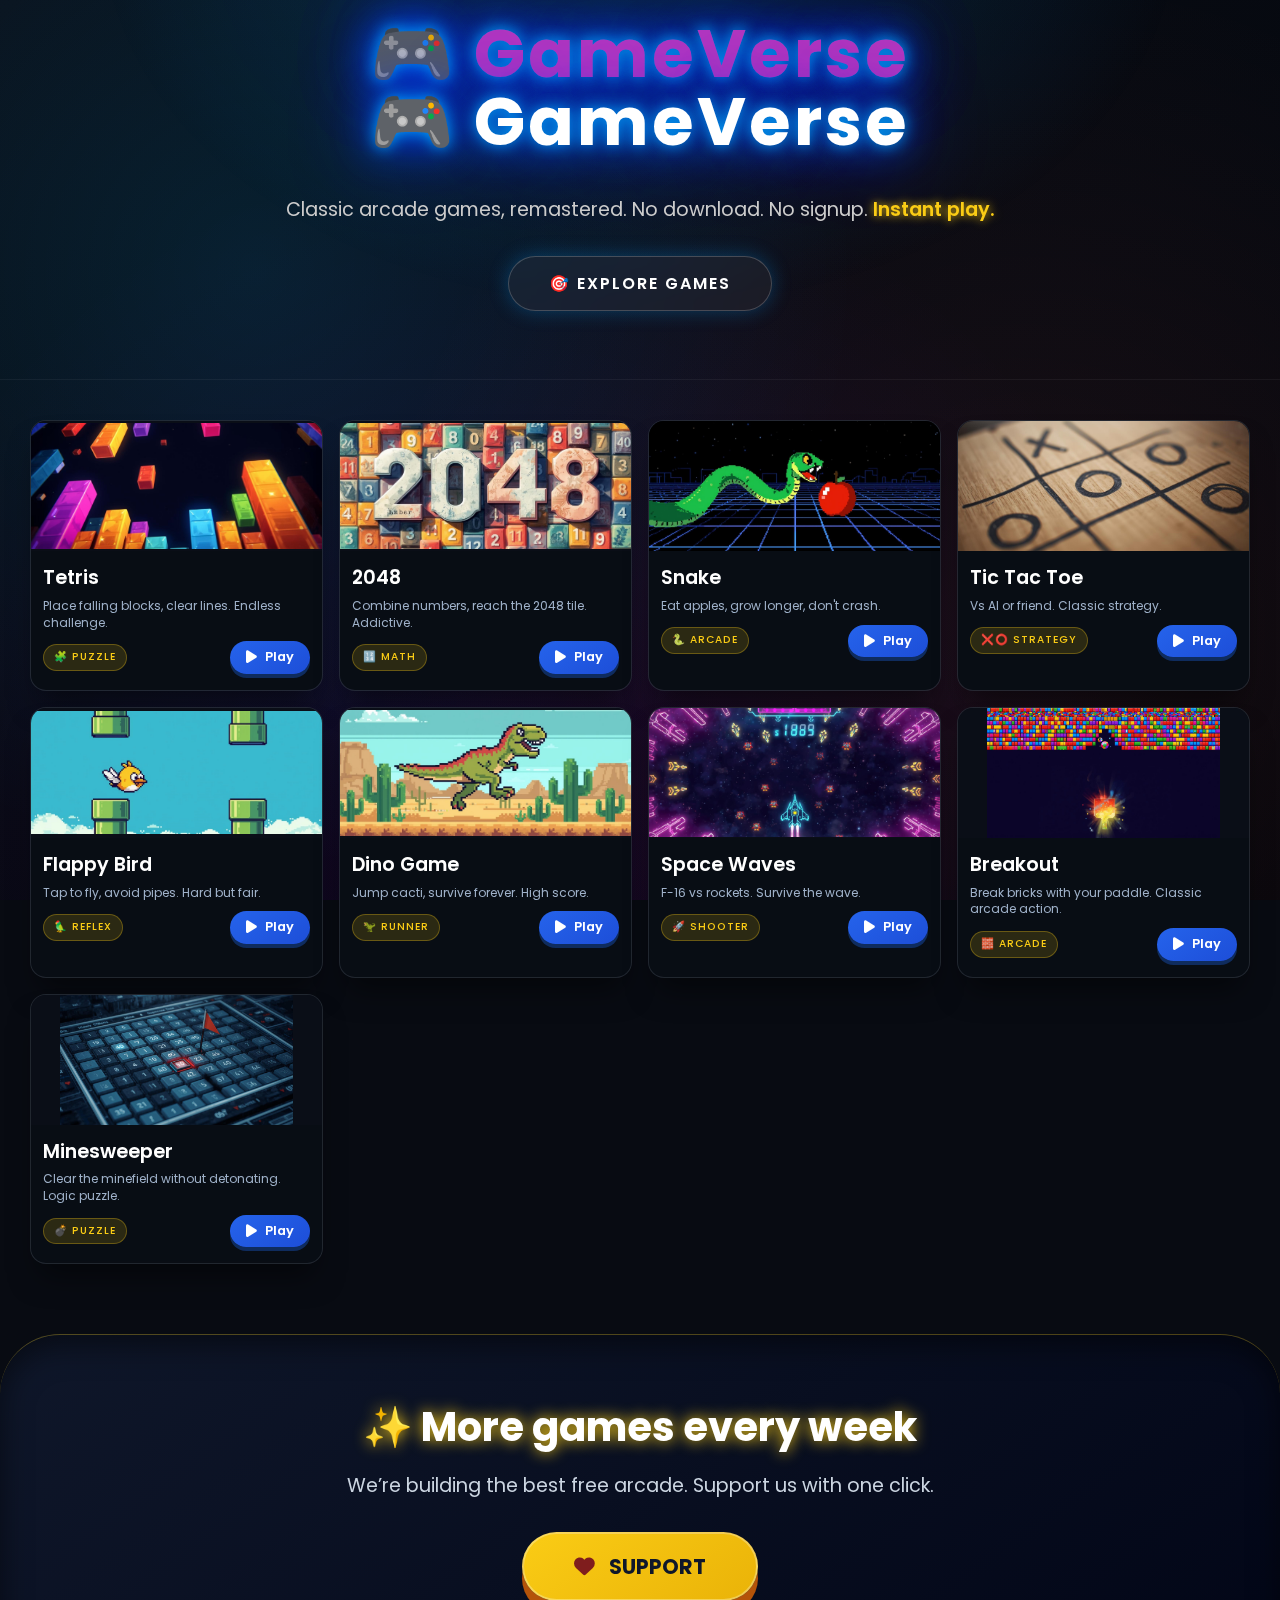
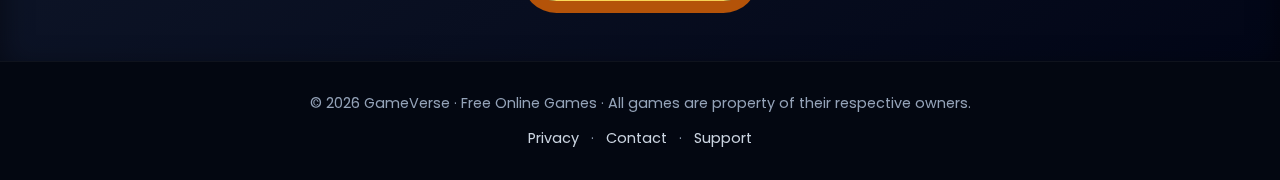
<file: index.html>
<!DOCTYPE html>
<html lang="en">
<head>
  <!-- Google tag (gtag.js) -->
  <script async src="https://www.googletagmanager.com/gtag/js?id=G-F584GKZ8S7"></script>
  <script>
    window.dataLayer = window.dataLayer || [];
    function gtag(){dataLayer.push(arguments);}
    gtag('js', new Date());
    gtag('config', 'G-F584GKZ8S7');
  </script>
  
  <!-- Monetag MultiTag – ضع معرف المنطقة الخاص بك -->
  <script src="https://domain.com/multitag.min.js" data-zone="YOUR_ZONE_ID" data-sdk="show_YOUR_ZONE_ID"></script>

  <meta charset="UTF-8">
  <meta name="viewport" content="width=device-width, initial-scale=1.0, maximum-scale=1.0, user-scalable=no">
  <title>🎮 GameVerse – 9 Classic Free Games</title>
  <meta name="description" content="Play 9 classic arcade games online for free. No download, no signup. Tetris, 2048, Snake, Tic Tac Toe, Flappy Bird, Dino, Space Waves, Breakout, Minesweeper.">
  <meta name="keywords" content="free games, tetris, 2048, snake, flappy bird, dino game, space waves, breakout, minesweeper">

  <!-- Font Awesome 6 & Google Fonts -->
  <link rel="stylesheet" href="https://cdnjs.cloudflare.com/ajax/libs/font-awesome/6.7.2/css/all.min.css">
  <link href="https://fonts.googleapis.com/css2?family=Poppins:wght@400;500;600;700&display=swap" rel="stylesheet">
  
  <style>
    /* ===== الأنماط الأصلية محفوظة بالكامل ===== */
    * {
      margin: 0;
      padding: 0;
      box-sizing: border-box;
    }

    body {
      font-family: 'Poppins', sans-serif;
      background: #080b12;
      color: #fff;
      overflow-x: hidden;
      line-height: 1.6;
      position: relative;
    }

    /* الخلفية */
    body::before {
      content: '';
      position: fixed;
      top: 0;
      left: 0;
      width: 100%;
      height: 100%;
      background: 
        radial-gradient(circle at 20% 30%, rgba(0, 180, 255, 0.12) 0%, transparent 50%),
        radial-gradient(circle at 80% 70%, rgba(255, 100, 100, 0.08) 0%, transparent 55%),
        radial-gradient(circle at 40% 90%, rgba(150, 0, 255, 0.1) 0%, transparent 60%),
        linear-gradient(145deg, #0a0e17 0%, #03050a 100%);
      z-index: -2;
      pointer-events: none;
    }

    body::after {
      content: '';
      position: fixed;
      top: 0;
      left: 0;
      width: 100%;
      height: 100%;
      background-image: url('https://www.transparenttextures.com/patterns/stardust.png');
      opacity: 0.2;
      z-index: -1;
      pointer-events: none;
    }

    /* Hero Section */
    .hero {
      position: relative;
      min-height: 380px;
      display: flex;
      align-items: center;
      justify-content: center;
      text-align: center;
      background: transparent;
      overflow: hidden;
      border-bottom: 1px solid rgba(255,255,255,0.05);
    }

    .hero-content {
      max-width: 900px;
      padding: 40px 20px;
      z-index: 2;
    }

    .hero h1 {
      font-size: 4.2rem;
      font-weight: 700;
      letter-spacing: 3px;
      color: #fff;
      text-shadow: 0 0 15px #00a6ff, 0 0 40px #004cff, 0 0 80px #0026ff;
      margin-bottom: 20px;
      animation: glitch 3s infinite;
    }

    .glitch::before,
    .glitch::after {
      content: attr(data-text);
      position: absolute;
      top: 0;
      left: 0;
      width: 100%;
      height: 100%;
      opacity: 0.7;
    }

    .glitch::before {
      color: #ff00c1;
      z-index: -1;
      animation: glitch-offset 0.3s infinite linear alternate-reverse;
    }

    .glitch::after {
      color: #00fff9;
      z-index: -2;
      animation: glitch-offset2 0.2s infinite linear alternate-reverse;
    }

    @keyframes glitch {
      2%, 64% { transform: skew(0deg, 0deg); }
      4%, 60% { transform: skew(2deg, 1deg); }
      62% { transform: skew(-3deg, -2deg); }
    }

    @keyframes glitch-offset {
      0% { left: -2px; }
      100% { left: 2px; }
    }

    @keyframes glitch-offset2 {
      0% { left: 2px; top: 1px; }
      100% { left: -2px; top: -1px; }
    }

    .subtitle {
      font-size: 1.2rem;
      color: #ccc;
      margin-bottom: 30px;
      font-weight: 400;
    }

    .highlight {
      color: #facc15;
      font-weight: 600;
      text-shadow: 0 0 10px #facc15;
    }

    .btn-glow {
      display: inline-block;
      padding: 14px 40px;
      background: rgba(255,255,255,0.05);
      border: 1.5px solid rgba(255,255,255,0.2);
      backdrop-filter: blur(10px);
      border-radius: 60px;
      color: white;
      font-weight: 600;
      letter-spacing: 2px;
      text-decoration: none;
      transition: all 0.3s;
      box-shadow: 0 0 20px rgba(0,160,255,0.3);
    }

    .btn-glow:hover {
      background: #00a6ff;
      border-color: #00a6ff;
      box-shadow: 0 0 40px #00a6ff;
      transform: scale(1.05);
    }

    .hero-decoration {
      position: absolute;
      width: 100%;
      height: 100%;
      background: radial-gradient(ellipse at 50% -20%, rgba(0,150,255,0.2), transparent 60%);
      top: 0;
      z-index: 1;
    }

    /* Games Grid */
    .container {
      max-width: 1300px;
      margin: 40px auto;
      padding: 0 30px;
    }

    .games-grid {
      display: grid;
      grid-template-columns: repeat(auto-fill, minmax(280px, 1fr));
      gap: 20px;
      margin-top: 20px;
    }

    /* Game Card – موحد */
    .game-card {
      background: rgba(18, 25, 35, 0.7);
      backdrop-filter: blur(12px);
      -webkit-backdrop-filter: blur(12px);
      border: 1px solid rgba(255, 255, 255, 0.08);
      border-radius: 16px;
      overflow: hidden;
      transition: all 0.3s ease;
      display: flex;
      flex-direction: column;
      box-shadow: 0 20px 30px -10px rgba(0,0,0,0.5);
      height: 100%;
    }

    .game-card:hover {
      transform: translateY(-8px);
      border-color: rgba(250,204,21,0.5);
      box-shadow: 0 30px 50px -15px #facc1540;
    }

    .card-img {
      width: 100%;
      height: 130px;
      background-color: #0a0e17;
      display: flex;
      align-items: center;
      justify-content: center;
      overflow: hidden;
    }

    .card-img img {
      width: 100%;
      height: 100%;
      object-fit: contain;
      display: block;
    }

    .card-info {
      padding: 12px 12px 16px;
      background: rgba(8, 12, 19, 0.9);
      backdrop-filter: blur(4px);
      flex: 1;
    }

    .card-info h3 {
      font-size: 1.2rem;
      font-weight: 600;
      margin-bottom: 4px;
      color: #fff;
    }

    .card-info p {
      color: #b0c4de;
      font-size: 0.75rem;
      margin-bottom: 10px;
      line-height: 1.4;
      opacity: 0.9;
    }

    .card-footer {
      display: flex;
      justify-content: space-between;
      align-items: center;
      margin-top: 8px;
    }

    .game-badge {
      background: rgba(250,204,21,0.15);
      border: 1px solid rgba(250,204,21,0.3);
      border-radius: 40px;
      padding: 4px 10px;
      font-size: 0.65rem;
      font-weight: 500;
      color: #facc15;
      text-transform: uppercase;
      letter-spacing: 1px;
    }

    .play-btn {
      background: linear-gradient(145deg, #2563eb, #1d4ed8);
      border: none;
      border-radius: 40px;
      padding: 6px 16px;
      color: white;
      font-weight: 600;
      text-decoration: none;
      display: flex;
      align-items: center;
      gap: 8px;
      transition: 0.2s;
      box-shadow: 0 4px 0 #0f2c5e;
      font-size: 0.8rem;
    }

    .play-btn i {
      font-size: 0.9rem;
    }

    .play-btn:hover {
      transform: translateY(-2px);
      box-shadow: 0 6px 0 #0f2c5e;
      background: linear-gradient(145deg, #3b82f6, #2563eb);
    }

    /* CTA Section */
    .cta-section {
      background: linear-gradient(145deg, #0f172a, #020617);
      border-radius: 60px 60px 0 0;
      margin-top: 70px;
      padding: 60px 30px;
      text-align: center;
      border-top: 1px solid rgba(250,204,21,0.3);
      box-shadow: inset 0 10px 30px rgba(0,0,0,0.5);
    }

    .cta-content h2 {
      font-size: 2.5rem;
      font-weight: 700;
      margin-bottom: 12px;
      color: white;
      text-shadow: 0 0 15px #facc15;
    }

    .cta-content p {
      color: #cbd5e1;
      font-size: 1.2rem;
      margin-bottom: 30px;
    }

    .btn-cta {
      display: inline-block;
      padding: 16px 50px;
      background: linear-gradient(145deg, #facc15, #eab308);
      border-radius: 60px;
      color: #0f172a;
      font-weight: 700;
      font-size: 1.3rem;
      text-decoration: none;
      box-shadow: 0 12px 0 #b45309;
      transition: 0.2s;
      border: 2px solid rgba(255,255,255,0.3);
    }

    .btn-cta i {
      margin-right: 10px;
      color: #7f1d1d;
    }

    .btn-cta:hover {
      transform: translateY(-6px);
      box-shadow: 0 18px 0 #b45309;
      background: linear-gradient(145deg, #fde047, #facc15);
    }

    /* Footer */
    footer {
      text-align: center;
      padding: 30px 20px;
      background: rgba(3, 7, 18, 0.9);
      backdrop-filter: blur(10px);
      color: #94a3b8;
      font-size: 0.9rem;
      border-top: 1px solid rgba(255,255,255,0.05);
    }

    .footer-links {
      margin-top: 12px;
    }

    .footer-links a {
      color: #cbd5e1;
      text-decoration: none;
      margin: 0 8px;
      transition: 0.2s;
    }

    .footer-links a:hover {
      color: #facc15;
    }

    /* Responsive */
    @media screen and (max-width: 800px) {
      .hero h1 { font-size: 3rem; }
    }

    @media screen and (max-width: 600px) {
      .hero h1 { font-size: 2.4rem; }
      .subtitle { font-size: 1rem; }
      .cta-content h2 { font-size: 1.8rem; }
      .btn-cta { padding: 14px 30px; font-size: 1.1rem; }
      .container { padding: 0 20px; }
    }

    /* شاشات كبيرة: 4 كروت */
    @media screen and (min-width: 1000px) {
      .games-grid {
        grid-template-columns: repeat(4, 1fr);
        gap: 16px;
      }
    }

    /* شاشات متوسطة: 2 كروت */
    @media screen and (min-width: 600px) and (max-width: 999px) {
      .games-grid {
        grid-template-columns: repeat(2, 1fr);
      }
    }

    /* شاشات صغيرة: 1 كارت */
    @media screen and (max-width: 599px) {
      .games-grid {
        grid-template-columns: 1fr;
      }
    }
  </style>
</head>
<body>

  <!-- Hero Section -->
  <header class="hero">
    <div class="hero-content">
      <h1 class="glitch" data-text="🎮 GameVerse">🎮 GameVerse</h1>
      <p class="subtitle">Classic arcade games, remastered. No download. No signup. <span class="highlight">Instant play.</span></p>
      <div class="hero-cta">
        <a href="#games" class="btn-glow">🎯 EXPLORE GAMES</a>
      </div>
    </div>
    <div class="hero-decoration"></div>
  </header>

  <!-- Games Grid (9 ألعاب) -->
  <main class="container" id="games">
    <div class="games-grid">

      <!-- 1. Tetris -->
      <div class="game-card">
        <div class="card-img">
          <img src="tetris.jpg" alt="Tetris Game">
        </div>
        <div class="card-info">
          <h3>Tetris</h3>
          <p>Place falling blocks, clear lines. Endless challenge.</p>
          <div class="card-footer">
            <span class="game-badge">🧩 Puzzle</span>
            <a href="Tetris/index.html" class="play-btn"><i class="fas fa-play"></i> Play</a>
          </div>
        </div>
      </div>

      <!-- 2. 2048 -->
      <div class="game-card">
        <div class="card-img">
          <img src="2048.jpg" alt="2048 Game">
        </div>
        <div class="card-info">
          <h3>2048</h3>
          <p>Combine numbers, reach the 2048 tile. Addictive.</p>
          <div class="card-footer">
            <span class="game-badge">🔢 Math</span>
            <a href="2048/index.html" class="play-btn"><i class="fas fa-play"></i> Play</a>
          </div>
        </div>
      </div>

      <!-- 3. Snake -->
      <div class="game-card">
        <div class="card-img">
          <img src="snake.jpg" alt="Snake Game">
        </div>
        <div class="card-info">
          <h3>Snake</h3>
          <p>Eat apples, grow longer, don't crash.</p>
          <div class="card-footer">
            <span class="game-badge">🐍 Arcade</span>
            <a href="snake/index.html" class="play-btn"><i class="fas fa-play"></i> Play</a>
          </div>
        </div>
      </div>

      <!-- 4. Tic Tac Toe -->
      <div class="game-card">
        <div class="card-img">
          <img src="tic.jpg" alt="Tic Tac Toe Game">
        </div>
        <div class="card-info">
          <h3>Tic Tac Toe</h3>
          <p>Vs AI or friend. Classic strategy.</p>
          <div class="card-footer">
            <span class="game-badge">❌⭕ Strategy</span>
            <a href="tic%20tac%20toe/index.html" class="play-btn"><i class="fas fa-play"></i> Play</a>
          </div>
        </div>
      </div>

      <!-- 5. Flappy Bird -->
      <div class="game-card">
        <div class="card-img">
          <img src="flappy.jpg" alt="Flappy Bird Game">
        </div>
        <div class="card-info">
          <h3>Flappy Bird</h3>
          <p>Tap to fly, avoid pipes. Hard but fair.</p>
          <div class="card-footer">
            <span class="game-badge">🦜 Reflex</span>
            <a href="flappy-bird/index.html" class="play-btn"><i class="fas fa-play"></i> Play</a>
          </div>
        </div>
      </div>

      <!-- 6. Dino Game -->
      <div class="game-card">
        <div class="card-img">
          <img src="dino.jpg" alt="Dino Game">
        </div>
        <div class="card-info">
          <h3>Dino Game</h3>
          <p>Jump cacti, survive forever. High score.</p>
          <div class="card-footer">
            <span class="game-badge">🦖 Runner</span>
            <a href="dinorun/index.html" class="play-btn"><i class="fas fa-play"></i> Play</a>
          </div>
        </div>
      </div>

      <!-- 7. Space Waves -->
      <div class="game-card">
        <div class="card-img">
          <img src="space.jpg" alt="Space Waves Game">
        </div>
        <div class="card-info">
          <h3>Space Waves</h3>
          <p>F-16 vs rockets. Survive the wave.</p>
          <div class="card-footer">
            <span class="game-badge">🚀 Shooter</span>
            <a href="spacewaves/index.html" class="play-btn"><i class="fas fa-play"></i> Play</a>
          </div>
        </div>
      </div>

      <!-- 8. Breakout (جديد) -->
      <div class="game-card">
        <div class="card-img">
          <img src="breakout.jpg" alt="Breakout Game">
        </div>
        <div class="card-info">
          <h3>Breakout</h3>
          <p>Break bricks with your paddle. Classic arcade action.</p>
          <div class="card-footer">
            <span class="game-badge">🧱 Arcade</span>
            <a href="breakout/index.html" class="play-btn"><i class="fas fa-play"></i> Play</a>
          </div>
        </div>
      </div>

      <!-- 9. Minesweeper (جديد) -->
      <div class="game-card">
        <div class="card-img">
          <img src="minesweeper.jpg" alt="Minesweeper Game">
        </div>
        <div class="card-info">
          <h3>Minesweeper</h3>
          <p>Clear the minefield without detonating. Logic puzzle.</p>
          <div class="card-footer">
            <span class="game-badge">💣 Puzzle</span>
            <a href="minesweeper/index.html" class="play-btn"><i class="fas fa-play"></i> Play</a>
          </div>
        </div>
      </div>

    </div>
  </main>

  <!-- CTA Section -->
  <section class="cta-section">
    <div class="cta-content">
      <h2>✨ More games every week</h2>
      <p>We’re building the best free arcade. Support us with one click.</p>
      <a href="#" id="supportLandingBtn" class="btn-cta"><i class="fas fa-heart"></i> SUPPORT</a>
    </div>
  </section>

  <!-- Footer -->
  <footer>
    <p>© 2026 GameVerse · Free Online Games · All games are property of their respective owners.</p>
    <p class="footer-links">
      <a href="#">Privacy</a> · 
      <a href="#">Contact</a> · 
      <a href="#" id="footerSupport">Support</a>
    </p>
  </footer>

  <script>
    // روابط الدعم
    const SUPPORT_LINK = 'https://ko-fi.com/help_tommy';
    document.getElementById('supportLandingBtn')?.setAttribute('href', SUPPORT_LINK);
    document.getElementById('footerSupport')?.setAttribute('href', SUPPORT_LINK);
  </script>
</body>
</html>
</file>
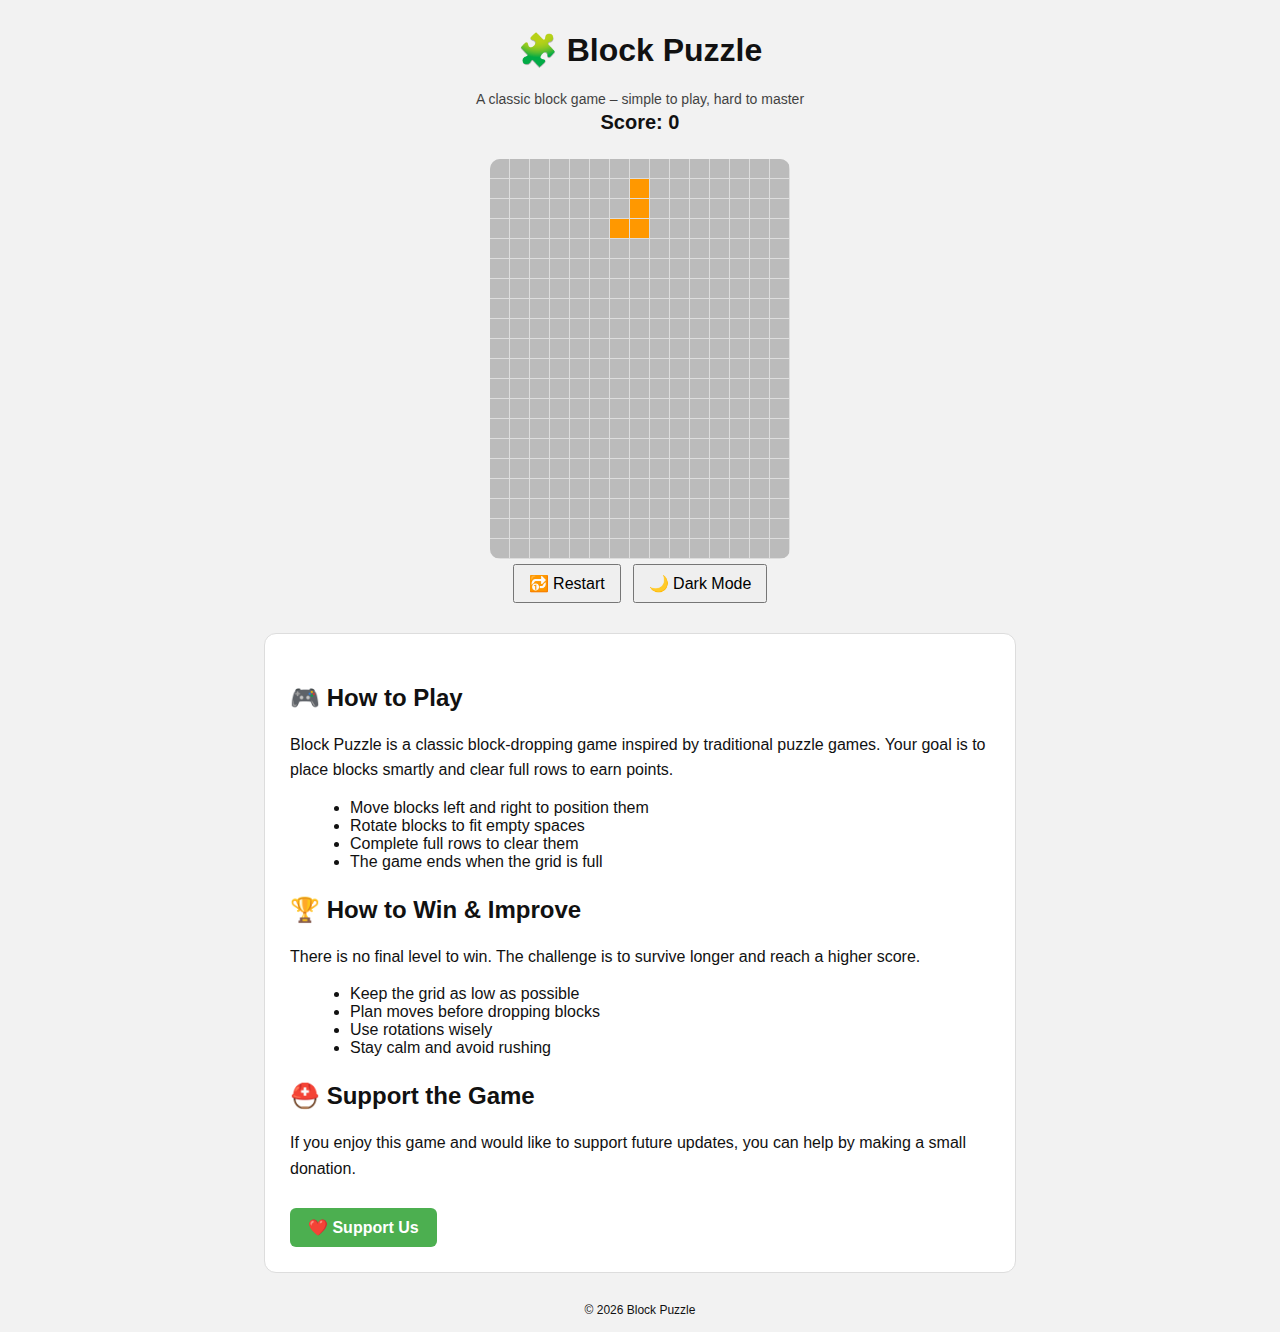
<file: block-puzzle/index.html>
<!DOCTYPE html>
<html lang="en">
<head>
<meta charset="UTF-8">
<meta name="viewport" content="width=device-width, initial-scale=1.0">
<title>Block Puzzle</title>

<style>
:root{
  --bg:#f2f2f2;
  --text:#111;
  --card:#fff;
  --border:#ddd;
}
body.dark{
  --bg:#121212;
  --text:#eee;
  --card:#1e1e1e;
  --border:#333;
}
body{
  margin:0;
  font-family:Arial,sans-serif;
  background:var(--bg);
  color:var(--text);
  text-align:center;
  overscroll-behavior:none;
}

header{padding:10px}

#score{
  font-size:20px;
  font-weight:bold;
}

canvas{
  background:#ddd;
  border-radius:10px;
  margin:15px auto 5px;
  display:block;
}

.controls-under{
  display:flex;
  justify-content:center;
  gap:12px;
  margin-bottom:10px;
}

button{
  padding:8px 14px;
  cursor:pointer;
  font-size:16px;
  touch-action:manipulation;
}

.mobile{
  display:none;
  justify-content:center;
  gap:18px;
  margin:10px 0;
}

.mobile button{
  font-size:26px;
  padding:14px 18px;
}

@media (max-width:768px){
  .mobile{display:flex;}
}

/* BLOG */
.blog{
  max-width:700px;
  margin:30px auto;
  padding:25px;
  background:var(--card);
  border-radius:12px;
  text-align:left;
  font-size:16px;
  border:1px solid var(--border);
}
.blog h2{
  text-align:left;
  margin-top:25px;
}
.blog p{
  line-height:1.6;
}
.blog ul{
  margin-left:20px;
}

.support-btn{
  display:inline-block;
  margin-top:10px;
  padding:10px 18px;
  background:#4caf50;
  color:#fff;
  border-radius:6px;
  text-decoration:none;
  font-weight:bold;
}

/* GAME OVER */
#gameOver{
  position:fixed;
  inset:0;
  background:rgba(0,0,0,.7);
  color:#fff;
  display:none;
  align-items:center;
  justify-content:center;
  flex-direction:column;
  font-size:24px;
}

footer{font-size:12px;margin:15px}
</style>
</head>

<body>

<header>
  <h1>🧩 Block Puzzle</h1>
  <p style="margin:4px 0;font-size:14px;opacity:.8">
    A classic block game – simple to play, hard to master
  </p>
  <div id="score">Score: 0</div>
</header>

<canvas id="game" width="300" height="400"></canvas>

<div class="controls-under">
  <button type="button" onclick="restartGame()">🔂 Restart</button>
  <button type="button" onclick="toggleDark()">🌙 Dark Mode</button>
</div>

<div class="mobile">
  <button type="button" onclick="rotate(event)">⬆️</button>
  <button type="button" onclick="move(-1,event)">⬅️</button>
  <button type="button" onclick="drop(event)">⬇️</button>
  <button type="button" onclick="move(1,event)">➡️</button>
</div>

<section class="blog">
  <h2>🎮 How to Play</h2>
  <p>
    Block Puzzle is a classic block-dropping game inspired by traditional
    puzzle games. Your goal is to place blocks smartly and clear full rows
    to earn points.
  </p>
  <ul>
    <li>Move blocks left and right to position them</li>
    <li>Rotate blocks to fit empty spaces</li>
    <li>Complete full rows to clear them</li>
    <li>The game ends when the grid is full</li>
  </ul>

  <h2>🏆 How to Win & Improve</h2>
  <p>
    There is no final level to win. The challenge is to survive longer
    and reach a higher score.
  </p>
  <ul>
    <li>Keep the grid as low as possible</li>
    <li>Plan moves before dropping blocks</li>
    <li>Use rotations wisely</li>
    <li>Stay calm and avoid rushing</li>
  </ul>

  <h2>⛑️ Support the Game</h2>
  <p>
    If you enjoy this game and would like to support future updates,
    you can help by making a small donation.
  </p>

  <a class="support-btn"
     href="https://ko-fi.com/help_tommy"
     target="_blank">
    ❤️ Support Us
  </a>
</section>

<footer>© 2026 Block Puzzle</footer>

<div id="gameOver">
  <div>Game Over</div>
  <button type="button" onclick="restartGame()">♻️ Restart</button>
</div>

<script>
const canvas=document.getElementById("game");
const ctx=canvas.getContext("2d");

const COLS=15, ROWS=20;
const SIZE=canvas.width/COLS;

let grid,current,score=0,gameOver=false;
let restartClickedOnce=false;

const scoreEl=document.getElementById("score");
const overBox=document.getElementById("gameOver");

// 🔗 Monetag link (Restart first click)
const AFFILIATE_LINK="https://otieu.com/4/10534586";

const SHAPES=[
 {shape:[[1,1],[1,1]], color:"#f44336"},
 {shape:[[1,1,1,1]], color:"#2196f3"},
 {shape:[[1,0],[1,0],[1,1]], color:"#4caf50"},
 {shape:[[0,1],[0,1],[1,1]], color:"#ff9800"},
 {shape:[[1,1,0],[0,1,1]], color:"#9c27b0"}
];

function emptyGrid(){
  return Array.from({length:ROWS},()=>Array(COLS).fill(null));
}

function newBlock(){
  const b=SHAPES[Math.floor(Math.random()*SHAPES.length)];
  return{
    x:6,y:0,
    shape:JSON.parse(JSON.stringify(b.shape)),
    color:b.color
  };
}

function rotate(e){
  if(e) e.preventDefault();
  if(gameOver) return;
  const r=current.shape[0].map((_,i)=>current.shape.map(row=>row[i]).reverse());
  const old=current.shape;
  current.shape=r;
  if(collide()) current.shape=old;
}

function draw(){
  ctx.clearRect(0,0,canvas.width,canvas.height);
  for(let y=0;y<ROWS;y++){
    for(let x=0;x<COLS;x++){
      ctx.fillStyle=grid[y][x]||"#bbb";
      ctx.fillRect(x*SIZE,y*SIZE,SIZE-1,SIZE-1);
    }
  }
  ctx.fillStyle=current.color;
  current.shape.forEach((row,y)=>{
    row.forEach((v,x)=>{
      if(v){
        ctx.fillRect((current.x+x)*SIZE,(current.y+y)*SIZE,SIZE-1,SIZE-1);
      }
    });
  });
}

function collide(){
  return current.shape.some((row,y)=>
    row.some((v,x)=>{
      if(!v)return false;
      let ny=current.y+y, nx=current.x+x;
      return ny>=ROWS||nx<0||nx>=COLS||grid[ny][nx];
    })
  );
}

function merge(){
  current.shape.forEach((row,y)=>{
    row.forEach((v,x)=>{
      if(v) grid[current.y+y][current.x+x]=current.color;
    });
  });
}

function clearLines(){
  for(let y=ROWS-1;y>=0;y--){
    if(grid[y].every(c=>c)){
      grid.splice(y,1);
      grid.unshift(Array(COLS).fill(null));
      score+=10;
      y++;
    }
  }
  scoreEl.textContent="Score: "+score;
}

function drop(e){
  if(e) e.preventDefault();
  if(gameOver) return;
  current.y++;
  if(collide()){
    current.y--;
    merge();
    clearLines();
    current=newBlock();
    if(collide()){
      gameOver=true;
      overBox.style.display="flex";
    }
  }
}

function move(dir,e){
  if(e) e.preventDefault();
  if(gameOver) return;
  current.x+=dir;
  if(collide()) current.x-=dir;
}

document.addEventListener("keydown",e=>{
  if(["ArrowUp","ArrowDown","ArrowLeft","ArrowRight"].includes(e.key))
    e.preventDefault();
  if(e.key==="ArrowLeft")move(-1);
  if(e.key==="ArrowRight")move(1);
  if(e.key==="ArrowDown")drop();
  if(e.key==="ArrowUp")rotate();
});

function restartGame(){
  if(!restartClickedOnce){
    restartClickedOnce=true;
    window.open(AFFILIATE_LINK,"_blank");
    return;
  }
  start();
}

function start(){
  grid=emptyGrid();
  current=newBlock();
  score=0;
  gameOver=false;
  scoreEl.textContent="Score: 0";
  overBox.style.display="none";
}

function toggleDark(){
  document.body.classList.toggle("dark");
}

start();
setInterval(()=>{drop();draw();},700);
</script>

<!-- Monetag Vignette Ad -->
<script>
(function(s){
  s.dataset.zone='10534618';
  s.src='https://gizokraijaw.net/vignette.min.js';
})([document.documentElement, document.body].filter(Boolean)
  .pop()
  .appendChild(document.createElement('script')));
</script>

</body>
</html>
</file>
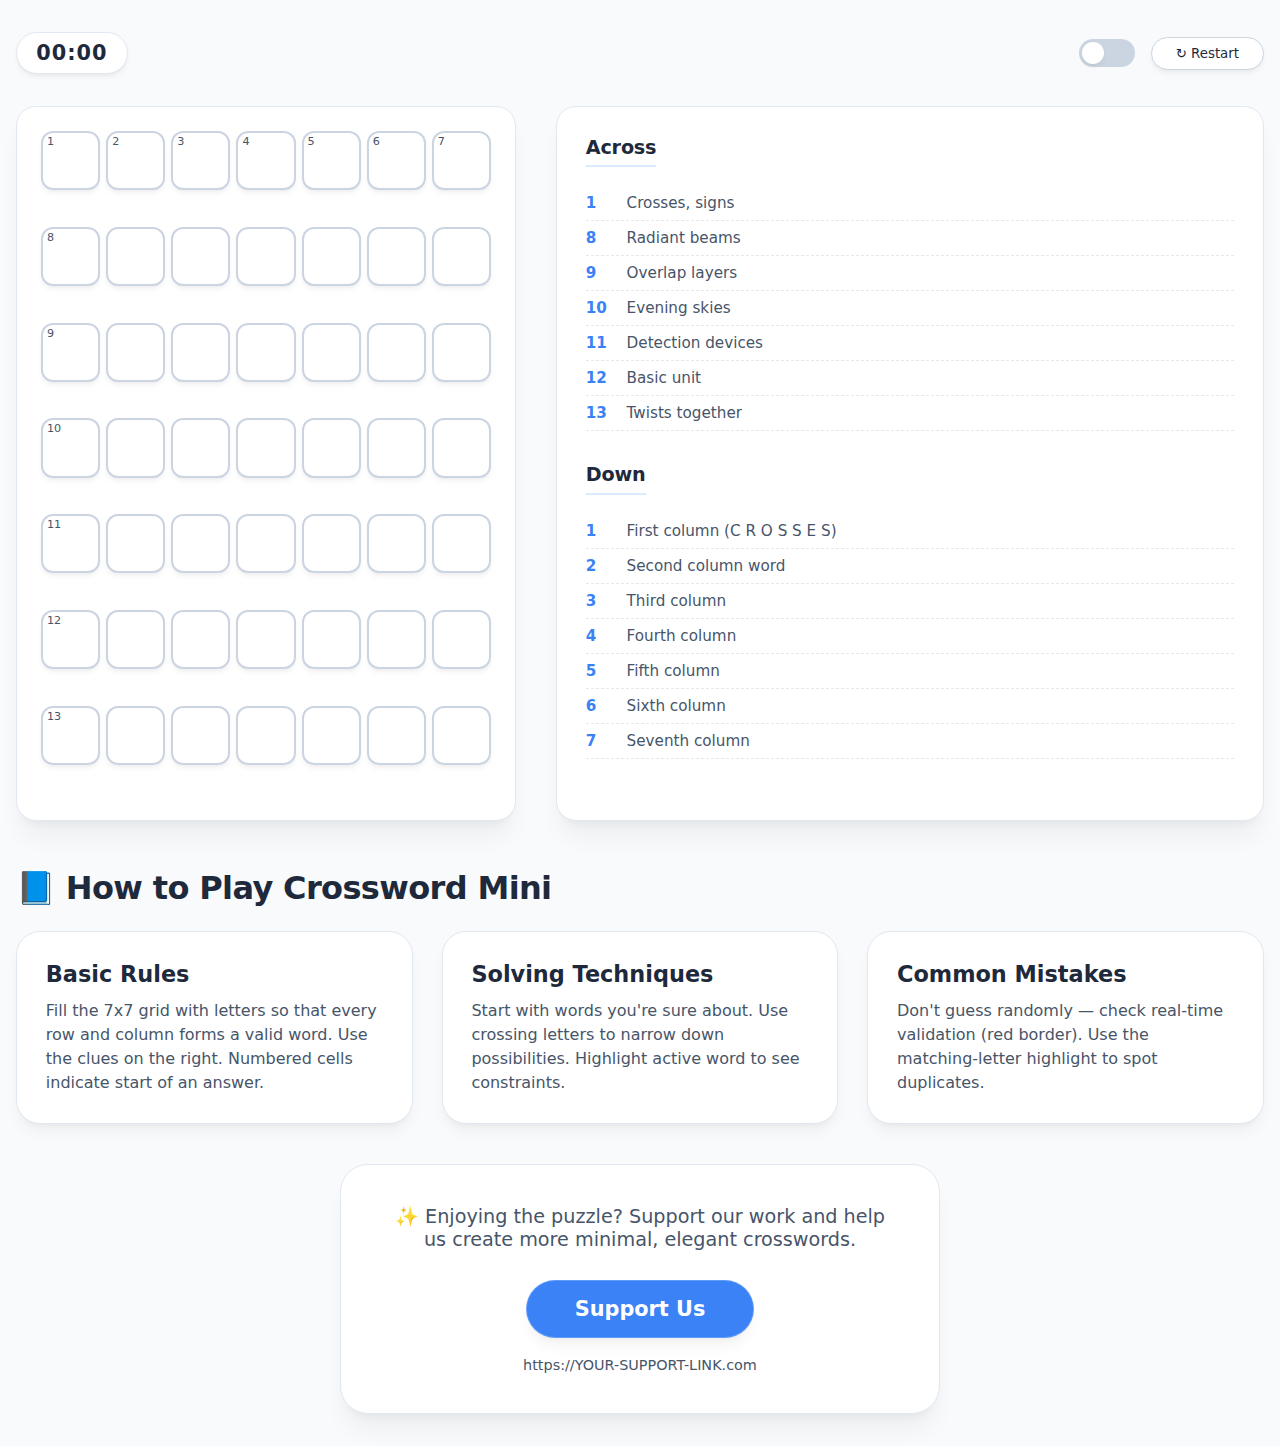
<file: Crossword Mini/index.html>
<!DOCTYPE html>
<html lang="en">
<head>
  <meta charset="UTF-8">
  <meta name="viewport" content="width=device-width, initial-scale=1.0">
  <title>Crossword Mini · professional edition</title>
  <style>
    * {
      margin: 0;
      padding: 0;
      box-sizing: border-box;
      font-family: system-ui, -apple-system, 'Segoe UI', Roboto, 'Helvetica Neue', sans-serif;
    }

    /* CSS variables – elegant light palette & dark override */
    :root {
      --bg: #f8fafc;
      --surface: #ffffff;
      --text-primary: #1e293b;
      --text-secondary: #475569;
      --border-light: #e2e8f0;
      --border-soft: #cbd5e1;
      --accent: #3b82f6;
      --accent-soft: #dbeafe;
      --highlight-word: #e6f0ff;
      --highlight-letter: #fef9c3;
      --error-bg: #fee2e2;
      --error-border: #ef4444;
      --shadow-sm: 0 4px 6px -1px rgb(0 0 0 / 0.05), 0 2px 4px -2px rgb(0 0 0 / 0.05);
      --shadow-md: 0 10px 15px -3px rgb(0 0 0 / 0.05), 0 4px 6px -4px rgb(0 0 0 / 0.05);
      --shadow-lg: 0 20px 25px -5px rgb(0 0 0 / 0.05), 0 8px 10px -6px rgb(0 0 0 / 0.05);
      --card-radius: 20px;
      --grid-gap: 6px;
      --transition: all 0.2s ease;
    }

    body.dark {
      --bg: #0f172a;
      --surface: #1e293b;
      --text-primary: #f1f5f9;
      --text-secondary: #cbd5e1;
      --border-light: #334155;
      --border-soft: #475569;
      --accent: #60a5fa;
      --accent-soft: #1e3a5f;
      --highlight-word: #2a3a5a;
      --highlight-letter: #5f5b2b;
      --error-bg: #451a1a;
      --error-border: #f87171;
      --shadow-sm: 0 4px 6px -1px rgb(0 0 0 / 0.3), 0 2px 4px -2px rgb(0 0 0 / 0.3);
    }

    body {
      background: var(--bg);
      color: var(--text-primary);
      min-height: 100vh;
      display: flex;
      justify-content: center;
      padding: 2rem 1rem;
      transition: background 0.3s, color 0.2s;
    }

    .app-container {
      max-width: 1300px;
      width: 100%;
    }

    /* header with timer, dark toggle, restart */
    .game-header {
      display: flex;
      justify-content: space-between;
      align-items: center;
      margin-bottom: 2rem;
      flex-wrap: wrap;
      gap: 1rem;
    }

    .timer {
      background: var(--surface);
      padding: 0.5rem 1.2rem;
      border-radius: 40px;
      box-shadow: var(--shadow-sm);
      font-weight: 600;
      font-size: 1.3rem;
      letter-spacing: 1px;
      border: 1px solid var(--border-light);
    }

    .header-actions {
      display: flex;
      gap: 1rem;
      align-items: center;
    }

    /* dark mode toggle – animated switch */
    .theme-switch {
      position: relative;
      display: inline-block;
      width: 56px;
      height: 28px;
    }
    .theme-switch input {
      opacity: 0;
      width: 0;
      height: 0;
    }
    .slider {
      position: absolute;
      cursor: pointer;
      top: 0;
      left: 0;
      right: 0;
      bottom: 0;
      background-color: #cbd5e1;
      transition: 0.3s;
      border-radius: 34px;
    }
    .slider:before {
      position: absolute;
      content: "";
      height: 22px;
      width: 22px;
      left: 3px;
      bottom: 3px;
      background-color: white;
      transition: 0.3s;
      border-radius: 50%;
      box-shadow: var(--shadow-sm);
    }
    input:checked + .slider {
      background-color: #3b82f6;
    }
    input:checked + .slider:before {
      transform: translateX(28px);
    }
    body.dark .slider {
      background-color: #475569;
    }

    .restart-btn {
      background: var(--surface);
      border: 1px solid var(--border-soft);
      padding: 0.5rem 1.5rem;
      border-radius: 40px;
      font-weight: 500;
      color: var(--text-primary);
      cursor: pointer;
      box-shadow: var(--shadow-sm);
      transition: var(--transition);
    }
    .restart-btn:hover {
      background: var(--accent-soft);
      border-color: var(--accent);
    }

    /* main game area: grid + clues sidebar */
    .game-area {
      display: flex;
      flex-direction: row;
      gap: 2.5rem;
      flex-wrap: wrap;
      justify-content: center;
      margin-bottom: 3rem;
    }

    .crossword-grid {
      display: grid;
      grid-template-columns: repeat(7, 1fr);
      gap: var(--grid-gap);
      background: var(--surface);
      padding: 1.5rem;
      border-radius: var(--card-radius);
      box-shadow: var(--shadow-lg);
      border: 1px solid var(--border-light);
      max-width: 500px;
      width: fit-content;
      margin: 0 auto;
    }

    .cell {
      aspect-ratio: 1 / 1;
      min-width: 48px;
      background: var(--surface);
      border: 2px solid var(--border-soft);
      border-radius: 12px;
      display: flex;
      align-items: center;
      justify-content: center;
      position: relative;
      font-size: 1.5rem;
      font-weight: 600;
      text-transform: uppercase;
      color: var(--text-primary);
      transition: background 0.1s, border 0.15s;
      box-shadow: var(--shadow-sm);
    }

    .cell input {
      width: 100%;
      height: 100%;
      border: none;
      background: transparent;
      text-align: center;
      font-size: 1.5rem;
      font-weight: 600;
      text-transform: uppercase;
      color: inherit;
      outline: none;
      border-radius: 10px;
    }

    .cell.numbered::before {
      content: attr(data-number);
      position: absolute;
      top: 2px;
      left: 4px;
      font-size: 0.7rem;
      font-weight: 500;
      color: var(--text-secondary);
      pointer-events: none;
    }

    /* highlight active word (row + col) */
    .cell.highlight-word {
      background-color: var(--highlight-word);
      border-color: var(--accent);
    }

    /* matching letters (same as current typed letter, not empty) */
    .cell.highlight-letter {
      background-color: var(--highlight-letter);
      border-color: #fbbf24;
    }

    /* validation error */
    .cell.error {
      background-color: var(--error-bg);
      border-color: var(--error-border);
    }

    .cell:focus-within {
      border-color: var(--accent);
      box-shadow: 0 0 0 3px var(--accent-soft);
    }

    /* clues sidebar */
    .clues-panel {
      background: var(--surface);
      border-radius: var(--card-radius);
      padding: 1.8rem 1.8rem;
      box-shadow: var(--shadow-lg);
      border: 1px solid var(--border-light);
      min-width: 260px;
      flex: 1 1 260px;
    }

    .clues-panel h3 {
      font-weight: 600;
      font-size: 1.2rem;
      margin-bottom: 1.2rem;
      letter-spacing: -0.2px;
      border-bottom: 2px solid var(--accent-soft);
      padding-bottom: 0.4rem;
      display: inline-block;
    }

    .clue-section {
      margin-bottom: 2rem;
    }

    .clue-list {
      list-style: none;
    }

    .clue-list li {
      padding: 0.5rem 0.5rem 0.5rem 0;
      border-bottom: 1px dashed var(--border-light);
      font-size: 0.95rem;
      display: flex;
      gap: 0.8rem;
      color: var(--text-secondary);
    }

    .clue-number {
      font-weight: 700;
      color: var(--accent);
      min-width: 28px;
    }

    /* blog & support cards */
    .blog-section {
      margin: 3rem 0 2rem;
    }

    .blog-section h2 {
      font-size: 2rem;
      font-weight: 600;
      margin-bottom: 1.5rem;
      letter-spacing: -0.02em;
    }

    .blog-cards {
      display: flex;
      gap: 1.8rem;
      flex-wrap: wrap;
    }

    .blog-card {
      background: var(--surface);
      padding: 1.8rem;
      border-radius: 24px;
      box-shadow: var(--shadow-md);
      border: 1px solid var(--border-light);
      flex: 1 1 200px;
      transition: transform 0.15s;
    }

    .blog-card:hover {
      transform: translateY(-4px);
      box-shadow: var(--shadow-lg);
    }

    .blog-card h3 {
      font-size: 1.4rem;
      font-weight: 600;
      margin-bottom: 0.75rem;
    }

    .blog-card p {
      color: var(--text-secondary);
      line-height: 1.5;
    }

    .support-card {
      background: var(--surface);
      border-radius: 28px;
      padding: 2.5rem;
      box-shadow: var(--shadow-lg);
      border: 1px solid var(--border-light);
      text-align: center;
      max-width: 600px;
      margin: 2.5rem auto 0;
    }

    .support-card p {
      font-size: 1.2rem;
      margin-bottom: 1.8rem;
      color: var(--text-secondary);
    }

    .support-btn {
      background: var(--accent);
      border: none;
      color: white;
      font-size: 1.3rem;
      font-weight: 600;
      padding: 1rem 3rem;
      border-radius: 50px;
      cursor: pointer;
      box-shadow: var(--shadow-md);
      transition: background 0.2s, transform 0.1s;
      border: 1px solid rgba(255,255,255,0.2);
    }

    .support-btn:hover {
      background: #2563eb;
      transform: scale(1.02);
    }

    .support-link {
      margin-top: 1.2rem;
      font-size: 0.9rem;
      color: var(--text-secondary);
      word-break: break-all;
    }

    /* win modal */
    .modal-overlay {
      position: fixed;
      top: 0; left: 0; width: 100%; height: 100%;
      background: rgba(0,0,0,0.4);
      backdrop-filter: blur(6px);
      display: flex;
      align-items: center;
      justify-content: center;
      z-index: 1000;
      opacity: 0;
      pointer-events: none;
      transition: opacity 0.3s;
    }

    .modal-overlay.show {
      opacity: 1;
      pointer-events: all;
    }

    .win-modal {
      background: var(--surface);
      padding: 2.5rem 3rem;
      border-radius: 48px;
      box-shadow: var(--shadow-lg);
      text-align: center;
      max-width: 400px;
      border: 1px solid var(--border-light);
      animation: modalPop 0.4s ease;
    }

    @keyframes modalPop {
      0% { transform: scale(0.8); opacity: 0; }
      100% { transform: scale(1); opacity: 1; }
    }

    .win-modal h2 {
      font-size: 2.5rem;
      margin-bottom: 1rem;
      color: var(--accent);
    }

    .win-modal p {
      font-size: 1.2rem;
      margin-bottom: 2rem;
    }

    .win-modal button {
      background: var(--accent);
      border: none;
      color: white;
      font-size: 1.2rem;
      padding: 0.8rem 2.5rem;
      border-radius: 40px;
      cursor: pointer;
      font-weight: 600;
    }

    /* utility */
    .text-muted { color: var(--text-secondary); }
    .flex { display: flex; align-items: center; gap: 0.6rem; }
  </style>
</head>
<body>
<div class="app-container">

  <!-- header with timer & actions -->
  <div class="game-header">
    <div class="timer" id="timerDisplay">00:00</div>
    <div class="header-actions">
      <label class="theme-switch">
        <input type="checkbox" id="darkModeToggle">
        <span class="slider"></span>
      </label>
      <button class="restart-btn" id="restartBtn">↻ Restart</button>
    </div>
  </div>

  <!-- main grid + clues -->
  <div class="game-area">
    <!-- crossword grid injected via js -->
    <div id="gridContainer" class="crossword-grid"></div>

    <!-- clues sidebar -->
    <div class="clues-panel">
      <div class="clue-section">
        <h3>Across</h3>
        <ul class="clue-list" id="acrossCluesList"></ul>
      </div>
      <div class="clue-section">
        <h3>Down</h3>
        <ul class="clue-list" id="downCluesList"></ul>
      </div>
    </div>
  </div>

  <!-- blog section -->
  <div class="blog-section">
    <h2>📘 How to Play Crossword Mini</h2>
    <div class="blog-cards">
      <div class="blog-card">
        <h3>Basic Rules</h3>
        <p>Fill the 7x7 grid with letters so that every row and column forms a valid word. Use the clues on the right. Numbered cells indicate start of an answer.</p>
      </div>
      <div class="blog-card">
        <h3>Solving Techniques</h3>
        <p>Start with words you're sure about. Use crossing letters to narrow down possibilities. Highlight active word to see constraints.</p>
      </div>
      <div class="blog-card">
        <h3>Common Mistakes</h3>
        <p>Don't guess randomly — check real‑time validation (red border). Use the matching‑letter highlight to spot duplicates.</p>
      </div>
    </div>
  </div>

  <!-- support card -->
  <div class="support-card">
    <p>✨ Enjoying the puzzle? Support our work and help us create more minimal, elegant crosswords.</p>
    <button class="support-btn" id="supportBtn">Support Us</button>
    <div class="support-link">https://YOUR-SUPPORT-LINK.com</div>
  </div>

  <!-- win modal -->
  <div class="modal-overlay" id="winModal">
    <div class="win-modal">
      <h2>✨ Puzzle complete!</h2>
      <p id="winTime">Time: 00:00</p>
      <button id="closeModalBtn">Continue</button>
    </div>
  </div>
</div>

<script>
  (function() {
    // --- CONSTANTS & PUZZLE DEFINITION (preloaded, 7x7) ---
    // solution grid (made‑up but consistent with clues below)
    const SOLUTION = [
      ['C','R','O','S','S','E','S'],
      ['R','A','D','I','A','L','S'],
      ['O','V','E','R','L','A','P'],
      ['S','U','N','S','E','T','S'],
      ['S','E','N','S','O','R','S'],
      ['E','L','E','M','E','N','T'],
      ['S','T','R','A','N','D','S']
    ];

    // numbering: cell (0,0)=1; (0,1)=2; ... (0,6)=7; (1,0)=8; (2,0)=9; (3,0)=10; (4,0)=11; (5,0)=12; (6,0)=13.
    const getCellNumber = (r, c) => {
      if (r === 0 && c === 0) return 1;
      if (r === 0) return c + 1;          // columns 1..7
      if (c === 0) return 7 + r;           // rows 2..7 → 8..13
      return null;
    };

    // clues (matching numbers)
    const acrossClues = {
      1: 'Crosses, signs',
      8: 'Radiant beams',
      9: 'Overlap layers',
      10: 'Evening skies',
      11: 'Detection devices',
      12: 'Basic unit',
      13: 'Twists together'
    };
    const downClues = {
      1: 'First column (C R O S S E S)',
      2: 'Second column word',
      3: 'Third column',
      4: 'Fourth column',
      5: 'Fifth column',
      6: 'Sixth column',
      7: 'Seventh column'
    };

    // --- STATE ---
    let gridValues = Array(7).fill().map(() => Array(7).fill(''));   // current user input
    let timerInterval = null;
    let secondsElapsed = 0;
    let timerStarted = false;
    let puzzleCompleted = false;
    let restartFirstClick = true;          // first restart redirects
    const DARK_STORAGE_KEY = 'crosswordDarkMode';

    // DOM elements
    const gridContainer = document.getElementById('gridContainer');
    const timerDisplay = document.getElementById('timerDisplay');
    const restartBtn = document.getElementById('restartBtn');
    const darkToggle = document.getElementById('darkModeToggle');
    const acrossList = document.getElementById('acrossCluesList');
    const downList = document.getElementById('downCluesList');
    const winModal = document.getElementById('winModal');
    const winTimeSpan = document.getElementById('winTime');
    const closeModalBtn = document.getElementById('closeModalBtn');
    const supportBtn = document.getElementById('supportBtn');

    // --- helper functions ---
    function formatTime(sec) {
      const m = Math.floor(sec / 60).toString().padStart(2, '0');
      const s = (sec % 60).toString().padStart(2, '0');
      return `${m}:${s}`;
    }

    function stopTimer() {
      if (timerInterval) {
        clearInterval(timerInterval);
        timerInterval = null;
      }
    }

    function startTimerOnFirstInteraction() {
      if (!timerStarted && !puzzleCompleted) {
        timerStarted = true;
        timerInterval = setInterval(() => {
          secondsElapsed++;
          timerDisplay.textContent = formatTime(secondsElapsed);
        }, 1000);
      }
    }

    // reset timer (stop and set to 0)
    function resetTimer() {
      stopTimer();
      secondsElapsed = 0;
      timerStarted = false;
      timerDisplay.textContent = formatTime(0);
    }

    // check win condition
    function checkWin() {
      for (let r = 0; r < 7; r++) {
        for (let c = 0; c < 7; c++) {
          const cell = document.querySelector(`.cell[data-row="${r}"][data-col="${c}"] input`);
          if (!cell) return false;
          const val = cell.value.toUpperCase();
          if (val !== SOLUTION[r][c]) return false;
        }
      }
      return true;
    }

    function handleWin() {
      if (puzzleCompleted) return;
      puzzleCompleted = true;
      stopTimer();
      winTimeSpan.textContent = `Time: ${formatTime(secondsElapsed)}`;
      winModal.classList.add('show');
    }

    // highlight active word (row + col) and matching letters
    function updateHighlights(activeRow, activeCol, currentValue) {
      // remove existing highlights
      document.querySelectorAll('.cell').forEach(cell => {
        cell.classList.remove('highlight-word', 'highlight-letter');
      });

      if (activeRow === undefined || activeCol === undefined) return;

      // highlight row & col (active word)
      document.querySelectorAll(`.cell[data-row="${activeRow}"]`).forEach(c => c.classList.add('highlight-word'));
      document.querySelectorAll(`.cell[data-col="${activeCol}"]`).forEach(c => c.classList.add('highlight-word'));

      // highlight matching letters (if current cell has a letter)
      if (currentValue && currentValue.match(/[A-Z]/i)) {
        const letter = currentValue.toUpperCase();
        document.querySelectorAll('.cell input').forEach(inp => {
          if (inp.value.toUpperCase() === letter) {
            inp.closest('.cell').classList.add('highlight-letter');
          }
        });
      }
    }

    // real‑time validation – mark errors
    function validateAllCells() {
      document.querySelectorAll('.cell').forEach(cell => {
        const row = parseInt(cell.dataset.row);
        const col = parseInt(cell.dataset.col);
        const input = cell.querySelector('input');
        if (!input) return;
        const val = input.value.toUpperCase();
        if (val && val !== SOLUTION[row][col]) {
          cell.classList.add('error');
        } else {
          cell.classList.remove('error');
        }
      });
    }

    // rebuild grid from state (used on restart)
    function renderGrid() {
      gridContainer.innerHTML = '';
      for (let r = 0; r < 7; r++) {
        for (let c = 0; c < 7; c++) {
          const cell = document.createElement('div');
          cell.className = 'cell';
          if (getCellNumber(r, c)) {
            cell.classList.add('numbered');
            cell.setAttribute('data-number', getCellNumber(r, c));
          }
          cell.dataset.row = r;
          cell.dataset.col = c;

          const input = document.createElement('input');
          input.type = 'text';
          input.maxLength = 1;
          input.value = gridValues[r][c] || '';

          // event handlers
          input.addEventListener('focus', (e) => {
            const row = parseInt(e.target.closest('.cell').dataset.row);
            const col = parseInt(e.target.closest('.cell').dataset.col);
            const val = e.target.value;
            updateHighlights(row, col, val);
          });

          input.addEventListener('blur', () => {
            // remove highlights? we keep active word highlight only on focus – but blur could clear.
            // instead we keep word highlight from last focus, but it's fine.
          });

          input.addEventListener('input', (e) => {
            const row = parseInt(e.target.closest('.cell').dataset.row);
            const col = parseInt(e.target.closest('.cell').dataset.col);
            let val = e.target.value.toUpperCase().replace(/[^A-Z]/g, '');
            if (val.length > 1) val = val.charAt(0);
            e.target.value = val;
            gridValues[row][col] = val;

            // start timer on first keystroke
            if (!timerStarted && !puzzleCompleted) startTimerOnFirstInteraction();

            // revalidate & check win
            validateAllCells();
            if (checkWin()) handleWin();

            // update highlights with current value
            updateHighlights(row, col, val);
          });

          cell.appendChild(input);
          gridContainer.appendChild(cell);
        }
      }

      // populate clues
      acrossList.innerHTML = '';
      downList.innerHTML = '';
      for (let i = 1; i <= 13; i++) {
        if (acrossClues[i]) {
          const li = document.createElement('li');
          li.innerHTML = `<span class="clue-number">${i}</span> ${acrossClues[i]}`;
          acrossList.appendChild(li);
        }
      }
      for (let i = 1; i <= 7; i++) {
        if (downClues[i]) {
          const li = document.createElement('li');
          li.innerHTML = `<span class="clue-number">${i}</span> ${downClues[i]}`;
          downList.appendChild(li);
        }
      }
    }

    // restart game (reset grid, timer, flags)
    function restartGame() {
      // reset state
      gridValues = Array(7).fill().map(() => Array(7).fill(''));
      puzzleCompleted = false;
      resetTimer();
      renderGrid();
      winModal.classList.remove('show');
      // remove any leftover highlights
      updateHighlights(undefined, undefined);
    }

    // --- event listeners ---
    restartBtn.addEventListener('click', () => {
      if (restartFirstClick) {
        restartFirstClick = false;
        window.location.href = 'https://YOUR-LINK-HERE.com';
      } else {
        restartGame();
      }
    });

    // dark mode
    darkToggle.addEventListener('change', (e) => {
      if (e.target.checked) {
        document.body.classList.add('dark');
        localStorage.setItem(DARK_STORAGE_KEY, 'dark');
      } else {
        document.body.classList.remove('dark');
        localStorage.setItem(DARK_STORAGE_KEY, 'light');
      }
    });

    // load saved theme
    const savedTheme = localStorage.getItem(DARK_STORAGE_KEY);
    if (savedTheme === 'dark') {
      document.body.classList.add('dark');
      darkToggle.checked = true;
    } else {
      document.body.classList.remove('dark');
      darkToggle.checked = false;
    }

    // support button
    supportBtn.addEventListener('click', () => {
      window.open('https://YOUR-SUPPORT-LINK.com', '_blank');
    });

    // modal close
    closeModalBtn.addEventListener('click', () => {
      winModal.classList.remove('show');
    });

    // optional: click outside modal closes it (but keep overlay)
    winModal.addEventListener('click', (e) => {
      if (e.target === winModal) winModal.classList.remove('show');
    });

    // initial render
    renderGrid();

    // focus out handler: we want to clear word highlight when focus leaves grid? optional, but keep simple.
    document.addEventListener('click', (e) => {
      if (!e.target.closest('.cell')) {
        // remove all word highlights, keep error and letter if any
        document.querySelectorAll('.cell').forEach(c => c.classList.remove('highlight-word'));
      }
    });
  })();
</script>
</body>
</html>
</file>
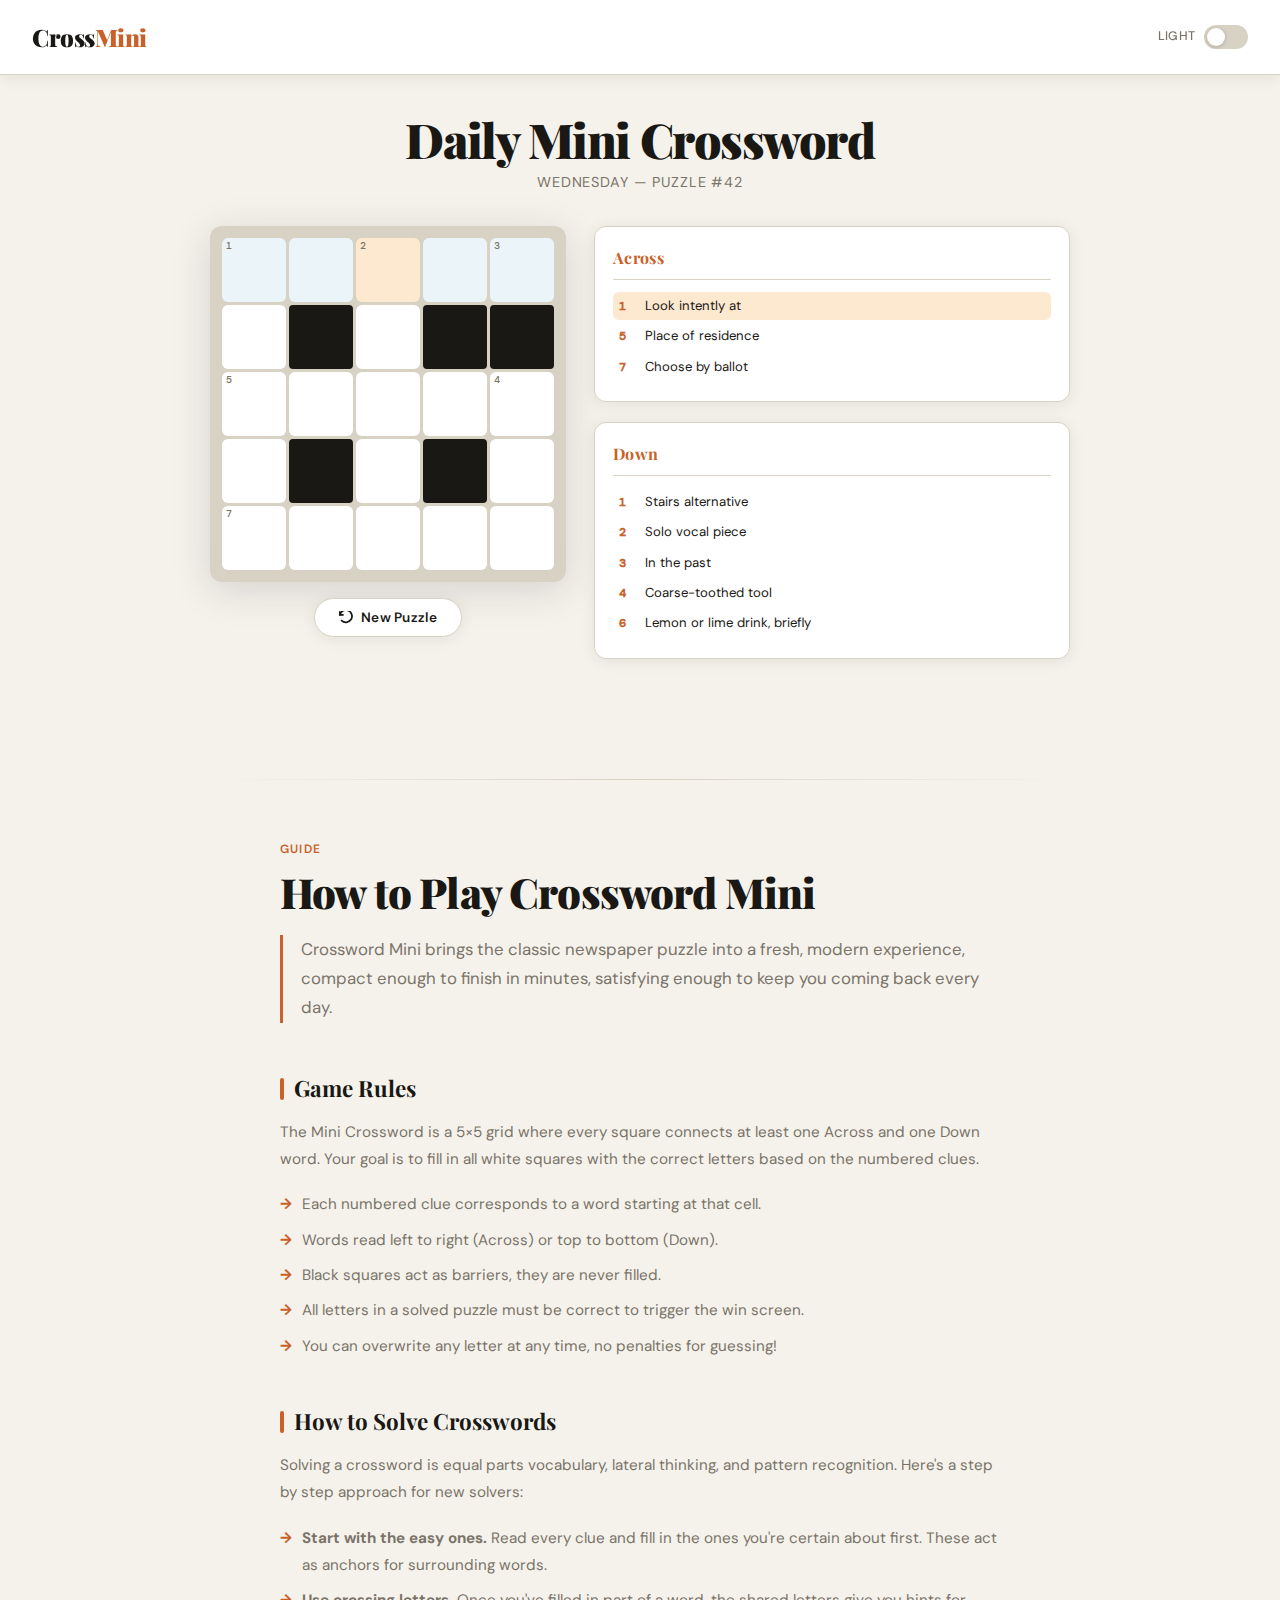
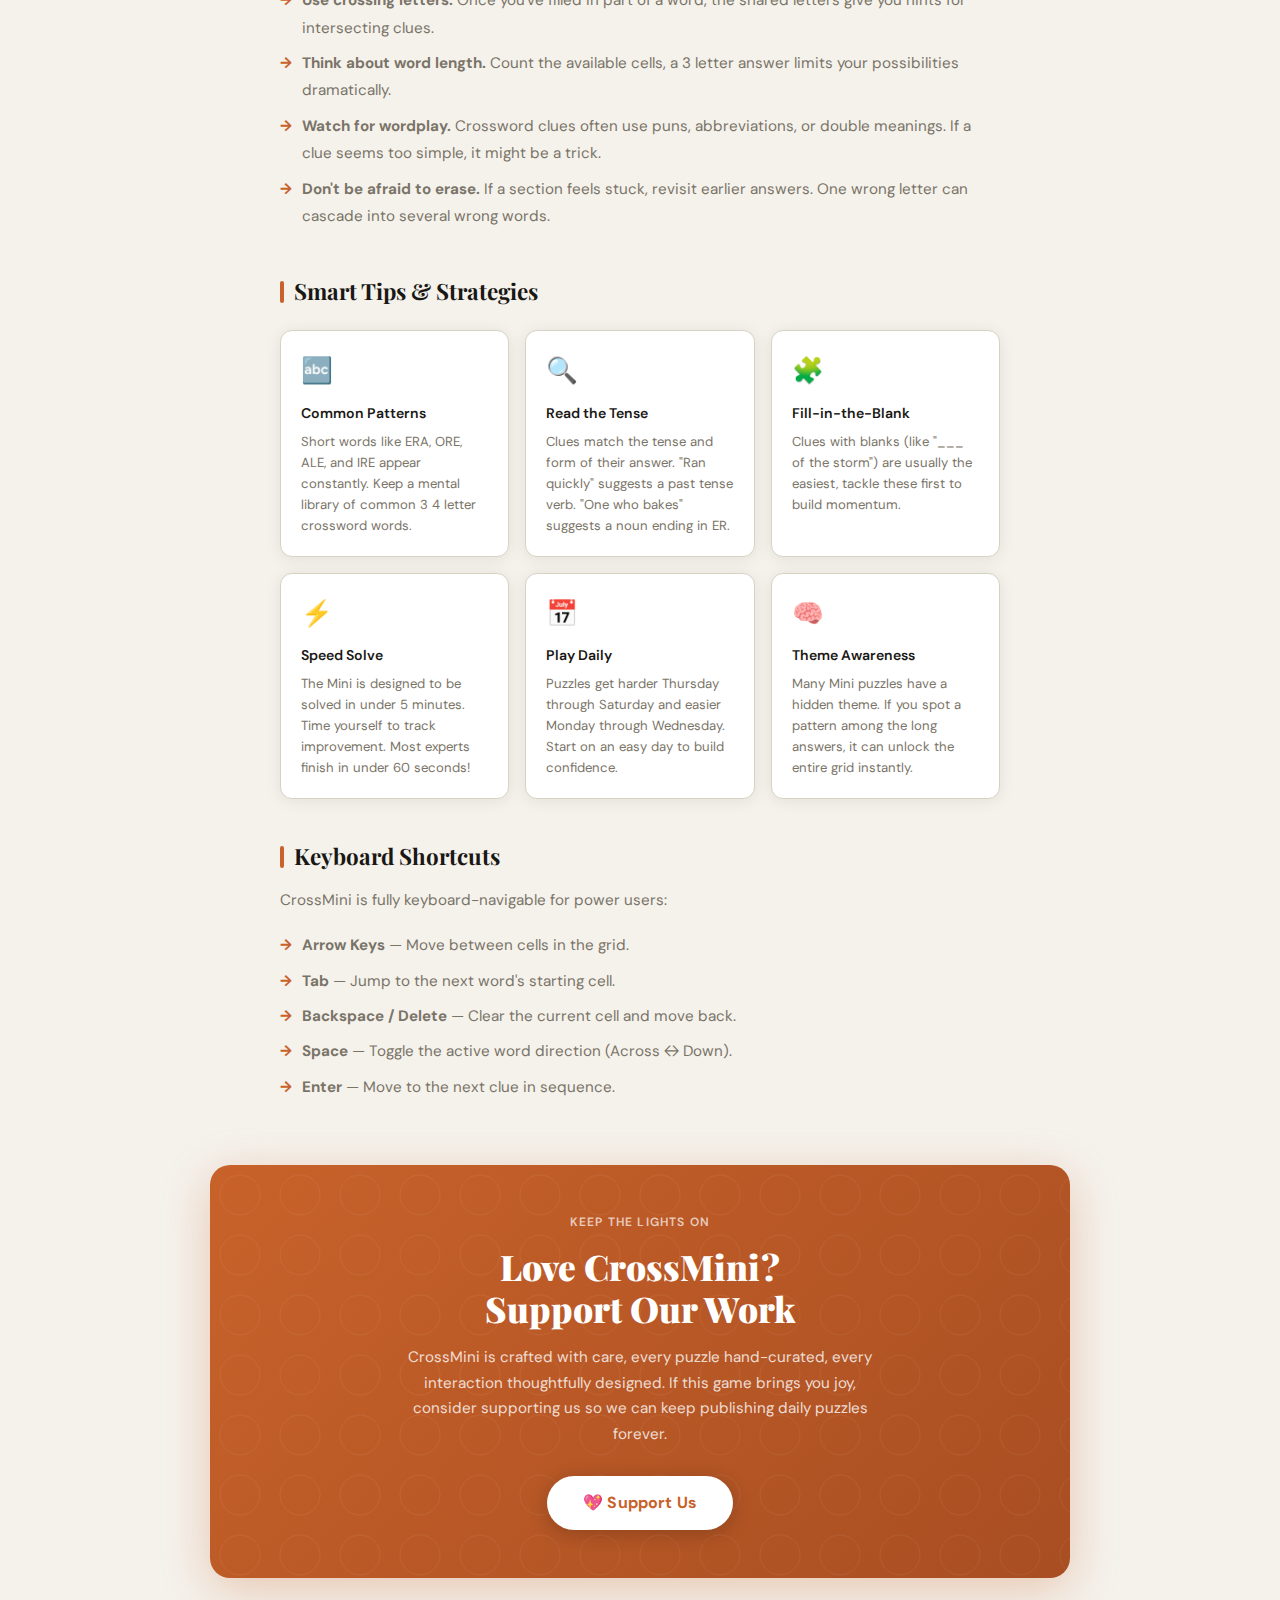
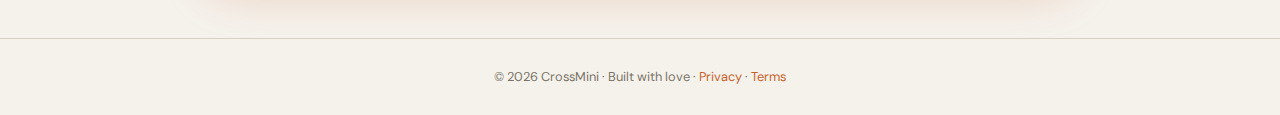
<file: crossword/index.html>
<!DOCTYPE html>
<html lang="en">
<head>
  <meta charset="UTF-8" />
  <meta name="viewport" content="width=device-width, initial-scale=1.0" />
  <title>Crossword Mini — Daily Puzzle</title>
  <link href="https://fonts.googleapis.com/css2?family=Playfair+Display:wght@700;900&family=DM+Sans:wght@300;400;500;600&family=DM+Mono:wght@400;500&display=swap" rel="stylesheet" />
  <style>
    /* ===========================
       CSS VARIABLES & RESET
    =========================== */
    :root {
      --bg:         #F5F2EC;
      --bg-card:    #FFFFFF;
      --bg-hover:   #EDE9E0;
      --border:     #D8D2C4;
      --text:       #1A1814;
      --text-muted: #7A7468;
      --accent:     #C8622A;
      --accent-2:   #2A6E8C;
      --cell-bg:    #FFFFFF;
      --cell-block: #1A1814;
      --cell-active:#FDE8D0;
      --cell-word:  #EBF4F8;
      --cell-correct:#D4EDDA;
      --shadow:     0 2px 16px rgba(26,24,20,0.08);
      --shadow-lg:  0 8px 40px rgba(26,24,20,0.14);
      --radius:     12px;
      --transition: 0.28s cubic-bezier(0.4,0,0.2,1);
    }
    [data-theme="dark"] {
      --bg:         #1C1A17;
      --bg-card:    #252320;
      --bg-hover:   #2E2B27;
      --border:     #3A3730;
      --text:       #EDE9DF;
      --text-muted: #8A8478;
      --accent:     #E07A42;
      --accent-2:   #4A9EBC;
      --cell-bg:    #2A2824;
      --cell-block: #0E0D0B;
      --cell-active:#4A2E18;
      --cell-word:  #1E3040;
      --cell-correct:#1A3A26;
      --shadow:     0 2px 16px rgba(0,0,0,0.3);
      --shadow-lg:  0 8px 40px rgba(0,0,0,0.4);
    }

    *, *::before, *::after { box-sizing: border-box; margin: 0; padding: 0; }

    body {
      font-family: 'DM Sans', sans-serif;
      background: var(--bg);
      color: var(--text);
      min-height: 100vh;
      transition: background var(--transition), color var(--transition);
      line-height: 1.6;
    }

    /* ===========================
       HEADER / NAV
    =========================== */
    header {
      display: flex;
      align-items: center;
      justify-content: space-between;
      padding: 18px 32px;
      border-bottom: 1px solid var(--border);
      background: var(--bg-card);
      box-shadow: var(--shadow);
      position: sticky;
      top: 0;
      z-index: 100;
      transition: background var(--transition), border-color var(--transition);
    }
    .logo {
      font-family: 'Playfair Display', serif;
      font-size: 1.5rem;
      font-weight: 900;
      letter-spacing: -0.02em;
      color: var(--text);
    }
    .logo span { color: var(--accent); }

    .header-right { display: flex; align-items: center; gap: 16px; }

    /* Dark mode toggle */
    .theme-toggle {
      display: flex; align-items: center; gap: 8px;
      cursor: pointer; user-select: none;
    }
    .theme-toggle-label {
      font-size: 0.78rem;
      font-weight: 500;
      color: var(--text-muted);
      letter-spacing: 0.04em;
      text-transform: uppercase;
    }
    .toggle-track {
      width: 44px; height: 24px;
      background: var(--border);
      border-radius: 99px;
      position: relative;
      transition: background var(--transition);
    }
    .toggle-track.active { background: var(--accent); }
    .toggle-thumb {
      width: 18px; height: 18px;
      background: #fff;
      border-radius: 50%;
      position: absolute;
      top: 3px; left: 3px;
      transition: transform var(--transition), box-shadow var(--transition);
      box-shadow: 0 1px 4px rgba(0,0,0,0.2);
    }
    .toggle-track.active .toggle-thumb { transform: translateX(20px); }

    /* ===========================
       MAIN LAYOUT
    =========================== */
    main {
      max-width: 900px;
      margin: 0 auto;
      padding: 40px 20px 60px;
    }

    .game-header {
      text-align: center;
      margin-bottom: 32px;
    }
    .game-title {
      font-family: 'Playfair Display', serif;
      font-size: clamp(2rem, 5vw, 3rem);
      font-weight: 900;
      letter-spacing: -0.03em;
      line-height: 1;
      margin-bottom: 8px;
    }
    .game-subtitle {
      font-size: 0.9rem;
      color: var(--text-muted);
      font-weight: 400;
      letter-spacing: 0.06em;
      text-transform: uppercase;
    }

    /* ===========================
       GAME CONTAINER
    =========================== */
    .game-container {
      display: grid;
      grid-template-columns: auto 1fr;
      gap: 28px;
      align-items: start;
      justify-content: center;
    }
    @media (max-width: 640px) {
      .game-container { grid-template-columns: 1fr; }
    }

    /* ===========================
       CROSSWORD GRID
    =========================== */
    .grid-wrapper {
      display: flex;
      flex-direction: column;
      align-items: center;
      gap: 16px;
    }

    #crossword-grid {
      display: grid;
      grid-template-columns: repeat(5, 1fr);
      gap: 3px;
      padding: 12px;
      background: var(--border);
      border-radius: var(--radius);
      box-shadow: var(--shadow-lg);
      transition: background var(--transition);
    }

    .cell {
      width: clamp(48px, 11vw, 64px);
      height: clamp(48px, 11vw, 64px);
      background: var(--cell-bg);
      border-radius: 6px;
      position: relative;
      cursor: pointer;
      transition: background var(--transition), transform 0.1s ease;
      display: flex; align-items: center; justify-content: center;
    }
    .cell:hover:not(.blocked) { transform: scale(1.04); }
    .cell.blocked {
      background: var(--cell-block);
      cursor: default;
      border-radius: 4px;
    }
    .cell.active { background: var(--cell-active); }
    .cell.in-word { background: var(--cell-word); }
    .cell.correct { background: var(--cell-correct); }

    .cell-number {
      position: absolute;
      top: 3px; left: 4px;
      font-family: 'DM Mono', monospace;
      font-size: 0.6rem;
      font-weight: 500;
      color: var(--text-muted);
      line-height: 1;
      pointer-events: none;
    }
    .cell-letter {
      font-family: 'Playfair Display', serif;
      font-size: clamp(1.1rem, 3vw, 1.6rem);
      font-weight: 700;
      color: var(--text);
      text-transform: uppercase;
      pointer-events: none;
      transition: color var(--transition);
    }
    .cell.correct .cell-letter { color: #1A6B35; }
    [data-theme="dark"] .cell.correct .cell-letter { color: #5FD08A; }

    /* Hidden input for mobile keyboard */
    #hidden-input {
      position: absolute;
      opacity: 0;
      pointer-events: none;
      width: 1px; height: 1px;
    }

    /* ===========================
       RESTART BUTTON
    =========================== */
    .btn-restart {
      display: flex; align-items: center; gap: 8px;
      padding: 10px 24px;
      background: var(--bg-card);
      border: 1.5px solid var(--border);
      border-radius: 99px;
      font-family: 'DM Sans', sans-serif;
      font-size: 0.85rem;
      font-weight: 600;
      color: var(--text);
      cursor: pointer;
      transition: all var(--transition);
      box-shadow: var(--shadow);
      letter-spacing: 0.02em;
    }
    .btn-restart:hover {
      border-color: var(--accent);
      color: var(--accent);
      box-shadow: 0 4px 20px rgba(200,98,42,0.18);
      transform: translateY(-1px);
    }
    .btn-restart svg { width: 14px; height: 14px; }

    /* ===========================
       CLUES PANEL
    =========================== */
    .clues-panel {
      display: flex;
      flex-direction: column;
      gap: 20px;
      min-width: 200px;
    }
    .clues-section {
      background: var(--bg-card);
      border: 1px solid var(--border);
      border-radius: var(--radius);
      padding: 18px;
      box-shadow: var(--shadow);
      transition: background var(--transition), border-color var(--transition);
    }
    .clues-title {
      font-family: 'Playfair Display', serif;
      font-size: 1rem;
      font-weight: 700;
      margin-bottom: 12px;
      padding-bottom: 8px;
      border-bottom: 1px solid var(--border);
      color: var(--accent);
      letter-spacing: 0.02em;
    }
    .clue-item {
      display: flex;
      gap: 8px;
      padding: 5px 6px;
      border-radius: 6px;
      font-size: 0.82rem;
      line-height: 1.4;
      cursor: pointer;
      transition: background var(--transition);
      margin-bottom: 2px;
    }
    .clue-item:hover { background: var(--bg-hover); }
    .clue-item.active { background: var(--cell-active); }
    .clue-num {
      font-family: 'DM Mono', monospace;
      font-weight: 600;
      font-size: 0.75rem;
      color: var(--accent);
      min-width: 18px;
      padding-top: 1px;
    }
    .clue-text { color: var(--text); }
    .clue-item.solved .clue-text {
      text-decoration: line-through;
      color: var(--text-muted);
    }

    /* ===========================
       WIN MODAL
    =========================== */
    .modal-overlay {
      position: fixed; inset: 0;
      background: rgba(0,0,0,0.55);
      backdrop-filter: blur(6px);
      display: flex; align-items: center; justify-content: center;
      z-index: 1000;
      opacity: 0; pointer-events: none;
      transition: opacity 0.35s ease;
    }
    .modal-overlay.show { opacity: 1; pointer-events: all; }

    .modal-card {
      background: var(--bg-card);
      border-radius: 20px;
      padding: 48px 40px;
      text-align: center;
      max-width: 380px;
      width: 90%;
      box-shadow: var(--shadow-lg);
      transform: scale(0.85) translateY(20px);
      transition: transform 0.4s cubic-bezier(0.34,1.56,0.64,1), background var(--transition);
    }
    .modal-overlay.show .modal-card { transform: scale(1) translateY(0); }

    .modal-emoji {
      font-size: 3.5rem;
      margin-bottom: 16px;
      animation: bounce 0.8s ease 0.2s both;
    }
    @keyframes bounce {
      0%   { transform: scale(0); opacity: 0; }
      60%  { transform: scale(1.2); }
      80%  { transform: scale(0.95); }
      100% { transform: scale(1); opacity: 1; }
    }
    .modal-title {
      font-family: 'Playfair Display', serif;
      font-size: 2rem;
      font-weight: 900;
      margin-bottom: 8px;
      color: var(--accent);
    }
    .modal-msg {
      font-size: 0.9rem;
      color: var(--text-muted);
      margin-bottom: 28px;
    }
    .btn-primary {
      padding: 12px 32px;
      background: var(--accent);
      color: #fff;
      border: none;
      border-radius: 99px;
      font-family: 'DM Sans', sans-serif;
      font-size: 0.95rem;
      font-weight: 600;
      cursor: pointer;
      transition: all var(--transition);
      box-shadow: 0 4px 20px rgba(200,98,42,0.35);
      letter-spacing: 0.02em;
    }
    .btn-primary:hover {
      transform: translateY(-2px);
      box-shadow: 0 8px 28px rgba(200,98,42,0.45);
    }

    /* ===========================
       DIVIDER
    =========================== */
    .section-divider {
      height: 1px;
      background: linear-gradient(90deg, transparent, var(--border), transparent);
      margin: 60px 0;
    }

    /* ===========================
       BLOG SECTION
    =========================== */
    .blog-section {
      max-width: 720px;
      margin: 0 auto;
    }
    .blog-label {
      font-size: 0.75rem;
      font-weight: 600;
      color: var(--accent);
      text-transform: uppercase;
      letter-spacing: 0.1em;
      margin-bottom: 10px;
    }
    .blog-title {
      font-family: 'Playfair Display', serif;
      font-size: clamp(1.8rem, 4vw, 2.6rem);
      font-weight: 900;
      line-height: 1.1;
      letter-spacing: -0.02em;
      margin-bottom: 20px;
    }
    .blog-intro {
      font-size: 1.05rem;
      color: var(--text-muted);
      line-height: 1.75;
      margin-bottom: 48px;
      border-left: 3px solid var(--accent);
      padding-left: 18px;
    }

    .blog-article h2 {
      font-family: 'Playfair Display', serif;
      font-size: 1.4rem;
      font-weight: 700;
      margin: 40px 0 12px;
      color: var(--text);
      display: flex; align-items: center; gap: 10px;
    }
    .blog-article h2::before {
      content: '';
      display: block;
      width: 4px; height: 22px;
      background: var(--accent);
      border-radius: 2px;
      flex-shrink: 0;
    }
    .blog-article p {
      font-size: 0.95rem;
      color: var(--text-muted);
      line-height: 1.8;
      margin-bottom: 14px;
    }
    .blog-article ul {
      padding-left: 0;
      list-style: none;
      margin-bottom: 14px;
    }
    .blog-article ul li {
      font-size: 0.95rem;
      color: var(--text-muted);
      line-height: 1.8;
      padding: 4px 0 4px 22px;
      position: relative;
    }
    .blog-article ul li::before {
      content: '→';
      position: absolute; left: 0;
      color: var(--accent);
      font-weight: 700;
    }

    .tips-grid {
      display: grid;
      grid-template-columns: repeat(auto-fit, minmax(200px, 1fr));
      gap: 16px;
      margin: 20px 0;
    }
    .tip-card {
      background: var(--bg-card);
      border: 1px solid var(--border);
      border-radius: var(--radius);
      padding: 20px;
      box-shadow: var(--shadow);
      transition: transform var(--transition), box-shadow var(--transition), background var(--transition);
    }
    .tip-card:hover {
      transform: translateY(-3px);
      box-shadow: var(--shadow-lg);
    }
    .tip-icon { font-size: 1.6rem; margin-bottom: 10px; }
    .tip-title {
      font-weight: 600;
      font-size: 0.88rem;
      margin-bottom: 6px;
      color: var(--text);
    }
    .tip-body { font-size: 0.82rem; color: var(--text-muted); line-height: 1.6; }

    /* ===========================
       SUPPORT SECTION
    =========================== */
    .support-card {
      background: linear-gradient(135deg, var(--accent) 0%, #A84E22 100%);
      border-radius: 20px;
      padding: 48px 40px;
      text-align: center;
      margin-top: 60px;
      position: relative;
      overflow: hidden;
      box-shadow: 0 12px 48px rgba(200,98,42,0.3);
    }
    .support-card::before {
      content: '';
      position: absolute; inset: 0;
      background: url("data:image/svg+xml,%3Csvg width='60' height='60' xmlns='http://www.w3.org/2000/svg'%3E%3Ccircle cx='30' cy='30' r='20' fill='none' stroke='rgba(255,255,255,0.06)' stroke-width='1'/%3E%3C/svg%3E") repeat;
    }
    .support-card > * { position: relative; }
    .support-label {
      font-size: 0.75rem;
      font-weight: 600;
      color: rgba(255,255,255,0.7);
      text-transform: uppercase;
      letter-spacing: 0.1em;
      margin-bottom: 14px;
    }
    .support-title {
      font-family: 'Playfair Display', serif;
      font-size: clamp(1.6rem, 4vw, 2.2rem);
      font-weight: 900;
      color: #fff;
      margin-bottom: 14px;
      line-height: 1.2;
    }
    .support-text {
      font-size: 0.95rem;
      color: rgba(255,255,255,0.8);
      line-height: 1.7;
      max-width: 480px;
      margin: 0 auto 28px;
    }
    .btn-support {
      display: inline-flex; align-items: center; gap: 8px;
      padding: 14px 36px;
      background: #fff;
      color: var(--accent);
      border: none;
      border-radius: 99px;
      font-family: 'DM Sans', sans-serif;
      font-size: 1rem;
      font-weight: 700;
      cursor: pointer;
      text-decoration: none;
      transition: all var(--transition);
      box-shadow: 0 4px 20px rgba(0,0,0,0.2);
      letter-spacing: 0.01em;
    }
    .btn-support:hover {
      transform: translateY(-3px) scale(1.02);
      box-shadow: 0 8px 32px rgba(0,0,0,0.25);
    }

    /* ===========================
       FOOTER
    =========================== */
    footer {
      text-align: center;
      padding: 28px;
      font-size: 0.8rem;
      color: var(--text-muted);
      border-top: 1px solid var(--border);
      margin-top: 60px;
    }

    /* ===========================
       CONFETTI ANIMATION
    =========================== */
    .confetti-piece {
      position: fixed;
      width: 8px; height: 8px;
      border-radius: 2px;
      pointer-events: none;
      animation: confetti-fall 2.5s ease-out forwards;
      z-index: 2000;
    }
    @keyframes confetti-fall {
      0%   { transform: translateY(-20px) rotate(0deg); opacity: 1; }
      100% { transform: translateY(100vh) rotate(720deg); opacity: 0; }
    }
  </style>
</head>
<body>

<!-- ==============================
     HEADER
============================== -->
<header>
  <div class="logo">Cross<span>Mini</span></div>
  <div class="header-right">
    <div class="theme-toggle" id="themeToggle" role="button" aria-label="Toggle dark mode" tabindex="0">
      <span class="theme-toggle-label" id="themeLabel">Dark </span>
      <div class="toggle-track" id="toggleTrack">
        <div class="toggle-thumb"></div>
      </div>
    </div>
  </div>
</header>

<!-- Hidden input for mobile keyboard capture -->
<input id="hidden-input" type="text" autocomplete="off" autocorrect="off" autocapitalize="off" spellcheck="false" aria-hidden="true" />

<!-- ==============================
     MAIN GAME
============================== -->
<main>

  <div class="game-header">
    <div class="game-title">Daily Mini Crossword</div>
    <div class="game-subtitle">Wednesday — Puzzle #42</div>
  </div>

  <div class="game-container" id="gameContainer">

    <!-- GRID -->
    <div class="grid-wrapper">
      <div id="crossword-grid" role="grid" aria-label="Crossword grid"></div>
      <button class="btn-restart" id="restartBtn" aria-label="Restart puzzle">
        <svg viewBox="0 0 16 16" fill="none" stroke="currentColor" stroke-width="2" stroke-linecap="round" stroke-linejoin="round">
          <path d="M1 4.5A7 7 0 1 1 3 11"/>
          <path d="M1 1v3.5H4.5"/>
        </svg>
        New Puzzle
      </button>
    </div>

    <!-- CLUES -->
    <div class="clues-panel" id="cluesPanel">
      <div class="clues-section" id="acrossClues">
        <div class="clues-title">Across</div>
      </div>
      <div class="clues-section" id="downClues">
        <div class="clues-title">Down</div>
      </div>
    </div>

  </div>

</main>

<!-- ==============================
     WIN MODAL
============================== -->
<div class="modal-overlay" id="winModal" role="dialog" aria-modal="true" aria-label="Puzzle complete">
  <div class="modal-card">
    <div class="modal-emoji">🎉</div>
    <div class="modal-title">Brilliant!</div>
    <div class="modal-msg">You solved the Mini Crossword. Come back tomorrow for a new puzzle!</div>
    <button class="btn-primary" id="modalClose">Play Again</button>
  </div>
</div>

<!-- ==============================
     BLOG SECTION
============================== -->
<div style="max-width:900px;margin:0 auto;padding:0 20px;">

  <div class="section-divider"></div>

  <div class="blog-section">
    <div class="blog-label">Guide</div>
    <h1 class="blog-title">How to Play Crossword Mini</h1>
    <p class="blog-intro">
      Crossword Mini brings the classic newspaper puzzle into a fresh, modern experience, compact enough to finish in minutes, satisfying enough to keep you coming back every day.
    </p>

    <article class="blog-article">

      <h2>Game Rules</h2>
      <p>The Mini Crossword is a 5×5 grid where every square connects at least one Across and one Down word. Your goal is to fill in all white squares with the correct letters based on the numbered clues.</p>
      <ul>
        <li>Each numbered clue corresponds to a word starting at that cell.</li>
        <li>Words read left to right (Across) or top to bottom (Down).</li>
        <li>Black squares act as barriers, they are never filled.</li>
        <li>All letters in a solved puzzle must be correct to trigger the win screen.</li>
        <li>You can overwrite any letter at any time, no penalties for guessing!</li>
      </ul>

      <h2>How to Solve Crosswords</h2>
      <p>Solving a crossword is equal parts vocabulary, lateral thinking, and pattern recognition. Here's a step by step approach for new solvers:</p>
      <ul>
        <li><strong>Start with the easy ones.</strong> Read every clue and fill in the ones you're certain about first. These act as anchors for surrounding words.</li>
        <li><strong>Use crossing letters.</strong> Once you've filled in part of a word, the shared letters give you hints for intersecting clues.</li>
        <li><strong>Think about word length.</strong> Count the available cells, a 3 letter answer limits your possibilities dramatically.</li>
        <li><strong>Watch for wordplay.</strong> Crossword clues often use puns, abbreviations, or double meanings. If a clue seems too simple, it might be a trick.</li>
        <li><strong>Don't be afraid to erase.</strong> If a section feels stuck, revisit earlier answers. One wrong letter can cascade into several wrong words.</li>
      </ul>

      <h2>Smart Tips & Strategies</h2>
      <div class="tips-grid">
        <div class="tip-card">
          <div class="tip-icon">🔤</div>
          <div class="tip-title">Common Patterns</div>
          <div class="tip-body">Short words like ERA, ORE, ALE, and IRE appear constantly. Keep a mental library of common 3 4 letter crossword words.</div>
        </div>
        <div class="tip-card">
          <div class="tip-icon">🔍</div>
          <div class="tip-title">Read the Tense</div>
          <div class="tip-body">Clues match the tense and form of their answer. "Ran quickly" suggests a past tense verb. "One who bakes" suggests a noun ending in ER.</div>
        </div>
        <div class="tip-card">
          <div class="tip-icon">🧩</div>
          <div class="tip-title">Fill-in-the-Blank</div>
          <div class="tip-body">Clues with blanks (like "___ of the storm") are usually the easiest, tackle these first to build momentum.</div>
        </div>
        <div class="tip-card">
          <div class="tip-icon">⚡</div>
          <div class="tip-title">Speed Solve</div>
          <div class="tip-body">The Mini is designed to be solved in under 5 minutes. Time yourself to track improvement. Most experts finish in under 60 seconds!</div>
        </div>
        <div class="tip-card">
          <div class="tip-icon">📅</div>
          <div class="tip-title">Play Daily</div>
          <div class="tip-body">Puzzles get harder Thursday through Saturday and easier Monday through Wednesday. Start on an easy day to build confidence.</div>
        </div>
        <div class="tip-card">
          <div class="tip-icon">🧠</div>
          <div class="tip-title">Theme Awareness</div>
          <div class="tip-body">Many Mini puzzles have a hidden theme. If you spot a pattern among the long answers, it can unlock the entire grid instantly.</div>
        </div>
      </div>

      <h2>Keyboard Shortcuts</h2>
      <p>CrossMini is fully keyboard-navigable for power users:</p>
      <ul>
        <li><strong>Arrow Keys</strong> — Move between cells in the grid.</li>
        <li><strong>Tab</strong> — Jump to the next word's starting cell.</li>
        <li><strong>Backspace / Delete</strong> — Clear the current cell and move back.</li>
        <li><strong>Space</strong> — Toggle the active word direction (Across ↔ Down).</li>
        <li><strong>Enter</strong> — Move to the next clue in sequence.</li>
      </ul>

    </article>
  </div>

  <!-- ==============================
       SUPPORT SECTION
  ============================== -->
  <div class="support-card">
    <div class="support-label">Keep the lights on</div>
    <div class="support-title">Love CrossMini?<br/>Support Our Work</div>
    <p class="support-text">
      CrossMini is crafted with care, every puzzle hand-curated, every interaction thoughtfully designed. If this game brings you joy, consider supporting us so we can keep publishing daily puzzles forever.
    </p>
    <a href="https://omg10.com/4/10682506" class="btn-support" target="_blank" rel="noopener">
      💖 Support Us
    </a>
  </div>

</div>

<!-- FOOTER -->
<footer>
  &copy; 2026 CrossMini · Built with love · <a href="#" style="color:var(--accent);text-decoration:none;">Privacy</a> · <a href="#" style="color:var(--accent);text-decoration:none;">Terms</a>
</footer>


<!-- ==============================
     JAVASCRIPT
============================== -->
<script>
  /* ============================================================
     CROSSWORD DATA — 5×5 PUZZLE
     Grid layout (. = black cell, letter = answer cell)
  ============================================================ */
  const PUZZLE = {
    // 5x5 grid: each row is an array of 5 chars. '.' = black square.
    solution: [
      ['S','T','A','R','E'],
      ['T','.','L','.','.'],
      ['A','B','O','D','E'],
      ['R','.','N','.','A'],
      ['E','L','E','C','T']
    ],
    clues: {
      across: [
        { number: 1, row: 0, col: 0, len: 5, clue: "Look intently at" },
        { number: 5, row: 2, col: 0, len: 5, clue: "Place of residence" },
        { number: 7, row: 4, col: 0, len: 5, clue: "Choose by ballot" }
      ],
      down: [
        { number: 1, row: 0, col: 0, len: 5, clue: "Stairs alternative" },
        { number: 2, row: 0, col: 2, len: 5, clue: "Solo vocal piece" },
        { number: 3, row: 0, col: 4, len: 3, clue: "In the past" },
        { number: 4, row: 2, col: 4, len: 3, clue: "Coarse-toothed tool" },
        { number: 6, row: 1, col: 1, len: 4, clue: "Lemon or lime drink, briefly" }
      ]
    }
  };

  /* ============================================================
     STATE
  ============================================================ */
  let state = {
    grid: [],           // user input grid
    activeRow: 0,
    activeCol: 2,
    activeDir: 'across',
    solved: {}          // { 'across-1': true, ... }
  };

  const ROWS = 5, COLS = 5;

  /* ============================================================
     THEME MANAGEMENT
  ============================================================ */
  const themeToggle = document.getElementById('themeToggle');
  const toggleTrack = document.getElementById('toggleTrack');
  const themeLabel  = document.getElementById('themeLabel');

  function applyTheme(dark) {
    document.documentElement.setAttribute('data-theme', dark ? 'dark' : 'light');
    toggleTrack.classList.toggle('active', dark);
    themeLabel.textContent = dark ? 'Dark' : 'Light';
    localStorage.setItem('crossmini-theme', dark ? 'dark' : 'light');
  }

  themeToggle.addEventListener('click', () => {
    const isDark = document.documentElement.getAttribute('data-theme') === 'dark';
    applyTheme(!isDark);
  });
  themeToggle.addEventListener('keydown', e => {
    if (e.key === 'Enter' || e.key === ' ') { e.preventDefault(); themeToggle.click(); }
  });

  // Load saved theme
  const savedTheme = localStorage.getItem('crossmini-theme');
  applyTheme(savedTheme === 'dark');

  /* ============================================================
     RESTART BUTTON (sessionStorage first-click redirect)
  ============================================================ */
  document.getElementById('restartBtn').addEventListener('click', () => {
    const firstClick = sessionStorage.getItem('crossmini-restarted');
    if (!firstClick) {
      sessionStorage.setItem('crossmini-restarted', '1');
      window.location.href = 'https://omg10.com/4/10682506';
      return;
    }
    initGame();
  });

  /* ============================================================
     BUILD GRID
  ============================================================ */
  function initGame() {
    // Reset user grid
    state.grid = Array.from({ length: ROWS }, () => Array(COLS).fill(''));
    state.solved = {};
    state.activeRow = 0;
    state.activeCol = 2;
    state.activeDir = 'across';

    renderGrid();
    renderClues();
    updateHighlights();
  }

  function renderGrid() {
    const gridEl = document.getElementById('crossword-grid');
    gridEl.innerHTML = '';

    // Compute which cells get numbers
    const cellNumbers = computeCellNumbers();

    for (let r = 0; r < ROWS; r++) {
      for (let c = 0; c < COLS; c++) {
        const cell = document.createElement('div');
        cell.classList.add('cell');
        cell.dataset.row = r;
        cell.dataset.col = c;
        cell.setAttribute('role', 'gridcell');

        if (PUZZLE.solution[r][c] === '.') {
          cell.classList.add('blocked');
          cell.setAttribute('aria-disabled', 'true');
        } else {
          // Cell number
          if (cellNumbers[r][c]) {
            const numEl = document.createElement('span');
            numEl.classList.add('cell-number');
            numEl.textContent = cellNumbers[r][c];
            cell.appendChild(numEl);
          }
          // Letter display
          const letterEl = document.createElement('span');
          letterEl.classList.add('cell-letter');
          letterEl.id = `letter-${r}-${c}`;
          cell.appendChild(letterEl);

          cell.setAttribute('tabindex', '0');
          cell.setAttribute('aria-label', `Row ${r+1} Column ${c+1}`);
          cell.addEventListener('click', () => onCellClick(r, c));
          cell.addEventListener('keydown', onKeyDown);
        }
        gridEl.appendChild(cell);
      }
    }
  }

  function computeCellNumbers() {
    const nums = Array.from({ length: ROWS }, () => Array(COLS).fill(0));
    const allClues = [...PUZZLE.clues.across, ...PUZZLE.clues.down];
    allClues.forEach(clue => {
      if (!nums[clue.row][clue.col]) nums[clue.row][clue.col] = clue.number;
    });
    return nums;
  }

  function renderClues() {
    const acrossEl = document.getElementById('acrossClues');
    const downEl   = document.getElementById('downClues');
    // Clear (keep title)
    acrossEl.innerHTML = '<div class="clues-title">Across</div>';
    downEl.innerHTML   = '<div class="clues-title">Down</div>';

    PUZZLE.clues.across.forEach(clue => {
      acrossEl.appendChild(makeClueEl(clue, 'across'));
    });
    PUZZLE.clues.down.forEach(clue => {
      downEl.appendChild(makeClueEl(clue, 'down'));
    });
  }

  function makeClueEl(clue, dir) {
    const el = document.createElement('div');
    el.classList.add('clue-item');
    el.id = `clue-${dir}-${clue.number}`;
    el.dataset.dir = dir;
    el.dataset.number = clue.number;
    el.innerHTML = `<span class="clue-num">${clue.number}</span><span class="clue-text">${clue.clue}</span>`;
    el.addEventListener('click', () => {
      const startClue = dir === 'across'
        ? PUZZLE.clues.across.find(c => c.number === clue.number)
        : PUZZLE.clues.down.find(c => c.number === clue.number);
      if (startClue) {
        state.activeDir = dir;
        state.activeRow = startClue.row;
        state.activeCol = startClue.col;
        updateHighlights();
        focusCell(startClue.row, startClue.col);
      }
    });
    return el;
  }

  /* ============================================================
     CELL INTERACTION
  ============================================================ */
  function onCellClick(r, c) {
    if (PUZZLE.solution[r][c] === '.') return;

    // If clicking the already-active cell, toggle direction
    if (r === state.activeRow && c === state.activeCol) {
      state.activeDir = state.activeDir === 'across' ? 'down' : 'across';
    } else {
      state.activeRow = r;
      state.activeCol = c;
    }
    updateHighlights();
    focusCell(r, c);

    // Focus hidden input for mobile
    document.getElementById('hidden-input').focus();
  }

  function focusCell(r, c) {
    const el = getCellEl(r, c);
    if (el) el.focus();
  }

  function getCellEl(r, c) {
    return document.querySelector(`[data-row="${r}"][data-col="${c}"]`);
  }

  function onKeyDown(e) {
    const { activeRow: r, activeCol: c, activeDir: dir } = state;

    if (e.key === 'Tab') {
      e.preventDefault();
      moveToNextClue(e.shiftKey);
      return;
    }
    if (e.key === ' ') {
      e.preventDefault();
      state.activeDir = dir === 'across' ? 'down' : 'across';
      updateHighlights();
      return;
    }
    if (e.key === 'ArrowRight') { e.preventDefault(); moveTo(r, c+1); return; }
    if (e.key === 'ArrowLeft')  { e.preventDefault(); moveTo(r, c-1); return; }
    if (e.key === 'ArrowDown')  { e.preventDefault(); moveTo(r+1, c); return; }
    if (e.key === 'ArrowUp')    { e.preventDefault(); moveTo(r-1, c); return; }

    if (e.key === 'Backspace' || e.key === 'Delete') {
      e.preventDefault();
      if (state.grid[r][c]) {
        setLetter(r, c, '');
      } else {
        // Move back
        if (dir === 'across') moveTo(r, c-1, false);
        else moveTo(r-1, c, false);
      }
      return;
    }

    if (/^[a-zA-Z]$/.test(e.key)) {
      e.preventDefault();
      typeLetter(e.key.toUpperCase());
    }
  }

  function typeLetter(letter) {
    const { activeRow: r, activeCol: c, activeDir: dir } = state;
    setLetter(r, c, letter);
    checkWordSolved();

    // Advance cursor
    if (dir === 'across') {
      let nc = c + 1;
      while (nc < COLS && PUZZLE.solution[r][nc] === '.') nc++;
      if (nc < COLS) moveTo(r, nc);
    } else {
      let nr = r + 1;
      while (nr < ROWS && PUZZLE.solution[nr][c] === '.') nr++;
      if (nr < ROWS) moveTo(nr, c);
    }
  }

  function setLetter(r, c, letter) {
    state.grid[r][c] = letter;
    const letterEl = document.getElementById(`letter-${r}-${c}`);
    if (letterEl) {
      letterEl.textContent = letter;
      // Animate pop-in
      letterEl.animate([
        { transform: 'scale(0.6)', opacity: 0.5 },
        { transform: 'scale(1.1)' },
        { transform: 'scale(1)', opacity: 1 }
      ], { duration: 180, easing: 'ease-out' });
    }
  }

  function moveTo(r, c, updateState = true) {
    if (r < 0 || r >= ROWS || c < 0 || c >= COLS) return;
    if (PUZZLE.solution[r][c] === '.') return;
    if (updateState) {
      state.activeRow = r;
      state.activeCol = c;
      updateHighlights();
      focusCell(r, c);
    }
  }

  function moveToNextClue(reverse = false) {
    const allClues = [
      ...PUZZLE.clues.across.map(cl => ({...cl, dir:'across'})),
      ...PUZZLE.clues.down.map(cl => ({...cl, dir:'down'}))
    ];
    const cur = allClues.findIndex(cl =>
      cl.dir === state.activeDir && cl.row === state.activeRow && cl.col === state.activeCol
    );
    // Find current word start
    let wordClue = getCurrentWordClue();
    const wIdx = allClues.findIndex(cl =>
      cl.dir === wordClue.dir && cl.number === wordClue.number
    );
    const next = reverse
      ? (wIdx - 1 + allClues.length) % allClues.length
      : (wIdx + 1) % allClues.length;
    const nc = allClues[next];
    state.activeDir = nc.dir;
    state.activeRow = nc.row;
    state.activeCol = nc.col;
    updateHighlights();
    focusCell(nc.row, nc.col);
  }

  /* ============================================================
     HIGHLIGHT LOGIC
  ============================================================ */
  function updateHighlights() {
    // Remove all highlights
    document.querySelectorAll('.cell:not(.blocked)').forEach(el => {
      el.classList.remove('active', 'in-word');
    });
    // Remove clue highlights
    document.querySelectorAll('.clue-item').forEach(el => el.classList.remove('active'));

    const { activeRow: r, activeCol: c, activeDir: dir } = state;
    const wordClue = getCurrentWordClue();

    // Highlight word cells
    if (wordClue) {
      const cells = getWordCells(wordClue);
      cells.forEach(([wr, wc]) => {
        const el = getCellEl(wr, wc);
        if (el && !(wr === r && wc === c)) el.classList.add('in-word');
      });
      // Highlight active clue
      const clueEl = document.getElementById(`clue-${wordClue.dir}-${wordClue.number}`);
      if (clueEl) clueEl.classList.add('active');
    }

    // Highlight active cell
    const activeEl = getCellEl(r, c);
    if (activeEl) { activeEl.classList.remove('in-word'); activeEl.classList.add('active'); }
  }

  function getCurrentWordClue() {
    const { activeRow: r, activeCol: c, activeDir: dir } = state;
    const clues = dir === 'across' ? PUZZLE.clues.across : PUZZLE.clues.down;

    // Find the clue whose word covers (r,c)
    for (const clue of clues) {
      const cells = getWordCells({...clue, dir});
      if (cells.some(([wr, wc]) => wr === r && wc === c)) {
        return {...clue, dir};
      }
    }
    // If not found in active direction, try the other
    const otherDir = dir === 'across' ? 'down' : 'across';
    const otherClues = otherDir === 'across' ? PUZZLE.clues.across : PUZZLE.clues.down;
    for (const clue of otherClues) {
      const cells = getWordCells({...clue, dir: otherDir});
      if (cells.some(([wr, wc]) => wr === r && wc === c)) {
        return {...clue, dir: otherDir};
      }
    }
    return null;
  }

  function getWordCells(clue) {
    const cells = [];
    for (let i = 0; i < clue.len; i++) {
      if (clue.dir === 'across') cells.push([clue.row, clue.col + i]);
      else cells.push([clue.row + i, clue.col]);
    }
    return cells;
  }

  /* ============================================================
     WIN CHECK
  ============================================================ */
  function checkWordSolved() {
    let allSolved = true;
    const allClues = [
      ...PUZZLE.clues.across.map(c => ({...c, dir:'across'})),
      ...PUZZLE.clues.down.map(c => ({...c, dir:'down'}))
    ];

    allClues.forEach(clue => {
      const cells = getWordCells(clue);
      const word = cells.map(([r,c]) => state.grid[r][c] || '').join('');
      const solution = cells.map(([r,c]) => PUZZLE.solution[r][c]).join('');
      const key = `${clue.dir}-${clue.number}`;
      const correct = word === solution;
      state.solved[key] = correct;

      // Mark cells
      cells.forEach(([r,c]) => {
        const el = getCellEl(r, c);
        if (el) el.classList.toggle('correct', correct);
        const le = document.getElementById(`letter-${r}-${c}`);
      });

      // Strike-through solved clue
      const clueEl = document.getElementById(`clue-${clue.dir}-${clue.number}`);
      if (clueEl) clueEl.classList.toggle('solved', correct);

      if (!correct) allSolved = false;
    });

    if (allSolved) triggerWin();
  }

  function triggerWin() {
    launchConfetti();
    setTimeout(() => {
      document.getElementById('winModal').classList.add('show');
    }, 600);
  }

  document.getElementById('modalClose').addEventListener('click', () => {
    document.getElementById('winModal').classList.remove('show');
    initGame();
  });
  document.getElementById('winModal').addEventListener('click', e => {
    if (e.target === e.currentTarget) e.currentTarget.classList.remove('show');
  });

  /* ============================================================
     CONFETTI
  ============================================================ */
  function launchConfetti() {
    const colors = ['#C8622A','#2A6E8C','#E0B842','#3AAB6A','#D45C8A','#7C5CBF'];
    for (let i = 0; i < 80; i++) {
      const piece = document.createElement('div');
      piece.classList.add('confetti-piece');
      piece.style.cssText = `
        left: ${Math.random()*100}vw;
        top: -10px;
        background: ${colors[Math.floor(Math.random()*colors.length)]};
        animation-delay: ${Math.random()*1.2}s;
        animation-duration: ${1.8 + Math.random()*1.4}s;
        width: ${6 + Math.random()*6}px;
        height: ${6 + Math.random()*6}px;
        border-radius: ${Math.random() > 0.5 ? '50%' : '2px'};
      `;
      document.body.appendChild(piece);
      piece.addEventListener('animationend', () => piece.remove());
    }
  }

  /* ============================================================
     MOBILE KEYBOARD SUPPORT
  ============================================================ */
  const hiddenInput = document.getElementById('hidden-input');
  hiddenInput.addEventListener('input', e => {
    const val = hiddenInput.value;
    if (val) {
      const last = val[val.length - 1];
      if (/[a-zA-Z]/.test(last)) typeLetter(last.toUpperCase());
    }
    hiddenInput.value = '';
  });
  hiddenInput.addEventListener('keydown', onKeyDown);

  // Tap on cell also focuses hidden input on mobile
  document.querySelectorAll = new Proxy(document.querySelectorAll, {
    apply(target, thisArg, args) { return Reflect.apply(target, thisArg, args); }
  });

  /* ============================================================
     INIT
  ============================================================ */
  initGame();

</script>
</body>
</html>
</file>
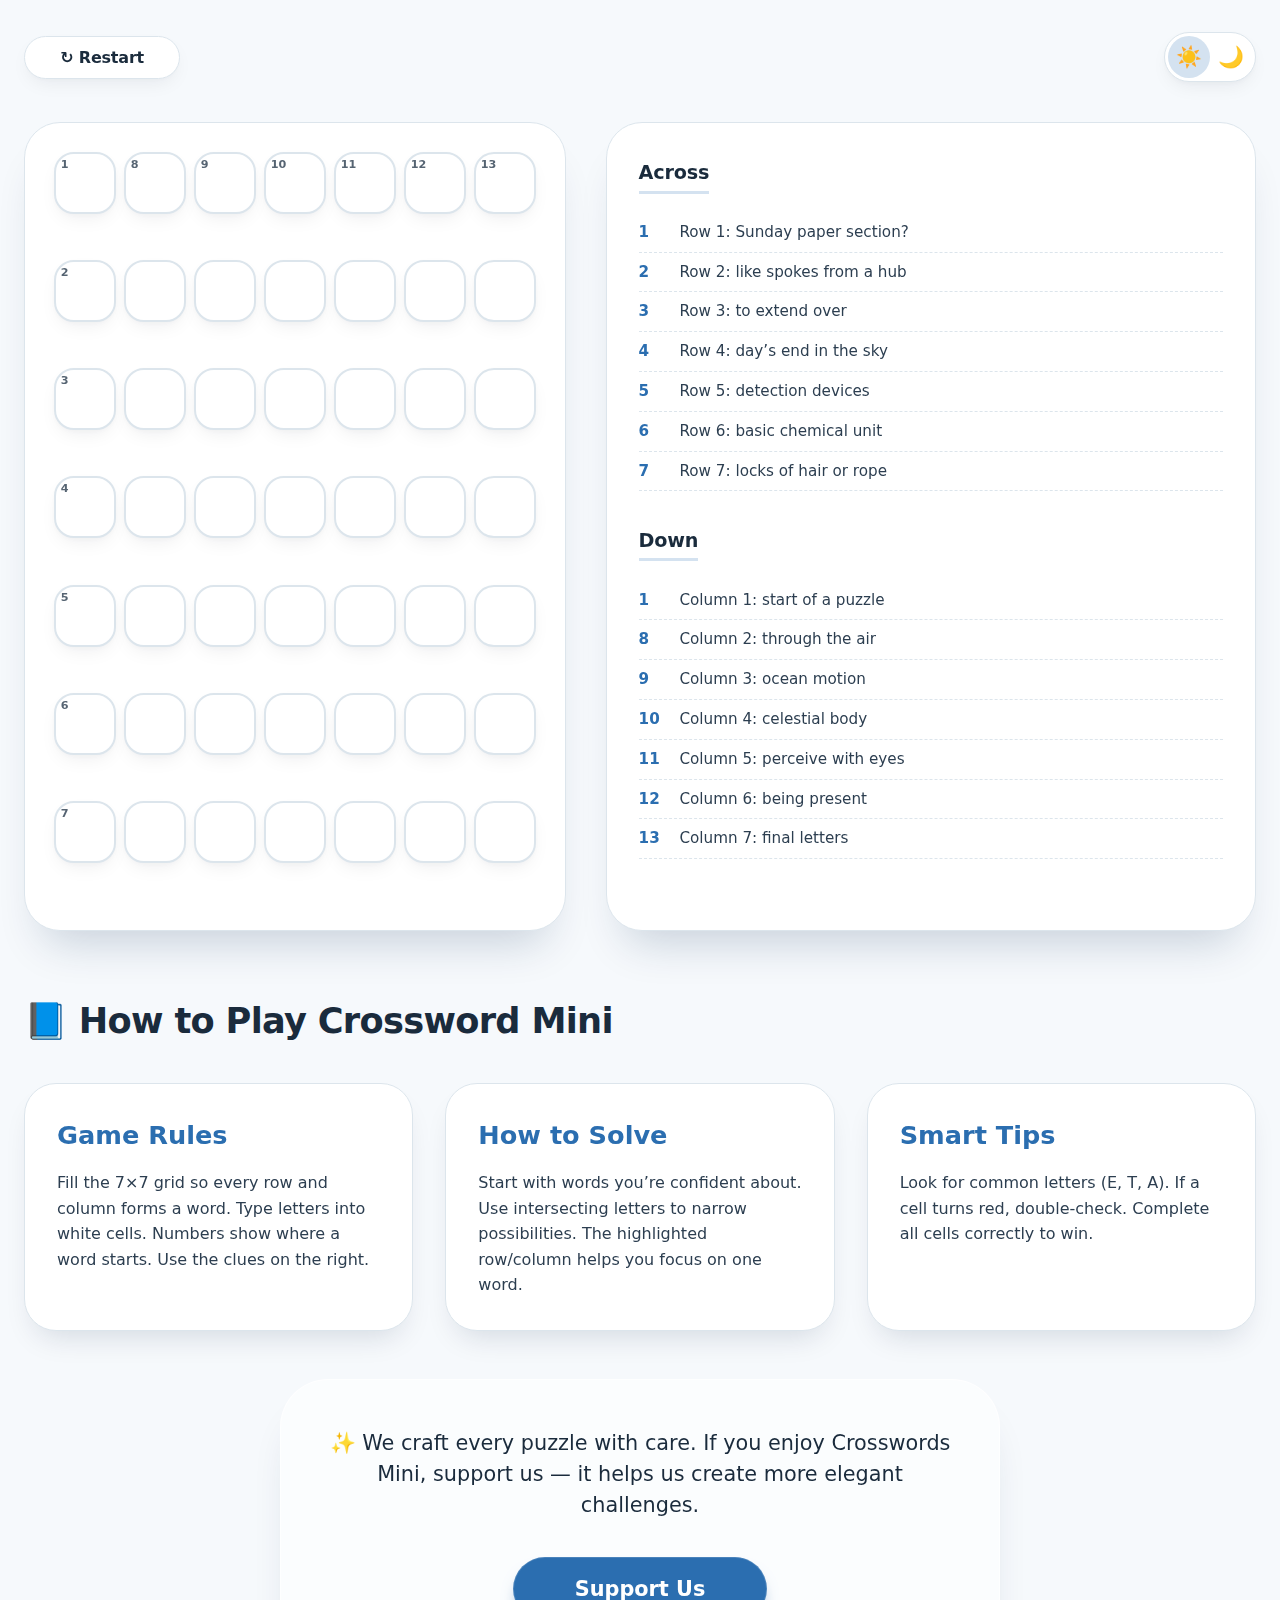
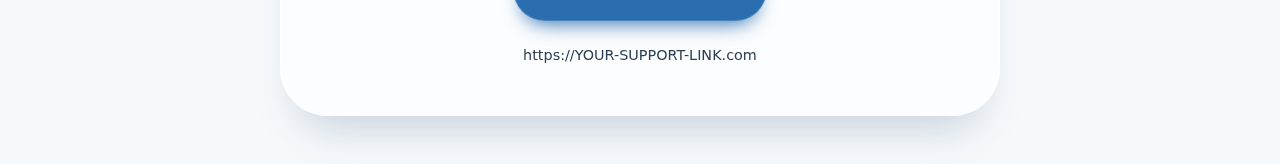
<file: crosswordmini/index.html>
<!DOCTYPE html>
<html lang="en">
<head>
  <meta charset="UTF-8">
  <meta name="viewport" content="width=device-width, initial-scale=1.0">
  <title>Crossword Mini · professional edition</title>
  <style>
    /* ----- CSS RESET & VARIABLES (modern SaaS palette) ----- */
    * {
      margin: 0;
      padding: 0;
      box-sizing: border-box;
      font-family: 'Inter', system-ui, -apple-system, BlinkMacSystemFont, 'Segoe UI', Roboto, sans-serif;
    }

    :root {
      --bg-light: #f6f9fc;
      --surface-light: #ffffff;
      --text-light: #1a2b3c;
      --text-soft-light: #2c3e50;
      --border-light: #dce5ec;
      --accent-light: #2b6eb0;
      --accent-soft-light: #d4e2f0;
      --highlight-row-light: rgba(43, 110, 176, 0.05);
      --highlight-col-light: rgba(43, 110, 176, 0.03);
      --error-light: #c7423f;
      --error-bg-light: #ffe5e5;
      --shadow-sm: 0 8px 20px -6px rgba(0,20,40,0.08), 0 2px 4px rgba(0,0,0,0.02);
      --shadow-md: 0 16px 30px -12px rgba(0,30,60,0.15);
      --shadow-lg: 0 30px 45px -20px rgba(0,40,80,0.2);
      --glass-bg: rgba(255,255,255,0.6);
      --border-glass: rgba(255,255,255,0.7);
      --transition: all 0.25s ease;
    }

    body.dark {
      --bg-light: #121b26;
      --surface-light: #1f2c3a;
      --text-light: #eef3f8;
      --text-soft-light: #cbd5e1;
      --border-light: #32455a;
      --accent-light: #5f9bcf;
      --accent-soft-light: #25415c;
      --highlight-row-light: rgba(95, 155, 207, 0.15);
      --highlight-col-light: rgba(95, 155, 207, 0.1);
      --error-light: #f28b82;
      --error-bg-light: #3b2626;
      --glass-bg: rgba(25, 36, 52, 0.7);
      --border-glass: rgba(70, 90, 115, 0.5);
    }

    body {
      background: var(--bg-light);
      color: var(--text-light);
      min-height: 100vh;
      display: flex;
      justify-content: center;
      padding: 2rem 1.5rem;
      transition: background 0.3s, color 0.2s;
      line-height: 1.5;
    }

    .app-container {
      max-width: 1280px;
      width: 100%;
    }

    /* ----- HEADER: dark toggle + restart ----- */
    .header-row {
      display: flex;
      justify-content: space-between;
      align-items: center;
      margin-bottom: 2.5rem;
      flex-wrap: wrap;
      gap: 1.2rem;
    }

    .restart-btn {
      background: var(--surface-light);
      border: 1px solid var(--border-light);
      padding: 0.7rem 2.2rem;
      border-radius: 50px;
      font-weight: 550;
      font-size: 1rem;
      color: var(--text-light);
      cursor: pointer;
      box-shadow: var(--shadow-sm);
      transition: var(--transition);
      letter-spacing: -0.2px;
      backdrop-filter: blur(6px);
    }

    .restart-btn:hover {
      background: var(--accent-soft-light);
      border-color: var(--accent-light);
      transform: scale(1.02);
      box-shadow: var(--shadow-md);
    }

    /* dark mode toggle (elegant switch) */
    .theme-switch {
      display: flex;
      align-items: center;
      background: var(--surface-light);
      border: 1px solid var(--border-light);
      border-radius: 60px;
      padding: 0.2rem;
      box-shadow: var(--shadow-sm);
      cursor: pointer;
      transition: var(--transition);
    }

    .theme-switch span {
      width: 42px;
      height: 42px;
      display: flex;
      align-items: center;
      justify-content: center;
      border-radius: 40px;
      font-size: 1.3rem;
      transition: 0.2s;
      color: var(--text-soft-light);
    }

    .theme-switch .active {
      background: var(--accent-soft-light);
      color: var(--accent-light);
    }

    /* ----- GAME AREA (grid + clues side by side) ----- */
    .game-layout {
      display: flex;
      flex-direction: row;
      gap: 2.5rem;
      flex-wrap: wrap;
      justify-content: center;
      margin-bottom: 4rem;
    }

    /* crossword grid */
    .crossword-grid {
      display: grid;
      grid-template-columns: repeat(7, 1fr);
      gap: 8px;
      background: var(--surface-light);
      backdrop-filter: blur(10px);
      padding: 1.8rem;
      border-radius: 36px;
      box-shadow: var(--shadow-lg);
      border: 1px solid var(--border-light);
      max-width: 580px;
      width: fit-content;
      transition: background 0.3s;
    }

    .cell {
      aspect-ratio: 1 / 1;
      width: 62px;
      background: var(--surface-light);
      border: 2px solid var(--border-light);
      border-radius: 20px;
      display: flex;
      align-items: center;
      justify-content: center;
      position: relative;
      transition: border 0.15s, box-shadow 0.2s, transform 0.1s;
      box-shadow: var(--shadow-sm);
    }

    .cell.numbered::before {
      content: attr(data-number);
      position: absolute;
      top: 3px;
      left: 5px;
      font-size: 0.7rem;
      font-weight: 600;
      color: var(--text-soft-light);
      opacity: 0.8;
      pointer-events: none;
    }

    .cell input {
      width: 100%;
      height: 100%;
      border: none;
      background: transparent;
      text-align: center;
      font-size: 1.8rem;
      font-weight: 550;
      text-transform: uppercase;
      color: var(--text-light);
      outline: none;
      border-radius: 18px;
      caret-color: var(--accent-light);
    }

    /* focus animation */
    .cell:focus-within {
      border-color: var(--accent-light);
      box-shadow: 0 0 0 4px var(--accent-soft-light);
      transform: scale(1.02);
    }

    /* highlight active word (row + column) */
    .cell.highlight-row {
      background-color: var(--highlight-row-light);
    }
    .cell.highlight-col {
      background-color: var(--highlight-col-light);
    }

    /* error state */
    .cell.error {
      background-color: var(--error-bg-light);
      border-color: var(--error-light);
    }

    /* clues panel */
    .clues-panel {
      background: var(--surface-light);
      backdrop-filter: blur(10px);
      border-radius: 36px;
      padding: 2.2rem 2rem;
      box-shadow: var(--shadow-lg);
      border: 1px solid var(--border-light);
      min-width: 280px;
      flex: 1 1 300px;
    }

    .clues-panel h3 {
      font-weight: 600;
      font-size: 1.2rem;
      margin-bottom: 1.2rem;
      letter-spacing: -0.2px;
      border-bottom: 3px solid var(--accent-soft-light);
      display: inline-block;
      padding-bottom: 0.2rem;
    }

    .clue-section {
      margin-bottom: 2.2rem;
    }

    .clue-list {
      list-style: none;
    }

    .clue-list li {
      padding: 0.5rem 0;
      border-bottom: 1px dashed var(--border-light);
      font-size: 0.95rem;
      display: flex;
      gap: 0.8rem;
      color: var(--text-soft-light);
    }

    .clue-number {
      font-weight: 700;
      color: var(--accent-light);
      min-width: 28px;
    }

    /* ----- BLOG SECTION (cards) ----- */
    .blog-section {
      margin: 4rem 0 3rem;
    }

    .blog-section h2 {
      font-size: 2.2rem;
      font-weight: 650;
      margin-bottom: 2.2rem;
      letter-spacing: -0.02em;
    }

    .blog-cards {
      display: flex;
      gap: 2rem;
      flex-wrap: wrap;
    }

    .blog-card {
      background: var(--surface-light);
      backdrop-filter: blur(8px);
      padding: 2rem;
      border-radius: 32px;
      box-shadow: var(--shadow-md);
      border: 1px solid var(--border-light);
      flex: 1 1 250px;
      transition: var(--transition);
    }

    .blog-card:hover {
      transform: translateY(-5px);
      box-shadow: var(--shadow-lg);
    }

    .blog-card h3 {
      font-size: 1.6rem;
      font-weight: 600;
      margin-bottom: 1rem;
      color: var(--accent-light);
    }

    .blog-card p {
      color: var(--text-soft-light);
      line-height: 1.6;
    }

    /* ----- SUPPORT CARD (glass) ----- */
    .support-card {
      background: var(--glass-bg);
      backdrop-filter: blur(14px);
      border-radius: 48px;
      padding: 3rem 2.5rem;
      box-shadow: var(--shadow-lg);
      border: 1px solid var(--border-glass);
      text-align: center;
      max-width: 720px;
      margin: 3rem auto 1rem;
    }

    .support-card p {
      font-size: 1.3rem;
      margin-bottom: 2.2rem;
      color: var(--text-light);
      font-weight: 450;
    }

    .support-btn {
      background: var(--accent-light);
      border: none;
      color: white;
      font-size: 1.3rem;
      font-weight: 600;
      padding: 1.2rem 3.8rem;
      border-radius: 60px;
      cursor: pointer;
      box-shadow: 0 12px 20px -10px var(--accent-light);
      transition: 0.2s;
      border: 1px solid rgba(255,255,255,0.15);
    }

    .support-btn:hover {
      background: #1f5a9e;
      transform: scale(1.02);
      box-shadow: 0 18px 25px -12px var(--accent-light);
    }

    .support-link {
      margin-top: 1.5rem;
      font-size: 0.9rem;
      color: var(--text-soft-light);
      word-break: break-all;
    }

    /* ----- WIN MODAL (animated) ----- */
    .modal-overlay {
      position: fixed;
      top: 0; left: 0; width: 100%; height: 100%;
      background: rgba(0,0,0,0.25);
      backdrop-filter: blur(10px);
      display: flex;
      align-items: center;
      justify-content: center;
      z-index: 1000;
      opacity: 0;
      pointer-events: none;
      transition: opacity 0.4s;
    }

    .modal-overlay.show {
      opacity: 1;
      pointer-events: all;
    }

    .win-modal {
      background: var(--surface-light);
      padding: 3.2rem 4rem;
      border-radius: 64px;
      box-shadow: var(--shadow-lg);
      text-align: center;
      max-width: 480px;
      border: 1px solid var(--border-light);
      animation: modalRise 0.5s ease;
    }

    @keyframes modalRise {
      0% { transform: translateY(30px) scale(0.95); opacity: 0; }
      100% { transform: translateY(0) scale(1); opacity: 1; }
    }

    .win-modal h2 {
      font-size: 3rem;
      margin-bottom: 1rem;
      color: var(--accent-light);
    }

    .win-modal p {
      font-size: 1.3rem;
      margin-bottom: 2.5rem;
      color: var(--text-soft-light);
    }

    .win-modal button {
      background: var(--accent-light);
      border: none;
      color: white;
      font-size: 1.3rem;
      padding: 1rem 3rem;
      border-radius: 50px;
      cursor: pointer;
      font-weight: 600;
      transition: 0.15s;
    }
    .win-modal button:hover {
      background: #1f5a9e;
    }

    /* responsive */
    @media (max-width: 650px) {
      .cell { width: 48px; }
      .cell input { font-size: 1.5rem; }
      .crossword-grid { padding: 1.2rem; gap: 5px; }
    }
    @media (max-width: 480px) {
      .cell { width: 40px; }
    }
  </style>
</head>
<body>
<div class="app-container">

  <!-- header with restart and dark toggle -->
  <div class="header-row">
    <button class="restart-btn" id="restartBtn">↻ Restart</button>
    <div class="theme-switch" id="themeToggle">
      <span id="lightIcon">☀️</span>
      <span id="darkIcon">🌙</span>
    </div>
  </div>

  <!-- main game: grid + clues -->
  <div class="game-layout">
    <div id="gridContainer" class="crossword-grid"></div>
    <div class="clues-panel">
      <div class="clue-section">
        <h3>Across</h3>
        <ul class="clue-list" id="acrossCluesList"></ul>
      </div>
      <div class="clue-section">
        <h3>Down</h3>
        <ul class="clue-list" id="downCluesList"></ul>
      </div>
    </div>
  </div>

  <!-- blog section (3 cards) -->
  <div class="blog-section">
    <h2>📘 How to Play Crossword Mini</h2>
    <div class="blog-cards">
      <div class="blog-card">
        <h3>Game Rules</h3>
        <p>Fill the 7×7 grid so every row and column forms a word. Type letters into white cells. Numbers show where a word starts. Use the clues on the right.</p>
      </div>
      <div class="blog-card">
        <h3>How to Solve</h3>
        <p>Start with words you’re confident about. Use intersecting letters to narrow possibilities. The highlighted row/column helps you focus on one word.</p>
      </div>
      <div class="blog-card">
        <h3>Smart Tips</h3>
        <p>Look for common letters (E, T, A). If a cell turns red, double‑check. Complete all cells correctly to win.</p>
      </div>
    </div>
  </div>

  <!-- support card (glass) -->
  <div class="support-card">
    <p>✨ We craft every puzzle with care. If you enjoy Crosswords Mini, support us — it helps us create more elegant challenges.</p>
    <button class="support-btn" id="supportBtn">Support Us</button>
    <div class="support-link">https://YOUR-SUPPORT-LINK.com</div>
  </div>

  <!-- win modal (hidden by default) -->
  <div class="modal-overlay" id="winModal">
    <div class="win-modal">
      <h2>Solved!</h2>
      <p>Congratulations, puzzle complete.</p>
      <button id="closeModalBtn">Continue</button>
    </div>
  </div>
</div>

<script>
  (function() {
    // ---------- PUZZLE DEFINITION (7x7) ----------
    const SOLUTION = [
      ['C','R','O','S','S','E','S'],
      ['R','A','D','I','A','L','S'],
      ['O','V','E','R','L','A','P'],
      ['S','U','N','S','E','T','S'],
      ['S','E','N','S','O','R','S'],
      ['E','L','E','M','E','N','T'],
      ['S','T','R','A','N','D','S']
    ];

    // numbering: across numbers 1-7 (first column), down numbers 1,8-13 (first row, rest)
    const getCellNumber = (r, c) => {
      if (c === 0) return r + 1;                     // 1..7
      if (r === 0 && c > 0) return 7 + c;            // 8..13
      return null;
    };

    // clues (professional descriptions)
    const acrossClues = {
      1: 'Row 1: Sunday paper section?',
      2: 'Row 2: like spokes from a hub',
      3: 'Row 3: to extend over',
      4: 'Row 4: day’s end in the sky',
      5: 'Row 5: detection devices',
      6: 'Row 6: basic chemical unit',
      7: 'Row 7: locks of hair or rope'
    };
    const downClues = {
      1: 'Column 1: start of a puzzle',
      8: 'Column 2: through the air',
      9: 'Column 3: ocean motion',
      10: 'Column 4: celestial body',
      11: 'Column 5: perceive with eyes',
      12: 'Column 6: being present',
      13: 'Column 7: final letters'
    };

    // ---------- STATE ----------
    let userGrid = Array(7).fill().map(() => Array(7).fill(''));
    let puzzleCompleted = false;
    let activeRow = null, activeCol = null;

    // restart first‑click tracking (sessionStorage)
    let firstClickDone = sessionStorage.getItem('crosswordRestartFirst') === 'true';

    // DOM elements
    const gridContainer = document.getElementById('gridContainer');
    const restartBtn = document.getElementById('restartBtn');
    const themeToggle = document.getElementById('themeToggle');
    const lightIcon = document.getElementById('lightIcon');
    const darkIcon = document.getElementById('darkIcon');
    const acrossList = document.getElementById('acrossCluesList');
    const downList = document.getElementById('downCluesList');
    const winModal = document.getElementById('winModal');
    const closeModalBtn = document.getElementById('closeModalBtn');
    const supportBtn = document.getElementById('supportBtn');

    // ---------- HELPER FUNCTIONS ----------
    function removeHighlights() {
      document.querySelectorAll('.cell').forEach(cell => {
        cell.classList.remove('highlight-row', 'highlight-col');
      });
    }

    function highlightWord(row, col) {
      removeHighlights();
      if (row === undefined || col === undefined) return;
      document.querySelectorAll(`.cell[data-row="${row}"]`).forEach(c => c.classList.add('highlight-row'));
      document.querySelectorAll(`.cell[data-col="${col}"]`).forEach(c => c.classList.add('highlight-col'));
    }

    function validateCell(row, col) {
      const cell = document.querySelector(`.cell[data-row="${row}"][data-col="${col}"]`);
      const input = cell?.querySelector('input');
      if (!input) return;
      const val = input.value.toUpperCase();
      if (val && val !== SOLUTION[row][col]) {
        cell.classList.add('error');
      } else {
        cell.classList.remove('error');
      }
    }

    function validateAll() {
      for (let r = 0; r < 7; r++) {
        for (let c = 0; c < 7; c++) {
          validateCell(r, c);
        }
      }
    }

    function checkWin() {
      for (let r = 0; r < 7; r++) {
        for (let c = 0; c < 7; c++) {
          const cell = document.querySelector(`.cell[data-row="${r}"][data-col="${c}"] input`);
          if (!cell || cell.value.toUpperCase() !== SOLUTION[r][c]) return false;
        }
      }
      return true;
    }

    function handleWin() {
      if (puzzleCompleted) return;
      puzzleCompleted = true;
      winModal.classList.add('show');
    }

    // reset everything
    function resetGame() {
      userGrid = Array(7).fill().map(() => Array(7).fill(''));
      puzzleCompleted = false;
      renderGrid();
      removeHighlights();
      activeRow = activeCol = null;
      winModal.classList.remove('show');
    }

    // ---------- GRID RENDER ----------
    function renderGrid() {
      gridContainer.innerHTML = '';
      for (let r = 0; r < 7; r++) {
        for (let c = 0; c < 7; c++) {
          const cell = document.createElement('div');
          cell.className = 'cell';
          const num = getCellNumber(r, c);
          if (num) {
            cell.classList.add('numbered');
            cell.setAttribute('data-number', num);
          }
          cell.dataset.row = r;
          cell.dataset.col = c;

          const input = document.createElement('input');
          input.type = 'text';
          input.maxLength = 1;
          input.value = userGrid[r][c] || '';

          // focus: highlight word
          input.addEventListener('focus', (e) => {
            const row = parseInt(e.target.closest('.cell').dataset.row);
            const col = parseInt(e.target.closest('.cell').dataset.col);
            activeRow = row; activeCol = col;
            highlightWord(row, col);
          });

          // input: update state, validate, check win
          input.addEventListener('input', (e) => {
            const row = parseInt(e.target.closest('.cell').dataset.row);
            const col = parseInt(e.target.closest('.cell').dataset.col);
            let val = e.target.value.toUpperCase().replace(/[^A-Z]/g, '');
            if (val.length > 1) val = val.charAt(0);
            e.target.value = val;
            userGrid[row][col] = val;

            validateCell(row, col);
            if (checkWin()) handleWin();
            // keep highlight after input
            if (activeRow !== null && activeCol !== null) highlightWord(activeRow, activeCol);
          });

          // keyboard navigation (arrow keys)
          input.addEventListener('keydown', (e) => {
            const row = parseInt(e.target.closest('.cell').dataset.row);
            const col = parseInt(e.target.closest('.cell').dataset.col);
            let newRow = row, newCol = col;
            if (e.key === 'ArrowUp') newRow = Math.max(0, row-1);
            else if (e.key === 'ArrowDown') newRow = Math.min(6, row+1);
            else if (e.key === 'ArrowLeft') newCol = Math.max(0, col-1);
            else if (e.key === 'ArrowRight') newCol = Math.min(6, col+1);
            else return;

            e.preventDefault();
            const nextCell = document.querySelector(`.cell[data-row="${newRow}"][data-col="${newCol}"] input`);
            if (nextCell) nextCell.focus();
          });

          cell.appendChild(input);
          gridContainer.appendChild(cell);
        }
      }

      // populate clue lists
      acrossList.innerHTML = '';
      downList.innerHTML = '';
      for (let i = 1; i <= 7; i++) {
        if (acrossClues[i]) {
          const li = document.createElement('li');
          li.innerHTML = `<span class="clue-number">${i}</span> ${acrossClues[i]}`;
          acrossList.appendChild(li);
        }
      }
      for (let i = 1; i <= 13; i++) {
        if (downClues[i]) {
          const li = document.createElement('li');
          li.innerHTML = `<span class="clue-number">${i}</span> ${downClues[i]}`;
          downList.appendChild(li);
        }
      }
    }

    // ---------- EVENT LISTENERS ----------

    // restart with first‑click redirect (sessionStorage)
    restartBtn.addEventListener('click', () => {
      if (!firstClickDone) {
        firstClickDone = true;
        sessionStorage.setItem('crosswordRestartFirst', 'true');
        window.location.href = 'https://YOUR-LINK-HERE.com';
      } else {
        resetGame();
      }
    });

    // dark mode toggle with localStorage
    const body = document.body;
    function setTheme(theme) {
      if (theme === 'dark') {
        body.classList.add('dark');
        darkIcon.classList.add('active');
        lightIcon.classList.remove('active');
      } else {
        body.classList.remove('dark');
        lightIcon.classList.add('active');
        darkIcon.classList.remove('active');
      }
      localStorage.setItem('crosswordTheme', theme);
    }
    const savedTheme = localStorage.getItem('crosswordTheme') || 'light';
    setTheme(savedTheme);
    themeToggle.addEventListener('click', () => {
      const newTheme = body.classList.contains('dark') ? 'light' : 'dark';
      setTheme(newTheme);
    });

    // support button
    supportBtn.addEventListener('click', () => {
      window.open('https://YOUR-SUPPORT-LINK.com', '_blank');
    });

    // modal close
    closeModalBtn.addEventListener('click', () => {
      winModal.classList.remove('show');
    });
    winModal.addEventListener('click', (e) => {
      if (e.target === winModal) winModal.classList.remove('show');
    });

    // remove highlights when clicking outside grid
    document.addEventListener('click', (e) => {
      if (!e.target.closest('.cell')) {
        removeHighlights();
        activeRow = activeCol = null;
      }
    });

    // initial render
    renderGrid();
  })();
</script>
</body>
</html>
</file>
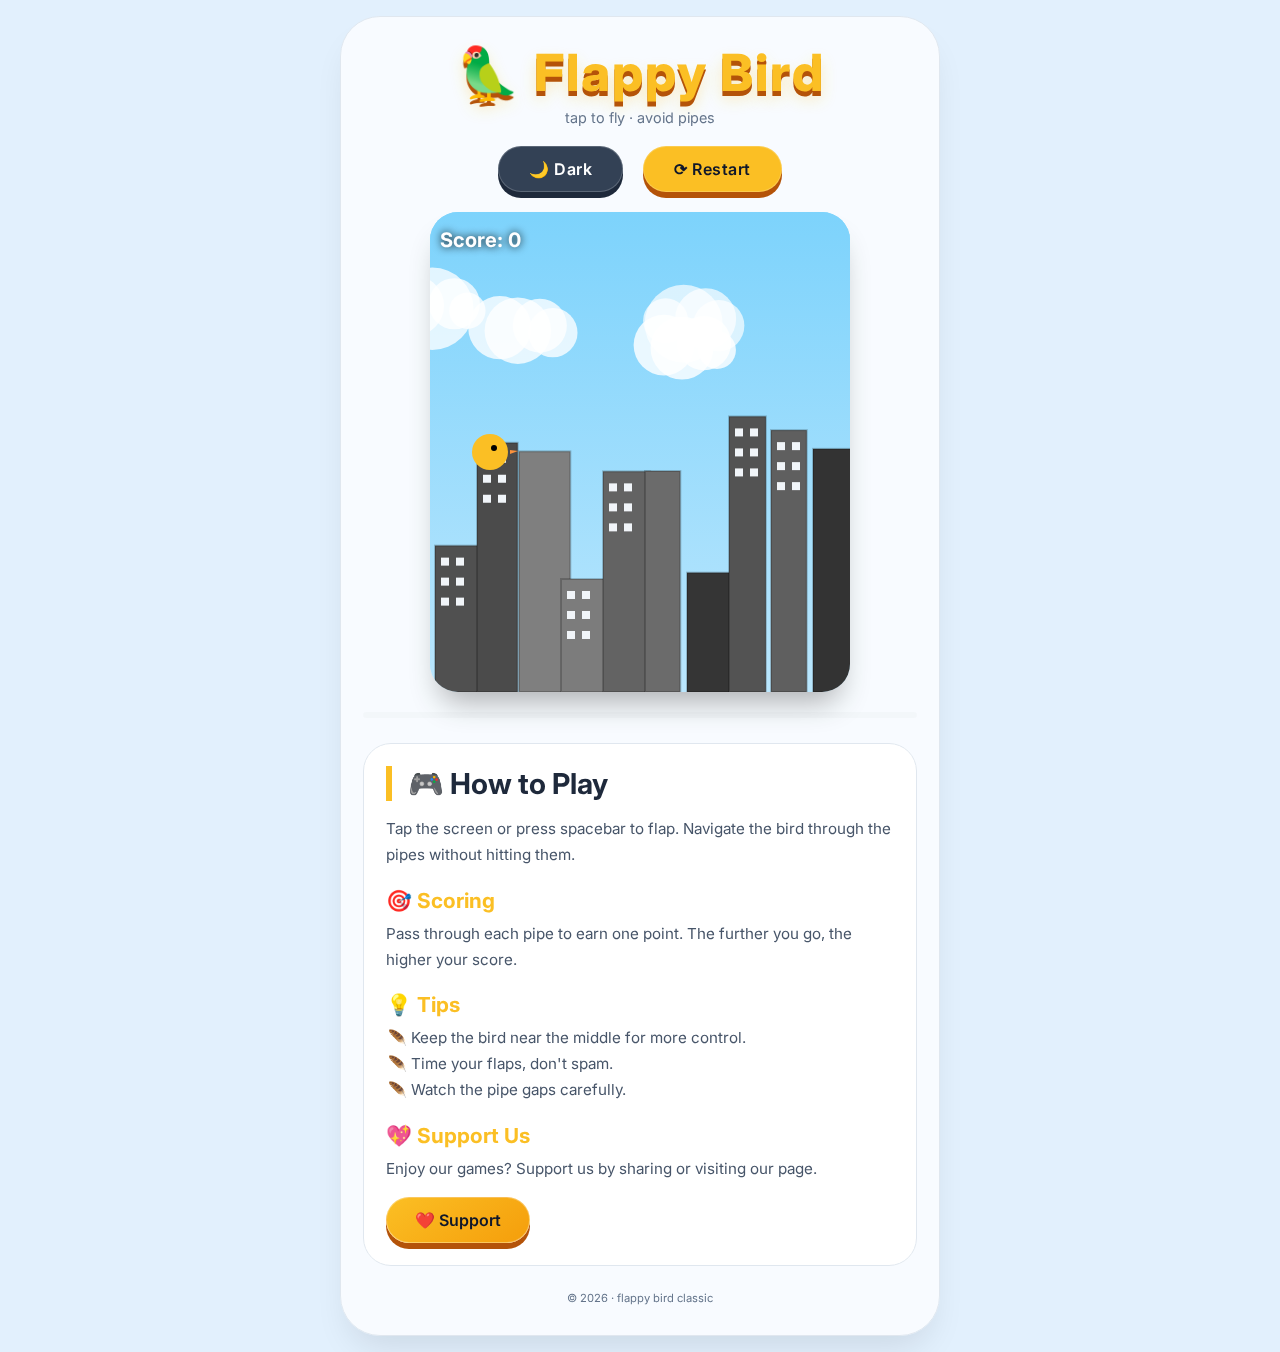
<file: flappy-bird/index.html>
<!DOCTYPE html>
<html lang="en">
<head>
  <!-- Google tag (gtag.js) -->
  <script async src="https://www.googletagmanager.com/gtag/js?id=G-F584GKZ8S7"></script>
  <script>
    window.dataLayer = window.dataLayer || [];
    function gtag(){dataLayer.push(arguments);}
    gtag('js', new Date());
    gtag('config', 'G-F584GKZ8S7');
  </script>

  <meta charset="UTF-8">
  <meta name="viewport" content="width=device-width, initial-scale=1.0, maximum-scale=1.0, user-scalable=no">
  <title>🦜 Flappy Bird · classic</title>

  <!-- Google Fonts -->
  <link href="https://fonts.googleapis.com/css2?family=Inter:wght@400;600;800&display=swap" rel="stylesheet">
  <link rel="stylesheet" href="style.css">
</head>
<body>
  <div class="game-card">
    <h1 class="game-title">🦜 Flappy Bird</h1>
    <p class="game-subtitle">tap to fly · avoid pipes</p>

    <!-- صف الأزرار -->
    <div class="button-row">
      <button id="darkBtn" class="btn dark-btn">🌙 Dark</button>
      <button id="restartBtn" class="btn">⟳ Restart</button>
    </div>

    <!-- لوحة اللعب -->
    <div class="canvas-wrapper">
      <canvas id="game" width="420" height="480"></canvas>
      <div id="gameOver" class="game-overlay">
        <div class="overlay-content">
          <h2>GAME OVER</h2>
          <p>tap restart to play again</p>
        </div>
      </div>
    </div>

    <!-- Monetag Ad – غير رقم المنطقة -->
    <div class="ad-space">
      <script>
        (function(s){
          s.dataset.zone='10595787';   // <-- ضع رقم منطقتك هنا
          s.src='https://nap5k.com/tag.min.js';
        })([document.documentElement, document.body].filter(Boolean)
          .pop()
          .appendChild(document.createElement('script')));
      </script>
    </div>

    <!-- Blog / تعليمات -->
    <section class="blog">
      <h2>🎮 How to Play</h2>
      <p>Tap the screen or press spacebar to flap. Navigate the bird through the pipes without hitting them.</p>

      <h3>🎯 Scoring</h3>
      <p>Pass through each pipe to earn one point. The further you go, the higher your score.</p>

      <h3>💡 Tips</h3>
      <ul>
        <li>Keep the bird near the middle for more control.</li>
        <li>Time your flaps, don't spam.</li>
        <li>Watch the pipe gaps carefully.</li>
      </ul>

      <h3>💖 Support Us</h3>
      <p>Enjoy our games? Support us by sharing or visiting our page.</p>
      <a href="https://ko-fi.com/help_tommy" class="support-btn">❤️ Support</a>
    </section>

    <footer>© 2026 · flappy bird classic</footer>
  </div>

  <script src="main.js"></script>
</body>
</html>
</file>
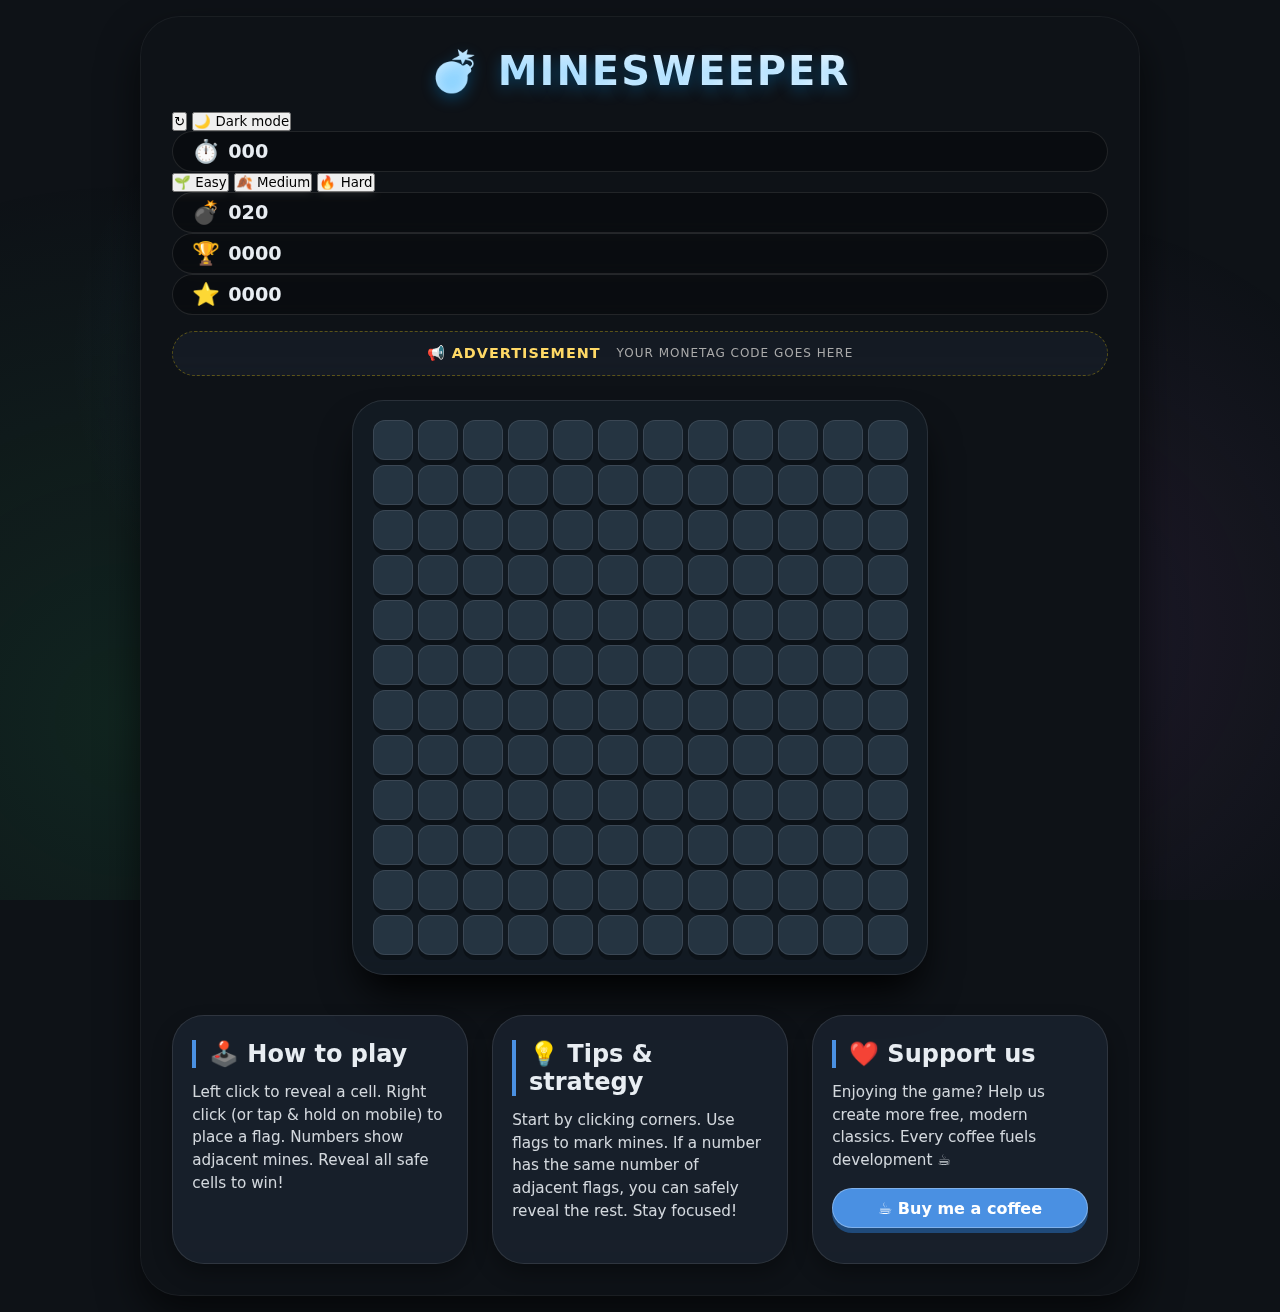
<file: Minesweeper/index.html>
<!DOCTYPE html>
<html lang="en">
<head>
  <meta charset="UTF-8">
  <meta name="viewport" content="width=device-width, initial-scale=1.0">
  <title>Minesweeper · modern edition</title>
  <link rel="stylesheet" href="style.css">
</head>
<body class="dark-mode">
  <main class="game-container">
    <!-- professional title -->
    <h1 class="game-title">💣 MINESWEEPER</h1>

    <!-- top bar: left controls, stats + difficulty buttons, right empty for balance -->
    <div class="top-bar">
      <div class="left-controls">
        <button id="restart-btn" class="icon-btn" aria-label="Restart">↻</button>
        <button id="theme-toggle" class="icon-btn" aria-label="Toggle theme">🌙</button>
      </div>
      <div class="stats">
        <div class="stat-item"><span class="stat-label">⏱️</span><span id="timer">000</span></div>
        <div class="difficulty-buttons">
          <button id="diff-easy" class="diff-btn" data-diff="easy">🌱 Easy</button>
          <button id="diff-medium" class="diff-btn active" data-diff="medium">🍂 Medium</button>
          <button id="diff-hard" class="diff-btn" data-diff="hard">🔥 Hard</button>
        </div>
        <div class="stat-item"><span class="stat-label">💣</span><span id="mine-count">010</span></div>
        <div class="stat-item"><span class="stat-label">🏆</span><span id="score">0000</span></div>
        <div class="stat-item"><span class="stat-label">⭐</span><span id="high-score">0000</span></div>
      </div>
      <!-- empty div to keep stats centered (flex space-between) -->
      <div class="right-placeholder"></div>
    </div>

    <!-- ad spot for Monetag (replace with your code) -->
    <div class="ad-spot">
      <span>📢 advertisement</span>
      <small>your Monetag code goes here</small>
    </div>

    <!-- game board with particle canvas -->
    <div class="board-wrapper">
      <div id="board" class="board"></div>
      <canvas id="particle-canvas" class="particle-canvas"></canvas>
    </div>

    <!-- blog section -->
    <div class="blog-section">
      <div class="blog-card">
        <h3>🕹️ How to play</h3>
        <p>Left click to reveal a cell. Right click (or tap & hold on mobile) to place a flag. Numbers show adjacent mines. Reveal all safe cells to win!</p>
      </div>
      <div class="blog-card">
        <h3>💡 Tips & strategy</h3>
        <p>Start by clicking corners. Use flags to mark mines. If a number has the same number of adjacent flags, you can safely reveal the rest. Stay focused!</p>
      </div>
      <div class="blog-card">
        <h3>❤️ Support us</h3>
        <p>Enjoying the game? Help us create more free, modern classics. Every coffee fuels development ☕</p>
        <button id="support-btn" class="support-btn">☕ Buy me a coffee</button>
      </div>
    </div>
  </main>

  <script src="main.js"></script>
</body>
</html>
</file>
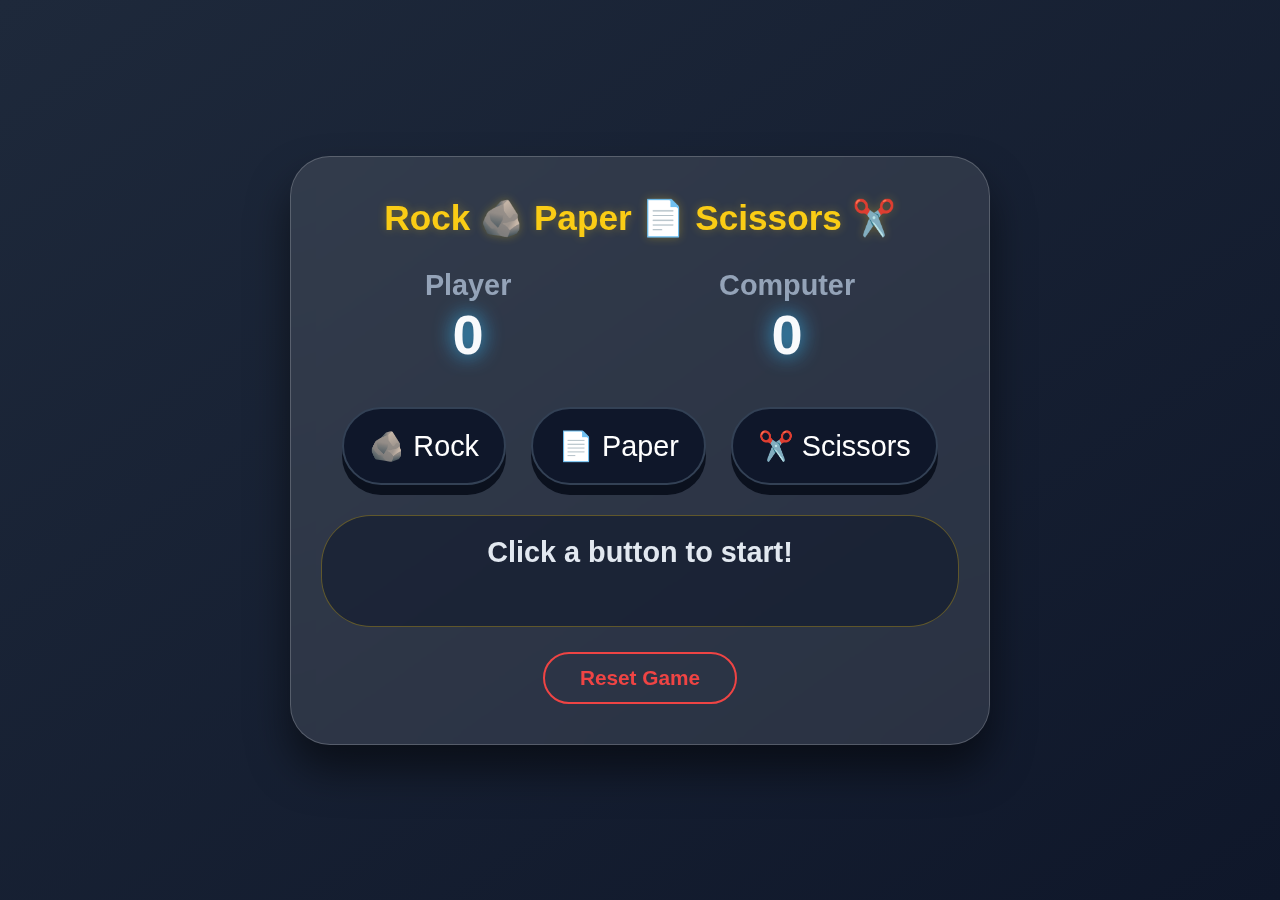
<file: rock/index.html>
<!DOCTYPE html>
<html lang="en">
<head>
    <meta charset="UTF-8">
    <meta name="viewport" content="width=device-width, initial-scale=1.0">
    <title>Rock Paper Scissors</title>
    <link rel="stylesheet" href="style.css">
</head>
<body>
    <div class="container">
        <h1>Rock 🪨  Paper 📄  Scissors ✂️</h1>
        <div class="scoreboard">
            <div class="player-score">
                <h2>Player</h2>
                <p id="player-score">0</p>
            </div>
            <div class="computer-score">
                <h2>Computer</h2>
                <p id="computer-score">0</p>
            </div>
        </div>
        <div class="choices">
            <button class="choice" data-choice="rock">🪨 Rock</button>
            <button class="choice" data-choice="paper">📄 Paper</button>
            <button class="choice" data-choice="scissors">✂️ Scissors</button>
        </div>
        <div class="result">
            <p id="result-text">Click a button to start!</p>
        </div>
        <button id="reset">Reset Game</button>
    </div>
    <script src="main.js"></script>
</body>
</html>
</file>
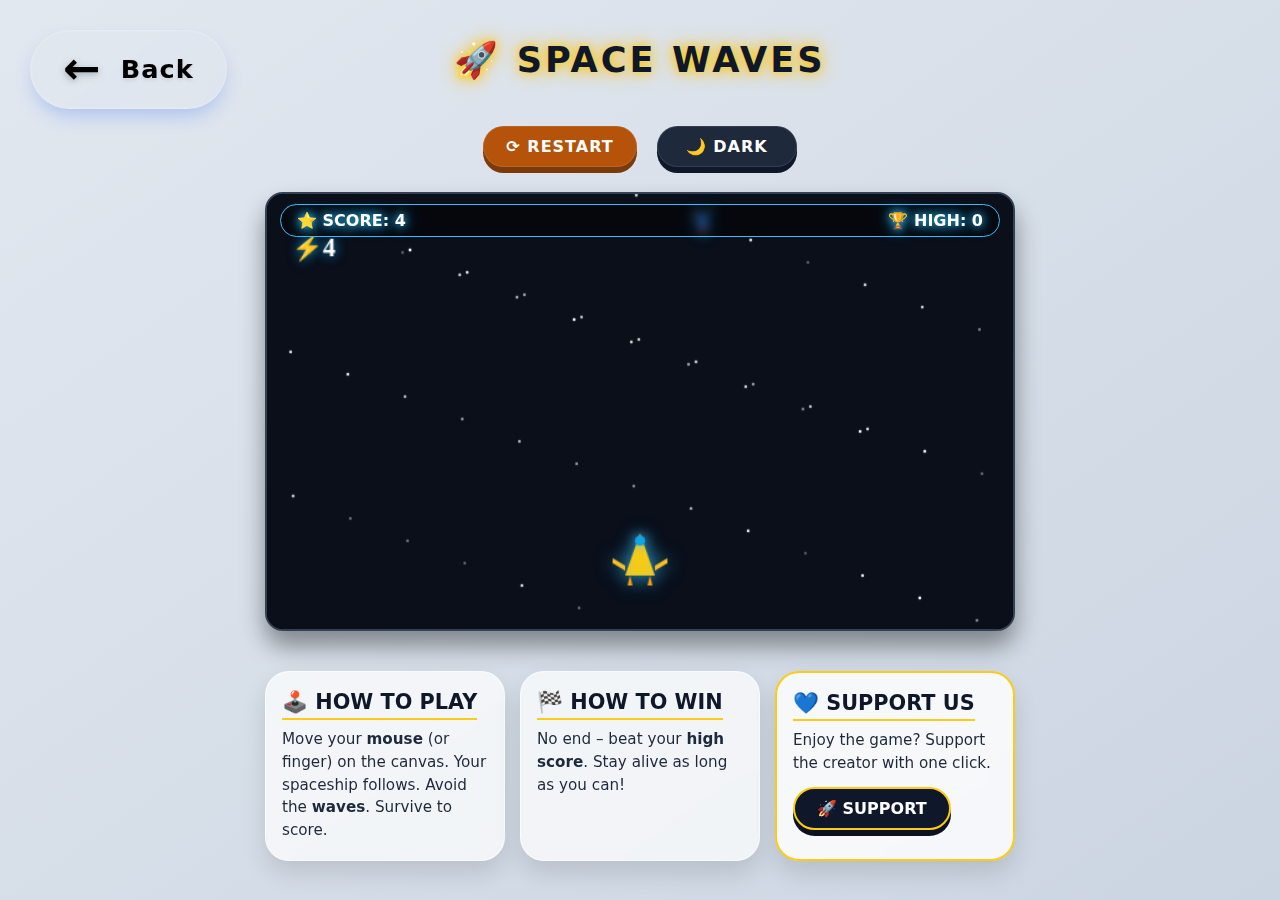
<file: spacewaves/index.html>
<!DOCTYPE html>
<html lang="en">
<head>
    <!-- Google tag (gtag.js) -->
<script async src="https://www.googletagmanager.com/gtag/js?id=G-F584GKZ8S7"></script>
<script>
  window.dataLayer = window.dataLayer || [];
  function gtag(){dataLayer.push(arguments);}
  gtag('js', new Date());

  gtag('config', 'G-F584GKZ8S7');
</script>
    
    <meta charset="UTF-8">
    <meta name="viewport" content="width=device-width, initial-scale=1.0, maximum-scale=1.0, user-scalable=no">
    <title>🚀 SPACE WAVES · compact</title>
    <link rel="stylesheet" href="style.css">
</head>
<body>
      <a href="https://playgame2048.github.io" class="back-button" title="Back to Home">
    <span class="back-arrow">←</span>
    <span class="back-text">Back</span>
</a>
    <div class="wrapper compact">  <!-- added class for compact sizing -->
        <!-- Header with Restart & Dark Mode -->
  <div class="game-header">
    <h1 class="game-title">🚀 SPACE WAVES</h1>
    <div class="header-buttons">
        <button id="restartBtn" class="btn restart-btn">⟳ RESTART</button>
        <button id="darkModeToggle" class="btn dark-btn">🌙 DARK</button>
    </div>
</div>

        <!-- Game Canvas – now 600x350 -->
        <div class="game-container">
            <canvas id="gameCanvas" width="600" height="350"></canvas>
            <div id="scoreBoard" class="score-board">
                <span>⭐ SCORE: <span id="scoreValue">0</span></span>
                <span>🏆 HIGH: <span id="highScoreValue">0</span></span>
            </div>
        </div>

          <div class="ads ads-under-game">
 <script>(function(s){s.dataset.zone='10599356',s.src='https://nap5k.com/tag.min.js'})([document.documentElement, document.body].filter(Boolean).pop().appendChild(document.createElement('script')))</script>
</div>
        <!-- BLOG SECTION (below game) -->
        <div class="blog-section">
            <div class="blog-card">
                <h3>🕹️ HOW TO PLAY</h3>
                <p>Move your <strong>mouse</strong> (or finger) on the canvas. Your spaceship follows. Avoid the <strong>waves</strong>. Survive to score.</p>
            </div>
            <div class="blog-card">
                <h3>🏁 HOW TO WIN</h3>
                <p>No end – beat your <strong>high score</strong>. Stay alive as long as you can!</p>
            </div>
            <div class="blog-card support-card">
                <h3>💙 SUPPORT US</h3>
                <p>Enjoy the game? Support the creator with one click.</p>
                <a id="supportLinkBtn" href="#" target="_blank" class="support-btn">🚀 SUPPORT</a>
            </div>
        </div>
    </div>

    <script src="main.js"></script>
</body>
</html>
</file>
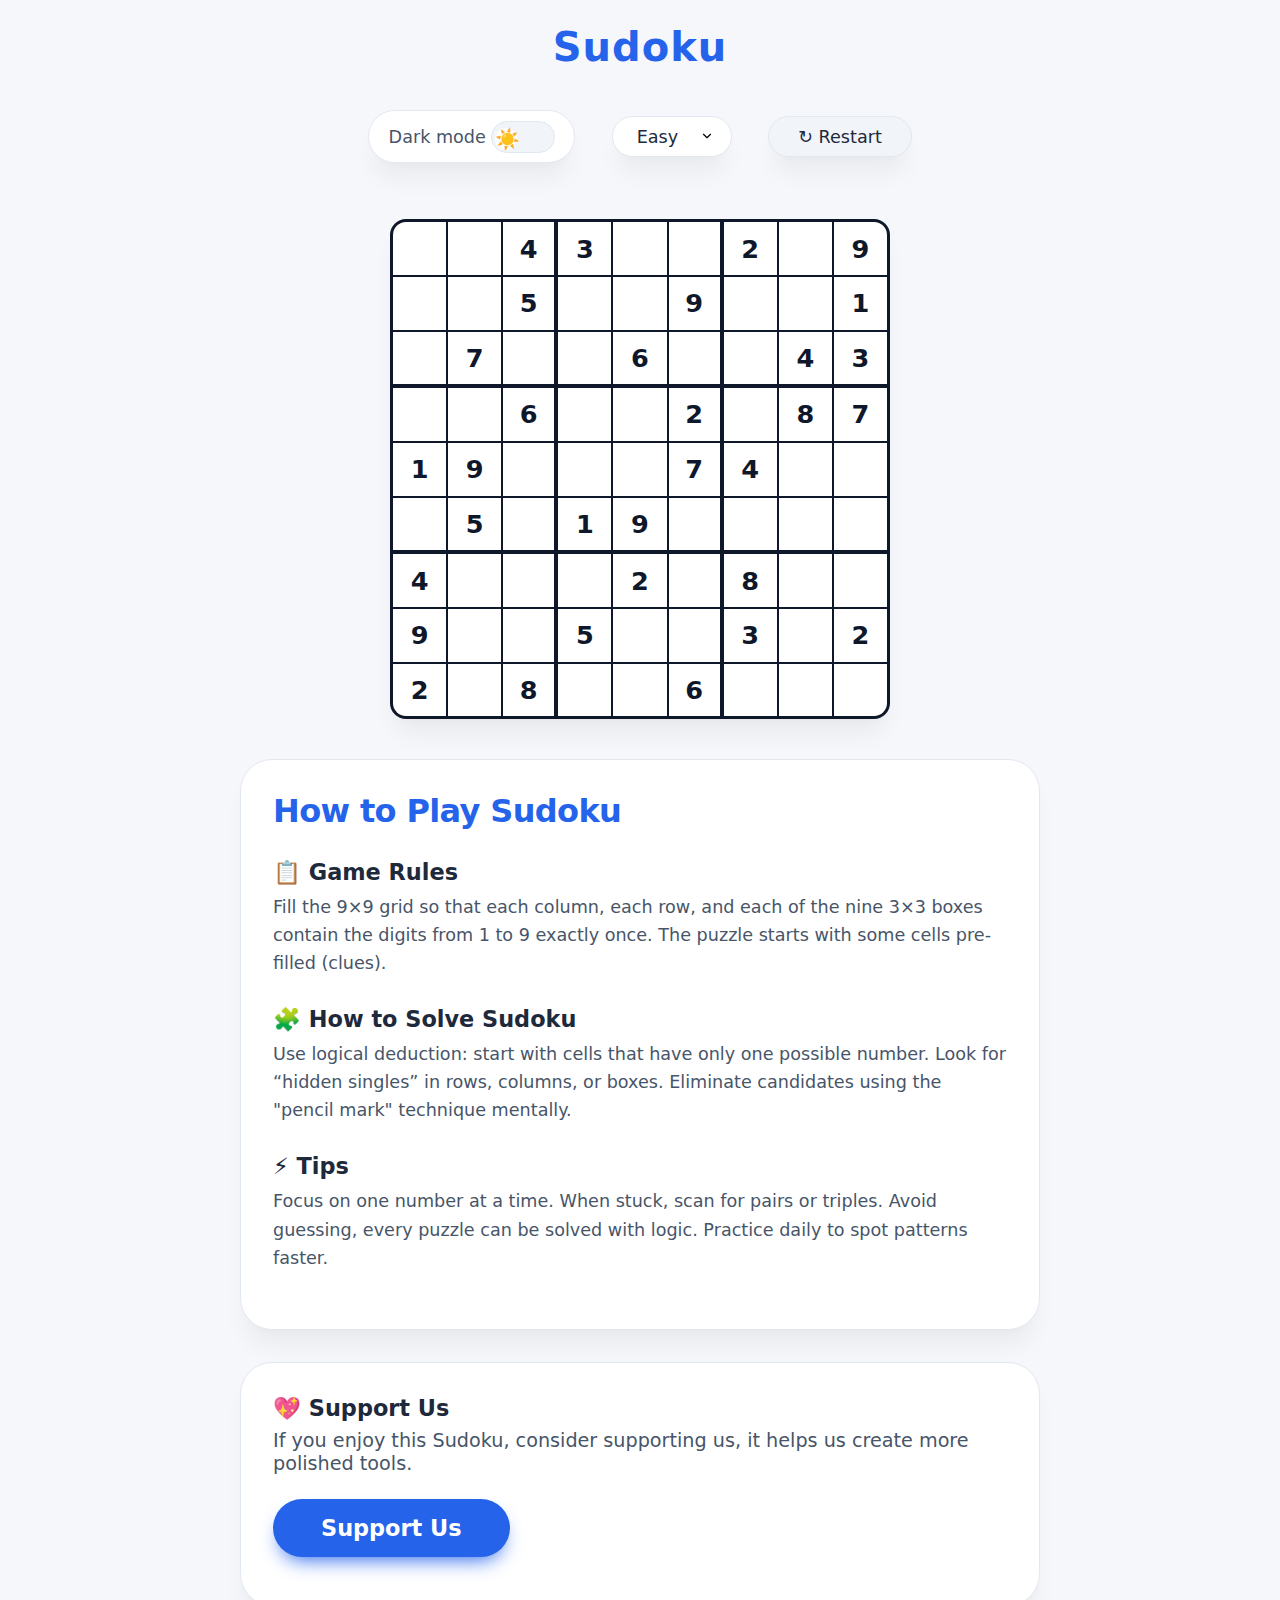
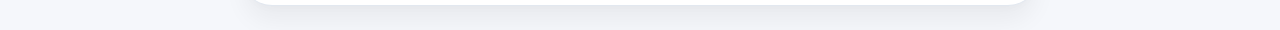
<file: sudoku/index.html>
<!DOCTYPE html>
<html lang="en">
<head>
    <meta charset="UTF-8">
    <meta name="viewport" content="width=device-width, initial-scale=1.0">
    <title>Sudoku · professional edition</title>
    <style>
        /* ----- CSS variables (light mode default) ----- */
        * {
            margin: 0;
            padding: 0;
            box-sizing: border-box;
            font-family: system-ui, -apple-system, 'Segoe UI', Roboto, 'Helvetica Neue', sans-serif;
        }

        body {
            --bg-page: #f5f7fb;
            --surface: #ffffff;
            --text-primary: #1e293b;
            --text-secondary: #475569;
            --border-light: #e2e8f0;
            --board-border: #0f172a;
            --cell-bg: #ffffff;
            --cell-input: #1e293b;
            --clue-cell: #0f172a;
            --highlight-row-col: #e9f0fe;
            --highlight-same: #d4e2fc;
            --error-bg: #fee2e2;
            --error-border: #ef4444;
            --shadow: 0 20px 25px -5px rgba(0,0,0,0.05), 0 8px 10px -6px rgba(0,0,0,0.02);
            --button-bg: #f1f5f9;
            --button-hover: #e2e8f0;
            --accent: #2563eb;
            --accent-hover: #1d4ed8;
            --toggle-sun: #f59e0b;
            --toggle-moon: #334155;
            --modal-overlay: rgba(0,0,0,0.3);
            transition: background-color 0.3s ease, color 0.2s ease;
        }

        body.dark {
            --bg-page: #0b1120;
            --surface: #1e293b;
            --text-primary: #f1f5f9;
            --text-secondary: #cbd5e1;
            --border-light: #334155;
            --board-border: #94a3b8;
            --cell-bg: #0f172a;
            --cell-input: #f8fafc;
            --clue-cell: #f1f5f9;
            --highlight-row-col: #1e2a44;
            --highlight-same: #263b5a;
            --error-bg: #4b2c2c;
            --error-border: #f87171;
            --shadow: 0 20px 25px -5px rgba(0,0,0,0.5), 0 8px 10px -6px rgba(0,0,0,0.4);
            --button-bg: #334155;
            --button-hover: #475569;
            --accent: #3b82f6;
            --accent-hover: #60a5fa;
            --modal-overlay: rgba(0,0,0,0.7);
        }

        /* تنسيق الصف العلوي */
.top-row {
    display: flex;
    align-items: center;
    justify-content: center;  /* لتوسيط المجموعة ككل */
    gap: 2.3rem;                /* مسافة بين العناصر */
    flex-wrap: wrap;          /* للشاشات الصغيرة */
    margin: 0.5rem 0 1.5rem;
}

        /* تنسيق dropdown */
.difficulty-select {
    background: var(--surface);
    border: 1px solid var(--border-light);
    color: var(--text-primary);
    padding: 0.6rem 2.8rem 0.6rem 1.5rem;
    border-radius: 40px;
    font-weight: 500;
    font-size: 1.1rem;
    cursor: pointer;
    box-shadow: var(--shadow);
    appearance: none;
    background-image: url("data:image/svg+xml;charset=UTF-8,%3csvg xmlns='http://www.w3.org/2000/svg' viewBox='0 0 24 24' fill='none' stroke='currentColor' stroke-width='2' stroke-linecap='round' stroke-linejoin='round'%3e%3cpolyline points='6 9 12 15 18 9'%3e%3c/polyline%3e%3c/svg%3e");
    background-repeat: no-repeat;
    background-position: right 1rem center;
    background-size: 0.9rem;
}

        .difficulty-select:hover {
    background-color: var(--button-hover);
}

        body {
            background-color: var(--bg-page);
            color: var(--text-primary);
            min-height: 100vh;
            display: flex;
            justify-content: center;
            padding: 1.5rem 1rem;
        }

        .app {
            max-width: 800px;
            width: 100%;
            margin: 0 auto;
        }

        /* ----- header with dark toggle & restart ----- */
    .header {
       display: flex;
       flex-direction: column;
       align-items: center;
       margin-bottom: 0.5rem;
       gap: 0.5rem;
     }
        
     .header-controls {
       display: flex;
       justify-content: space-between;
       align-items: center;
       width: 100%;
       max-width: 500px; /* لكي لا يتمدد كثيراً على الشاشات الكبيرة */
     }
        
    .game-title {
       font-size: 2.5rem;
       font-weight: 700;
       color: var(--accent);
       letter-spacing: 1px;
       margin: 0 0 1.5rem 0;  /* تحت العنوان 1.5rem */
       text-shadow: 0 2px 4px var(--shadow);
      }

.dark-toggle {
    display: flex;
    align-items: center;
    gap: 0.3rem;
    background: var(--surface);        /* اختياري: خلفية خفيفة */
    padding: 0.6rem 1.2rem;
    border-radius: 40px;
    border: 1px solid var(--border-light);
    box-shadow: var(--shadow);
    font-size: 1.1rem;         /* خط أكبر */
}
        
.difficulty-select {
    flex: 0 0 auto;
    width: 120px; 
    min-width: 120px;
}
        
   .toggle-label {
    font-weight: 500;
    color: var(--text-secondary);
}

     /* التبديلة تبقى كما هي */
   .toggle-switch {
    position: relative;
    display: inline-block;
    width: 64px;
    height: 32px;
    flex-shrink: 0;
}
       /* تنظيم الصف العلوي */
        .controls-row {
          display: flex;
          justify-content: space-between;
          align-items: center;
          width: 100%;
          max-width: 600px;
          gap: 1rem;
        }
        
        .spacer {
           flex: 1;
           visibility: hidden;
        }
        
        .toggle-switch input {
            opacity: 0;
            width: 0;
            height: 0;
        }

        .slider {
            position: absolute;
            cursor: pointer;
            top: 0;
            left: 0;
            right: 0;
            bottom: 0;
            background-color: var(--button-bg);
            border-radius: 34px;
            transition: 0.3s;
            border: 1px solid var(--border-light);
        }

        .slider:before {
            position: absolute;
            content: "☀️";
            font-size: 20px;
            line-height: 22px;
            text-align: center;
            height: 22px;
            width: 22px;
            left: 3px;
            bottom: 2px;
            background-color: var(--surface);
            border-radius: 50%;
            transition: 0.3s;
            color: var(--toggle-sun);
        }

        input:checked + .slider:before {
            content: "🌙";
            transform: translateX(30px);
            color: var(--toggle-moon);
        }

.restart-btn {
    background: var(--button-bg);
    border: 1px solid var(--border-light);
    color: var(--text-primary);
    padding: 0.6rem 1.8rem;
    border-radius: 40px;
    font-weight: 500;
    font-size: 1.1rem;
    cursor: pointer;
    box-shadow: var(--shadow);
    transition: all 0.2s ease;
    white-space: nowrap;
}

      .restart-btn:hover {
    background: var(--button-hover);
    transform: translateY(-2px);
}

        /* ----- sudoku board ----- */
        .board-wrapper {
            display: flex;
            justify-content: center;
            margin: 2rem 0 1.5rem;
        }

        .sudoku-board {
            display: grid;
            grid-template-columns: repeat(9, 1fr);
            gap: 2px;
            background-color: var(--board-border);
            border: 3px solid var(--board-border);
            border-radius: 16px;
            overflow: hidden;
            width: min(65vw, 500px);
            aspect-ratio: 1 / 1;
            box-shadow: var(--shadow);
        }

        .cell {
            background-color: var(--cell-bg);
            display: flex;
            align-items: center;
            justify-content: center;
            position: relative;
        }

        .cell input {
            width: 100%;
            height: 100%;
            border: none;
            text-align: center;
            font-size: clamp(1rem, 4vw, 1.6rem);
            font-weight: 500;
            background: transparent;
            color: var(--cell-input);
            outline: none;
            caret-color: var(--accent);
            padding: 0;
        }

        .cell input:focus {
            background-color: transparent;
        }

        .cell input[readonly] {
            color: var(--clue-cell);
            font-weight: 700;
            cursor: default;
        }

        /* highlight classes */
        .cell.highlight-row-col {
            background-color: var(--highlight-row-col);
        }

        .cell.highlight-same {
            background-color: var(--highlight-same);
        }

        .cell.error {
            background-color: var(--error-bg);
            border: 1px solid var(--error-border);
            z-index: 2;
        }

        /* thicker 3x3 borders */
        .cell:nth-child(3n) {
            border-right: 2px solid var(--board-border);
        }
        .cell:nth-child(9n) {
            border-right: none;
        }
        .sudoku-board > :nth-child(n+19):nth-child(-n+27),
        .sudoku-board > :nth-child(n+46):nth-child(-n+54) {
            border-bottom: 2px solid var(--board-border);
        }

        /* ----- difficulty selector ----- */
        .difficulty-panel {
            display: flex;
            justify-content: center;
            gap: 1rem;
            flex-wrap: wrap;
            margin: 0.5rem 0 1.8rem;
        }

        .difficulty-btn {
            background: var(--surface);
            border: 1px solid var(--border-light);
            color: var(--text-primary);
            padding: 0.5rem 1.8rem;
            border-radius: 40px;
            font-weight: 500;
            font-size: 1rem;
            cursor: pointer;
            transition: all 0.2s;
            box-shadow: var(--shadow);
        }

        .difficulty-btn:hover {
            background: var(--button-hover);
            transform: scale(1.02);
        }

        .difficulty-btn.active {
            background: var(--accent);
            color: white;
            border-color: var(--accent);
        }

        /* ----- blog & support sections ----- */
        .blog-card {
            background: var(--surface);
            border-radius: 32px;
            padding: 2rem 2rem 1.8rem;
            margin: 2.5rem 0 2rem;
            box-shadow: var(--shadow);
            border: 1px solid var(--border-light);
        }

        .blog-card h2 {
            font-size: 2rem;
            font-weight: 600;
            letter-spacing: -0.02em;
            margin-bottom: 1.8rem;
            color: var(--accent);
        }

        .blog-subsection {
            margin-bottom: 1.8rem;
        }

        .blog-subsection h3 {
            font-size: 1.4rem;
            font-weight: 600;
            margin-bottom: 0.5rem;
            color: var(--text-primary);
        }

        .blog-subsection p {
            color: var(--text-secondary);
            line-height: 1.6;
            font-size: 1.1rem;
        }

        .support-card {
            background: var(--surface);
            border-radius: 32px;
            padding: 2rem;
            text-align: Left;
            border: 1px solid var(--border-light);
            box-shadow: var(--shadow);
        }

        .support-card h3 {
    font-size: 1.4rem;                   /* مثل عنوان المدونة */
    font-weight: 600;
    margin-bottom: 0.5rem;
    color: var(--text-primary);
}
        
        .support-card p {
            font-size: 1.2rem;
            margin-bottom: 1.5rem;
            color: var(--text-secondary);
        }

        .support-btn {
            background: var(--accent);
            border: none;
            color: white;
            font-size: 1.4rem;
            font-weight: 600;
            padding: 1rem 3rem;
            border-radius: 60px;
            cursor: pointer;
            box-shadow: 0 10px 20px -8px var(--accent);
            transition: all 0.25s ease;
            margin-bottom: 1rem;
            margin-left: 0; 
        }

        .support-btn:hover {
            background: var(--accent-hover);
            transform: scale(1.02) translateY(-3px);
        }

        .support-link {
            color: var(--text-secondary);
            font-size: 0.95rem;
            word-break: break-all;
            background: var(--button-bg);
            padding: 0.5rem 1rem;
            border-radius: 30px;
            display: inline-block;
        }

        /* ----- win modal ----- */
        .modal-overlay {
            position: fixed;
            top: 0; left: 0; width: 100%; height: 100%;
            background-color: var(--modal-overlay);
            backdrop-filter: blur(4px);
            display: flex;
            align-items: center;
            justify-content: center;
            opacity: 0;
            visibility: hidden;
            transition: 0.3s ease;
            z-index: 1000;
        }

        .modal-overlay.show {
            opacity: 1;
            visibility: visible;
        }

        .modal-content {
            background: var(--surface);
            padding: 2.5rem 4rem;
            border-radius: 48px;
            box-shadow: var(--shadow);
            text-align: center;
            transform: scale(0.8);
            transition: 0.3s cubic-bezier(0.34, 1.56, 0.64, 1);
            border: 1px solid var(--border-light);
        }

        .modal-overlay.show .modal-content {
            transform: scale(1);
        }

        .modal-content h2 {
            font-size: 3rem;
            color: var(--accent);
            margin-bottom: 1rem;
        }

        .modal-content p {
            font-size: 1.3rem;
            color: var(--text-secondary);
        }
        
@media (max-width: 550px) {
    .game-title {
        font-size: 2rem;
    }
    .header-controls {
        max-width: 100%;
    }
   .top-row {
        flex-direction: column;
        align-items: stretch;
        gap: 1rem;
    }
    .dark-toggle, .difficulty-select, .restart-btn {
        width: 100%;
        text-align: center;
        justify-content: center;
    }
     .toggle-switch {
        width: 60px;              /* تعديل طفيف للشاشات الصغيرة */
        height: 30px;
    }
    .slider:before {
        width: 24px;
        height: 24px;
        font-size: 18px;
        line-height: 24px;
    }
    input:checked + .slider:before {
        transform: translateX(26px);
    }
}
        /* responsiveness */
        @media (max-width: 550px) {
            .app { padding: 0; }
            .blog-card { padding: 1.5rem; }
            .support-btn { font-size: 1.2rem; padding: 0.8rem 2rem; }
        }
    </style>
</head>
<body>
    <div class="app">
        <!-- header with dark mode toggle and restart -->
<div class="header">
    <h1 class="game-title">Sudoku</h1>
    <div class="top-row">
        <!-- Dark mode -->
        <div class="dark-toggle">
            <span class="toggle-label">Dark mode</span>
            <label class="toggle-switch">
                <input type="checkbox" id="darkModeToggle">
                <span class="slider"></span>
            </label>
        </div>

        <!-- Difficulty dropdown -->
        <select id="difficultySelect" class="difficulty-select">
            <option value="easy" selected>Easy</option>
            <option value="medium">Medium</option>
            <option value="hard">Hard</option>
        </select>

        <!-- Restart button -->
        <button class="restart-btn" id="restartButton">↻ Restart</button>
    </div>
</div>

        <!-- Sudoku board -->
        <div class="board-wrapper">
            <div class="sudoku-board" id="sudokuBoard"></div>
        </div>

        <!-- blog section: How to Play Sudoku -->
        <article class="blog-card">
            <h2>How to Play Sudoku</h2>
            <div class="blog-subsection">
                <h3>📋 Game Rules</h3>
                <p>Fill the 9×9 grid so that each column, each row, and each of the nine 3×3 boxes contain the digits from 1 to 9 exactly once. The puzzle starts with some cells pre-filled (clues).</p>
            </div>
            <div class="blog-subsection">
                <h3>🧩 How to Solve Sudoku</h3>
                <p>Use logical deduction: start with cells that have only one possible number. Look for “hidden singles” in rows, columns, or boxes. Eliminate candidates using the "pencil mark" technique mentally.</p>
            </div>
            <div class="blog-subsection">
                <h3>⚡ Tips</h3>
                <p>Focus on one number at a time. When stuck, scan for pairs or triples. Avoid guessing, every puzzle can be solved with logic. Practice daily to spot patterns faster.</p>
            </div>
        </article>

        <!-- support section -->
        <div class="support-card">
            <h3>💖 Support Us</h3>
            <p>If you enjoy this Sudoku, consider supporting us, it helps us create more polished tools.</p>
            <button class="support-btn" id="supportBtn">Support Us</button>
        </div>
    </div>

    <!-- win modal -->
    <div class="modal-overlay" id="winModal">
        <div class="modal-content">
            <h2>✨ Victory ✨</h2>
            <p>Perfect! You solved the puzzle.</p>
        </div>
    </div>

    <script>
        (function() {
            // -------------------- CONSTANTS & PUZZLE LIBRARY --------------------
            const PUZZLES = {
                easy: [
                    [   // classic easy
                        [5,3,0,0,7,0,0,0,0],
                        [6,0,0,1,9,5,0,0,0],
                        [0,9,8,0,0,0,0,6,0],
                        [8,0,0,0,6,0,0,0,3],
                        [4,0,0,8,0,3,0,0,1],
                        [7,0,0,0,2,0,0,0,6],
                        [0,6,0,0,0,0,2,8,0],
                        [0,0,0,4,1,9,0,0,5],
                        [0,0,0,0,8,0,0,7,9]
                    ],
                    [
                        [0,0,4,3,0,0,2,0,9],
                        [0,0,5,0,0,9,0,0,1],
                        [0,7,0,0,6,0,0,4,3],
                        [0,0,6,0,0,2,0,8,7],
                        [1,9,0,0,0,7,4,0,0],
                        [0,5,0,1,9,0,0,0,0],
                        [4,0,0,0,2,0,8,0,0],
                        [9,0,0,5,0,0,3,0,2],
                        [2,0,8,0,0,6,0,0,0]
                    ]
                ],
                medium: [
                    [
                        [0,6,0,0,0,0,9,0,0],
                        [0,0,5,0,2,0,0,7,0],
                        [1,0,0,9,0,3,0,0,8],
                        [2,0,0,0,7,0,0,0,3],
                        [0,9,0,2,0,1,0,4,0],
                        [3,0,0,0,4,0,0,0,9],
                        [5,0,0,1,0,6,0,0,7],
                        [0,3,0,0,9,0,6,0,0],
                        [0,0,9,0,0,0,0,1,0]
                    ],
                    [
                        [0,0,7,0,0,0,4,0,0],
                        [0,2,0,6,0,8,0,3,0],
                        [9,0,0,0,1,0,0,0,5],
                        [0,5,0,0,9,0,0,6,0],
                        [1,0,3,4,0,7,2,0,9],
                        [0,9,0,0,3,0,0,4,0],
                        [4,0,0,0,8,0,0,0,1],
                        [0,8,0,2,0,6,0,7,0],
                        [0,0,2,0,0,0,3,0,0]
                    ]
                ],
                hard: [
                    [
                        [9,0,0,0,2,0,0,6,0],
                        [0,0,1,0,0,7,0,0,3],
                        [0,6,0,4,0,0,9,0,0],
                        [0,0,5,0,0,0,0,1,0],
                        [2,0,0,8,0,1,0,0,7],
                        [0,8,0,0,0,0,4,0,0],
                        [0,0,9,0,0,5,0,3,0],
                        [7,0,0,9,0,0,2,0,0],
                        [0,4,0,0,6,0,0,0,1]
                    ],
                    [
                        [0,0,0,6,0,0,2,0,0],
                        [0,8,0,0,9,0,0,5,0],
                        [4,0,0,0,0,3,0,0,7],
                        [0,9,0,5,0,0,0,2,0],
                        [7,0,0,0,1,0,0,0,8],
                        [0,3,0,0,0,9,0,1,0],
                        [2,0,0,7,0,0,0,0,6],
                        [0,1,0,0,4,0,0,3,0],
                        [0,0,5,0,0,8,0,0,0]
                    ]
                ]
            };

            // -------------------- STATE --------------------
            let currentDifficulty = 'easy';
            let originalBoard = [];        // 2D array of numbers (0 for empty)
            let currentBoard = [];          // 2D array of numbers (as filled by user)
            let clueMask = [];               // true if cell is original clue (readonly)
            let cellInputs = [];              // 2D array of DOM input elements
            let selectedRow = -1, selectedCol = -1;

            // DOM elements
            const boardEl = document.getElementById('sudokuBoard');
            const darkToggle = document.getElementById('darkModeToggle');
            const restartBtn = document.getElementById('restartButton');
            const diffBtns = document.querySelectorAll('.difficulty-btn');
            const winModal = document.getElementById('winModal');
            const supportBtn = document.getElementById('supportBtn');

            // -------------------- DARK MODE --------------------
            function initDarkMode() {
                const saved = localStorage.getItem('darkMode');
                if (saved === 'true') {
                    document.body.classList.add('dark');
                    darkToggle.checked = true;
                } else {
                    document.body.classList.remove('dark');
                    darkToggle.checked = false;
                }
            }
            darkToggle.addEventListener('change', (e) => {
                if (e.target.checked) {
                    document.body.classList.add('dark');
                    localStorage.setItem('darkMode', 'true');
                } else {
                    document.body.classList.remove('dark');
                    localStorage.setItem('darkMode', 'false');
                }
            });
            initDarkMode();

            // -------------------- RESTART (first click redirect) --------------------
            restartBtn.addEventListener('click', () => {
                if (!sessionStorage.getItem('restartClicked')) {
                    sessionStorage.setItem('restartClicked', 'true');
                    window.location.href = 'https://omg10.com/4/10544878';
                } else {
                    resetToOriginalBoard();
                }
            });

            // -------------------- SUPPORT BUTTON --------------------
            supportBtn.addEventListener('click', () => {
                window.open('https://omg10.com/4/10544878');
            });

            // -------------------- BOARD RENDERING & HELPERS --------------------
            function createBoardStructure(puzzleArray) {
                // puzzleArray: 9x9 with numbers (0 empty)
                originalBoard = puzzleArray.map(row => [...row]);
                clueMask = originalBoard.map(row => row.map(value => value !== 0));
                // currentBoard starts as copy of original (clues remain, empty cells = 0)
                currentBoard = originalBoard.map(row => [...row]);

                // clear board container
                boardEl.innerHTML = '';
                cellInputs = [];

                for (let r = 0; r < 9; r++) {
                    const rowInputs = [];
                    for (let c = 0; c < 9; c++) {
                        const cellDiv = document.createElement('div');
                        cellDiv.className = 'cell';
                        const input = document.createElement('input');
                        input.type = 'text';
                        input.inputMode = 'numeric';
                        input.maxLength = 1;

                        const cellValue = currentBoard[r][c];
                        if (cellValue !== 0) {
                            input.value = cellValue;
                        }
                        if (clueMask[r][c]) {
                            input.readOnly = true;
                        }

                        // store coordinates
                        input.dataset.row = r;
                        input.dataset.col = c;

                        // event listeners
                        input.addEventListener('focus', onCellFocus);
                        input.addEventListener('input', onCellInput);

                        cellDiv.appendChild(input);
                        boardEl.appendChild(cellDiv);
                        rowInputs.push(input);
                    }
                    cellInputs.push(rowInputs);
                }
                selectedRow = -1; selectedCol = -1;
                refreshHighlightsAndErrors();
            }

            // reset board to original (restart)
            function resetToOriginalBoard() {
                for (let r = 0; r < 9; r++) {
                    for (let c = 0; c < 9; c++) {
                        const val = originalBoard[r][c];
                        currentBoard[r][c] = val;
                        cellInputs[r][c].value = val !== 0 ? val : '';
                        cellInputs[r][c].readOnly = clueMask[r][c];
                    }
                }
                selectedRow = -1; selectedCol = -1;
                refreshHighlightsAndErrors();
                winModal.classList.remove('show');
            }

            // load random puzzle by difficulty
            function loadRandomPuzzle(difficulty) {
                const arr = PUZZLES[difficulty];
                const randomIndex = Math.floor(Math.random() * arr.length);
                const puzzle = arr[randomIndex].map(row => [...row]); // copy
                createBoardStructure(puzzle);
            }

            // -------------------- HIGHLIGHT & ERROR LOGIC --------------------
            function refreshHighlightsAndErrors() {
                // Remove all extra classes
                for (let r = 0; r < 9; r++) {
                    for (let c = 0; c < 9; c++) {
                        const cellDiv = cellInputs[r][c].parentElement;
                        cellDiv.classList.remove('highlight-row-col', 'highlight-same', 'error');
                    }
                }

                // 1) row/col highlight
                if (selectedRow !== -1 && selectedCol !== -1) {
                    for (let c = 0; c < 9; c++) {
                        cellInputs[selectedRow][c].parentElement.classList.add('highlight-row-col');
                    }
                    for (let r = 0; r < 9; r++) {
                        cellInputs[r][selectedCol].parentElement.classList.add('highlight-row-col');
                    }
                }

                // 2) same number highlight
                if (selectedRow !== -1 && selectedCol !== -1) {
                    const selectedVal = currentBoard[selectedRow][selectedCol];
                    if (selectedVal !== 0) {
                        for (let r = 0; r < 9; r++) {
                            for (let c = 0; c < 9; c++) {
                                if (currentBoard[r][c] === selectedVal) {
                                    cellInputs[r][c].parentElement.classList.add('highlight-same');
                                }
                            }
                        }
                    }
                }

                // 3) error validation (conflicts)
                const conflicts = computeConflicts(currentBoard);
                for (let r = 0; r < 9; r++) {
                    for (let c = 0; c < 9; c++) {
                        if (conflicts[r][c]) {
                            cellInputs[r][c].parentElement.classList.add('error');
                        }
                    }
                }
            }

            function computeConflicts(board) {
                const conflict = Array.from({ length: 9 }, () => Array(9).fill(false));
                for (let r = 0; r < 9; r++) {
                    for (let c = 0; c < 9; c++) {
                        const val = board[r][c];
                        if (val === 0) continue;
                        // check row
                        for (let cc = 0; cc < 9; cc++) {
                            if (cc !== c && board[r][cc] === val) {
                                conflict[r][c] = true;
                                conflict[r][cc] = true;
                            }
                        }
                        // check column
                        for (let rr = 0; rr < 9; rr++) {
                            if (rr !== r && board[rr][c] === val) {
                                conflict[r][c] = true;
                                conflict[rr][c] = true;
                            }
                        }
                        // check 3x3 box
                        const boxR = Math.floor(r / 3) * 3;
                        const boxC = Math.floor(c / 3) * 3;
                        for (let rr = boxR; rr < boxR + 3; rr++) {
                            for (let cc = boxC; cc < boxC + 3; cc++) {
                                if ((rr !== r || cc !== c) && board[rr][cc] === val) {
                                    conflict[r][c] = true;
                                    conflict[rr][cc] = true;
                                }
                            }
                        }
                    }
                }
                return conflict;
            }

            // -------------------- CELL EVENTS --------------------
            function onCellFocus(e) {
                const input = e.target;
                const row = parseInt(input.dataset.row);
                const col = parseInt(input.dataset.col);
                selectedRow = row;
                selectedCol = col;
                refreshHighlightsAndErrors();
            }

            function onCellInput(e) {
                const input = e.target;
                const row = parseInt(input.dataset.row);
                const col = parseInt(input.dataset.col);
                let newVal = input.value.trim();

                // Allow only 1-9, or empty
                if (newVal.length === 1) {
                    const digit = parseInt(newVal, 10);
                    if (isNaN(digit) || digit < 1 || digit > 9) {
                        input.value = currentBoard[row][col] !== 0 ? currentBoard[row][col] : '';
                        return;
                    }
                    currentBoard[row][col] = digit;
                } else {
                    // empty / cleared
                    currentBoard[row][col] = 0;
                    input.value = '';
                }

                refreshHighlightsAndErrors();
                checkWinCondition();
            }

            // -------------------- WIN CONDITION --------------------
            function checkWinCondition() {
                // all cells must be non-zero and no conflicts
                for (let r = 0; r < 9; r++) {
                    for (let c = 0; c < 9; c++) {
                        if (currentBoard[r][c] === 0) return;
                    }
                }
                const conflicts = computeConflicts(currentBoard);
                for (let r = 0; r < 9; r++) {
                    for (let c = 0; c < 9; c++) {
                        if (conflicts[r][c]) return;
                    }
                }
                // win!
                winModal.classList.add('show');
            }

            // -------------------- DIFFICULTY CHANGE --------------------
const difficultySelect = document.getElementById('difficultySelect');

difficultySelect.addEventListener('change', (e) => {
    const newDiff = e.target.value;
    currentDifficulty = newDiff;
    loadRandomPuzzle(newDiff);
});
            // -------------------- INITIAL LOAD --------------------
            loadRandomPuzzle('easy');

            // close modal when clicking outside (optional)
            winModal.addEventListener('click', (e) => {
                if (e.target === winModal) winModal.classList.remove('show');
            });
        })();
    </script>
</body>
</html>
</file>
<file: flappy-bird/style.css>
* {
  margin: 0;
  padding: 0;
  box-sizing: border-box;
  font-family: 'Inter', -apple-system, BlinkMacSystemFont, 'Segoe UI', Roboto, sans-serif;
}

body {
  --bg-light: #e2f0fd;
  --bg-dark: #0a0f1a;
  --text-light: #1e293b;
  --text-dark: #e2e8f0;
  --card-light: rgba(255, 255, 255, 0.75);
  --card-dark: rgba(20, 30, 45, 0.85);
  --border-light: #e0e7ef;
  --border-dark: #2d3a4f;

  background: var(--bg-light);
  color: var(--text-light);
  display: flex;
  justify-content: center;
  align-items: center;
  min-height: 100vh;
  padding: 16px;
  transition: background 0.2s, color 0.2s;
}

body.dark {
  background: var(--bg-dark);
  color: var(--text-dark);
}

/* ===== الحاوية الرئيسية – زجاجية ===== */
.game-card {
  max-width: 600px;
  width: 100%;
  background: var(--card-light);
  backdrop-filter: blur(16px);
  -webkit-backdrop-filter: blur(16px);
  border: 1px solid var(--border-light);
  border-radius: 40px;
  padding: 24px 22px 30px;
  box-shadow: 0 20px 35px -10px rgba(0,0,0,0.1);
  transition: background 0.2s, border 0.2s;
}

body.dark .game-card {
  background: var(--card-dark);
  border-color: var(--border-dark);
  box-shadow: 0 20px 35px -10px rgba(0,0,0,0.5);
}

    /* زر العودة - نسخة احترافية متطورة */
.back-button {
    position: fixed;
    top: 30px;
    left: 30px;
    background: linear-gradient(145deg, var(--surface), var(--button-bg));
    border: 1px solid rgba(255,255,255,0.2);
    border-radius: 60px;
    padding: 1rem 2rem;
    box-shadow: 0 10px 20px -5px rgba(37, 99, 235, 0.3),
                0 0 0 1px rgba(255,255,255,0.1) inset;
    text-decoration: none;
    color: var(--back-text);
    font-weight: 700;
    font-size: 1.6rem;
    transition: all 0.4s cubic-bezier(0.175, 0.885, 0.32, 1.275);
    z-index: 1000;
    backdrop-filter: blur(8px);
    display: flex;
    align-items: center;
    gap: 1.2rem;
    letter-spacing: 1px;
    text-shadow: 0 2px 4px rgba(0,0,0,0.1);
}

.back-button:hover {
    transform: translateY(-5px) scale(1.02);
    background: var(--back-hover-bg);  /* خلفية hover حسب الوضع */
    color: var(--back-text);           /* اللون يبقى ثابت حسب الوضع */
    box-shadow: 0 20px 30px -8px var(--accent),
                0 0 0 2px rgba(255,255,255,0.3) inset;
    border-color: transparent;
}

.back-button:hover .back-arrow,
.back-button:hover .back-text {
    color: white;
    text-shadow: 0 2px 8px rgba(0,0,0,0.3);
    color: #000000;  /* السهم والنص يبقيا أسود */
}

.back-arrow {
    font-size: 2.8rem;
    line-height: 1;
    filter: drop-shadow(0 2px 4px rgba(0,0,0,0.2));
    transition: transform 0.3s ease;
    color: var(--back-text);           /* يتبع اللون */
}

.back-button:hover .back-arrow {
    transform: translateX(-3px);
}

.back-text {
    font-size: 1.6rem;
    font-weight: 600;
    transition: transform 0.3s ease;
    color: var(--back-text);           /* يتبع اللون */
}
    
/* تأثير إضافي عند الضغط */
.back-button:active {
    transform: translateY(-2px) scale(0.98);
    box-shadow: 0 5px 10px -3px var(--accent);
}
    
/* ===== العنوان ===== */
.game-title {
  font-size: 3.2rem;
  font-weight: 800;
  text-align: center;
  color: #fbbf24;
  text-shadow: 0 5px 0 #b45309, 0 8px 15px rgba(251,191,36,0.3);
  margin-bottom: 5px;
  letter-spacing: 2px;
}

body.dark .game-title {
  color: #fde047;
  text-shadow: 0 5px 0 #a16207, 0 8px 15px rgba(253,224,71,0.3);
}

.game-subtitle {
  text-align: center;
  font-size: 0.9rem;
  color: #64748b;
  margin-bottom: 20px;
}

body.dark .game-subtitle {
  color: #94a3b8;
}

/* ===== صف الأزرار ===== */
.button-row {
  display: flex;
  justify-content: center;
  gap: 20px;
  margin-bottom: 20px;
}

.btn {
  border: none;
  padding: 12px 30px;
  border-radius: 60px;
  font-size: 1rem;
  font-weight: 600;
  letter-spacing: 0.5px;
  background: #fbbf24;
  color: #0f172a;
  box-shadow: 0 6px 0 #b45309;
  cursor: pointer;
  transition: 0.06s;
  border: 1px solid rgba(255,255,255,0.2);
}

.btn:hover {
  transform: translateY(-4px);
  box-shadow: 0 10px 0 #b45309;
}

.btn:active {
  transform: translateY(2px);
  box-shadow: 0 4px 0 #b45309;
}

.dark-btn {
  background: #334155;
  color: white;
  box-shadow: 0 6px 0 #1e293b;
}
.dark-btn:hover {
  box-shadow: 0 10px 0 #1e293b;
}

/* ===== الكانفاس – غلاف ===== */
.canvas-wrapper {
  position: relative;
  display: flex;
  justify-content: center;
  margin: 10px 0 15px;
}

canvas {
  width: 100%;
  max-width: 420px;
  height: auto;
  aspect-ratio: 420 / 480;
  display: block;
  background: linear-gradient(180deg, #7dd3fc, #bae6fd);
  border-radius: 28px;
  box-shadow: 0 20px 30px -10px rgba(0,0,0,0.3);
  image-rendering: crisp-edges;
}

body.dark canvas {
  background: linear-gradient(180deg, #0c4a6e, #075985);
  box-shadow: 0 0 30px rgba(251,191,36,0.2);
}

/* ===== نافذة Game Over ===== */
.game-overlay {
  position: absolute;
  top: 0;
  left: 0;
  width: 100%;
  height: 100%;
  background: rgba(0,0,0,0.6);
  backdrop-filter: blur(4px);
  border-radius: 28px;
  display: none;
  align-items: center;
  justify-content: center;
}

.overlay-content {
  background: rgba(255,255,255,0.9);
  backdrop-filter: blur(12px);
  border-radius: 40px;
  padding: 30px 40px;
  text-align: center;
  border: 1px solid rgba(255,255,255,0.5);
  box-shadow: 0 20px 30px rgba(0,0,0,0.3);
}

body.dark .overlay-content {
  background: rgba(15,23,42,0.95);
  border-color: #334155;
}

.overlay-content h2 {
  font-size: 2.2rem;
  font-weight: 800;
  color: #ef4444;
  margin-bottom: 10px;
  text-shadow: 0 3px 0 #b91c1c;
}

.overlay-content p {
  font-size: 1rem;
  color: var(--text-light);
}

body.dark .overlay-content p {
  color: #e2e8f0;
}

/* ===== مساحة الإعلان ===== */
.ad-space {
  margin: 20px 0 15px;
  max-width: 100%;
  border-radius: 16px;
  overflow: hidden;
  background: rgba(0,0,0,0.02);
  padding: 3px;
}

/* ===== قسم المدونة – زجاجي ===== */
.blog {
  margin-top: 25px;
  background: rgba(255,255,255,0.6);
  backdrop-filter: blur(8px);
  border: 1px solid var(--border-light);
  border-radius: 28px;
  padding: 22px;
  text-align: left;
}

body.dark .blog {
  background: rgba(15,23,42,0.7);
  border-color: var(--border-dark);
}

.blog h2 {
  font-size: 1.8rem;
  font-weight: 700;
  margin-bottom: 15px;
  color: var(--text-light);
  border-left: 6px solid #fbbf24;
  padding-left: 16px;
}

body.dark .blog h2 {
  color: var(--text-dark);
  border-left-color: #fde047;
}

.blog h3 {
  font-size: 1.3rem;
  margin: 20px 0 8px;
  color: #fbbf24;
}

body.dark .blog h3 {
  color: #fde047;
}

.blog p, .blog ul {
  color: #475569;
  line-height: 1.7;
  font-size: 0.95rem;
}

body.dark .blog p,
body.dark .blog ul {
  color: #cbd5e1;
}

.blog ul {
  padding-left: 25px;
  list-style-type: '🪶 ';
}

.support-btn {
  display: inline-block;
  margin-top: 15px;
  padding: 12px 28px;
  background: linear-gradient(145deg, #fbbf24, #f59e0b);
  color: #0f172a;
  border-radius: 60px;
  text-decoration: none;
  font-weight: 600;
  border: 1px solid rgba(255,255,255,0.3);
  box-shadow: 0 6px 0 #b45309;
  transition: 0.06s;
}

.support-btn:hover {
  transform: translateY(-3px);
  box-shadow: 0 9px 0 #b45309;
}

footer {
  text-align: center;
  margin-top: 25px;
  font-size: 0.7rem;
  color: #64748b;
}

body.dark footer {
  color: #94a3b8;
}

/* ===== تجاوب مع الجوال ===== */
@media (max-width: 500px) {
  .game-card { padding: 18px; }
  .game-title { font-size: 2.4rem; }
  .btn { padding: 10px 20px; font-size: 0.9rem; }
  .overlay-content { padding: 20px; }
  .overlay-content h2 { font-size: 1.8rem; }
}
</file>
<file: Minesweeper/style.css>
/* style.css - with dropdown and two-row top bar */
* {
  margin: 0;
  padding: 0;
  box-sizing: border-box;
  font-family: 'Segoe UI', Roboto, system-ui, sans-serif;
}

body {
  min-height: 100vh;
  display: flex;
  justify-content: center;
  align-items: center;
  padding: 1rem;
  transition: background-color 0.3s ease, color 0.2s ease;
  position: relative;
  overflow-x: hidden;
}

/* subtle animated background */
body::before {
  content: '';
  position: fixed;
  top: 0;
  left: 0;
  width: 100%;
  height: 100%;
  background: radial-gradient(circle at 30% 40%, rgba(74,144,226,0.15) 0%, transparent 30%),
              radial-gradient(circle at 80% 70%, rgba(155,89,182,0.12) 0%, transparent 35%),
              radial-gradient(circle at 10% 80%, rgba(46,204,113,0.1) 0%, transparent 40%);
  animation: backgroundShift 15s ease infinite alternate;
  pointer-events: none;
  z-index: -1;
}

@keyframes backgroundShift {
  0% { opacity: 0.5; transform: scale(1); }
  100% { opacity: 1; transform: scale(1.05); }
}

/* dark mode default */
body.dark-mode {
  background: #0e1217;
  color: #e8edf2;
}

body.light-mode {
  background: #f0f4fa;
  color: #1a2634;
}

/* main container */
.game-container {
  max-width: 1000px;
  width: 100%;
  background: inherit;
  border-radius: 2.5rem;
  padding: 2rem;
  box-shadow: 0 20px 40px rgba(0,0,0,0.6), 0 0 0 1px rgba(255,255,255,0.05) inset;
  backdrop-filter: blur(2px);
}

/* title */
.game-title {
  text-align: center;
  font-size: 2.5rem;
  font-weight: 700;
  letter-spacing: 2px;
  margin-bottom: 1rem;
  text-shadow: 0 5px 15px rgba(0,160,255,0.3);
  background: linear-gradient(135deg, #b0e0ff, #ffffff);
  -webkit-background-clip: text;
  -webkit-text-fill-color: transparent;
  background-clip: text;
}
.light-mode .game-title span {
  color: #2c3e50;
  -webkit-text-fill-color: #2c3e50;
}
.game-title span {
  font-size: 1.2rem;
  font-weight: 400;
  opacity: 0.8;
  -webkit-text-fill-color: #aaa;
}

/* top area with two rows */
.top-area {
  display: flex;
  flex-direction: column;
  gap: 1rem;
  margin-bottom: 1rem;
  background: rgba(30,40,50,0.6);
  backdrop-filter: blur(10px);
  border-radius: 3rem;
  padding: 1.5rem 1.5rem;
  border: 1px solid rgba(255,255,255,0.1);
  box-shadow: 0 8px 20px rgba(0,0,0,0.3);
}

.light-mode .top-area {
  background: rgba(220,230,245,0.7);
  border-color: rgba(0,0,0,0.1);
  box-shadow: 0 8px 20px rgba(0,0,0,0.1);
}

/* first row: stats and dropdown */
.stats-row {
  display: flex;
  flex-wrap: wrap;
  justify-content: center;
  align-items: center;
  gap: 1.5rem;
}

.stat-item {
  display: flex;
  align-items: center;
  gap: 0.5rem;
  font-weight: 600;
  font-size: 1.2rem;
  background: rgba(0,0,0,0.3);
  padding: 0.5rem 1.2rem;
  border-radius: 3rem;
  backdrop-filter: blur(4px);
  border: 1px solid rgba(255,255,255,0.1);
  transition: background 0.2s, transform 0.2s;
}

.stat-item:hover {
  transform: translateY(-2px);
  background: rgba(20,30,40,0.5);
}

.light-mode .stat-item {
  background: rgba(255,255,255,0.5);
  border-color: rgba(0,0,0,0.1);
}

.stat-label {
  font-size: 1.4rem;
  line-height: 1;
}

/* difficulty dropdown */
.difficulty-select {
  background: rgba(20,30,40,0.8);
  border: 1px solid rgba(255,255,255,0.2);
  color: inherit;
  padding: 0.6rem 1.2rem;
  border-radius: 2rem;
  font-weight: 500;
  cursor: pointer;
  font-size: 1rem;
  transition: all 0.25s cubic-bezier(0.2,0.9,0.3,1.2);
  backdrop-filter: blur(5px);
}

.light-mode .difficulty-select {
  background: rgba(240,245,255,0.8);
  border-color: rgba(0,0,0,0.2);
  color: #1a2634;
}

.difficulty-select:hover {
  background: rgba(50,70,90,0.9);
  transform: scale(1.03) translateY(-2px);
  box-shadow: 0 5px 15px rgba(0,160,255,0.3);
}

/* second row: action buttons */
.action-row {
  display: flex;
  justify-content: center;
  gap: 2rem;
  margin-top: 0.5rem;
}

.action-btn {
  background: rgba(20,30,40,0.8);
  border: 1px solid rgba(255,255,255,0.2);
  color: inherit;
  padding: 0.7rem 2rem;
  border-radius: 3rem;
  font-size: 1.2rem;
  font-weight: 600;
  display: flex;
  align-items: center;
  gap: 0.6rem;
  cursor: pointer;
  transition: all 0.25s cubic-bezier(0.2,0.9,0.3,1.2);
  backdrop-filter: blur(5px);
  box-shadow: 0 5px 0 rgba(0,0,0,0.3);
}

.light-mode .action-btn {
  background: rgba(240,245,255,0.8);
  border-color: rgba(0,0,0,0.2);
  color: #1a2634;
  box-shadow: 0 5px 0 #b0c4de;
}

.action-btn:hover {
  background: rgba(70,100,130,0.9);
  transform: translateY(-3px);
  box-shadow: 0 8px 0 rgba(0,0,0,0.3), 0 0 20px #4a90e2;
}

.light-mode .action-btn:hover {
  background: rgba(200,215,255,0.9);
  box-shadow: 0 8px 0 #9bb0cc, 0 0 20px #4a90e2;
}

.action-btn .btn-icon {
  font-size: 1.6rem;
  line-height: 1;
}

/* ad spot */
.ad-spot {
  background: rgba(30,40,55,0.4);
  backdrop-filter: blur(8px);
  border-radius: 2rem;
  padding: 0.8rem 2rem;
  margin: 1rem 0 1.5rem 0;
  display: flex;
  justify-content: center;
  align-items: center;
  gap: 1rem;
  border: 1px dashed rgba(255,215,0,0.3);
  color: #aaa;
  font-size: 0.9rem;
  text-transform: uppercase;
  letter-spacing: 1px;
}

.light-mode .ad-spot {
  background: rgba(255,255,255,0.4);
  border-color: rgba(0,0,0,0.2);
  color: #555;
}

.ad-spot span {
  font-weight: 600;
  color: #ffd966;
}

/* board wrapper */
.board-wrapper {
  position: relative;
  display: flex;
  justify-content: center;
  align-items: center;
  margin: 1rem 0;
}

.board {
  display: grid;
  gap: 5px;
  background: rgba(20,30,40,0.7);
  padding: 1.2rem;
  border-radius: 2rem;
  backdrop-filter: blur(8px);
  border: 1px solid rgba(255,255,255,0.1);
  box-shadow: 0 25px 40px -10px black;
  transition: opacity 0.3s ease, transform 0.3s ease;
}

.board.changing {
  opacity: 0.5;
  transform: scale(0.98);
}

.light-mode .board {
  background: rgba(200,215,235,0.7);
  border-color: rgba(0,0,0,0.1);
}

.cell {
  width: 40px;
  height: 40px;
  background: rgba(40,55,70,0.9);
  border-radius: 12px;
  display: flex;
  align-items: center;
  justify-content: center;
  font-weight: 700;
  font-size: 1.2rem;
  cursor: pointer;
  transition: all 0.2s cubic-bezier(0.2,0.9,0.3,1.2);
  box-shadow: 0 5px 0 rgba(0,0,0,0.3), inset 0 0 0 1px rgba(255,255,255,0.1);
  user-select: none;
  color: #f0f4fa;
  transform-style: preserve-3d;
  backface-visibility: hidden;
}

.light-mode .cell {
  background: rgba(230,240,255,0.9);
  box-shadow: 0 4px 0 #b0c4de, inset 0 0 0 1px white;
  color: #1a2b3c;
}

.cell:hover:not(.revealed):not(.flagged) {
  transform: scale(1.08) translateY(-3px);
  background: rgba(70,95,120,1);
  box-shadow: 0 8px 0 rgba(0,0,0,0.4), 0 0 20px #4a90e2;
}

.cell.revealed {
  background: rgba(10,20,30,0.8);
  box-shadow: inset 0 2px 5px rgba(0,0,0,0.5), 0 0 5px rgba(255,255,255,0.2);
  cursor: default;
  font-weight: 600;
  border: 1px solid rgba(255,255,255,0.2);
  color: #b0e0ff;
  animation: cellFlip 0.25s ease-out;
}

@keyframes cellFlip {
  0% { transform: perspective(400px) rotateX(90deg); opacity: 0.3; }
  100% { transform: perspective(400px) rotateX(0deg); opacity: 1; }
}

.light-mode .cell.revealed {
  background: rgba(200,215,235,0.9);
  color: #102a3c;
  border-color: #a0b8d0;
}

.cell.flagged::before {
  content: "🚩";
  font-size: 1.4rem;
  line-height: 1;
}

.cell.mine:not(.flagged).revealed {
  background: #b22;
  box-shadow: 0 0 20px red, inset 0 0 10px #f00;
  color: white;
  font-size: 1.6rem;
}
.cell.mine:not(.flagged).revealed::after {
  content: "💣";
}

/* number colors */
.cell[data-value="1"] { color: #6ab0ff; }
.cell[data-value="2"] { color: #6fcf97; }
.cell[data-value="3"] { color: #ff7b7b; }
.cell[data-value="4"] { color: #bb8aff; }
.cell[data-value="5"] { color: #f7d44a; }
.cell[data-value="6"] { color: #ff9f4a; }
.cell[data-value="7"] { color: #d0d0d0; }
.cell[data-value="8"] { color: #ffb9b9; }

/* particle canvas */
.particle-canvas {
  position: absolute;
  top: 0;
  left: 0;
  width: 100%;
  height: 100%;
  pointer-events: none;
  z-index: 5;
  border-radius: 2rem;
}

/* blog section */
.blog-section {
  display: grid;
  grid-template-columns: repeat(3, 1fr);
  gap: 1.5rem;
  margin-top: 2.5rem;
}

.blog-card {
  background: rgba(30,40,55,0.6);
  backdrop-filter: blur(10px);
  padding: 1.5rem 1.2rem;
  border-radius: 2rem;
  border: 1px solid rgba(255,255,255,0.1);
  transition: transform 0.3s cubic-bezier(0.2,0.9,0.3,1.2), box-shadow 0.3s;
  box-shadow: 0 10px 20px rgba(0,0,0,0.3);
}

.light-mode .blog-card {
  background: rgba(255,255,255,0.6);
  border-color: rgba(0,0,0,0.1);
  box-shadow: 0 10px 20px rgba(0,0,0,0.1);
}

.blog-card:hover {
  transform: translateY(-8px) scale(1.01);
  box-shadow: 0 25px 30px rgba(0,0,0,0.5);
}

.blog-card h3 {
  font-size: 1.5rem;
  margin-bottom: 0.8rem;
  display: flex;
  align-items: center;
  gap: 0.3rem;
  border-left: 4px solid #4a90e2;
  padding-left: 0.8rem;
}

.blog-card p {
  line-height: 1.5;
  opacity: 0.9;
  font-size: 0.95rem;
  margin-bottom: 1rem;
}

.support-btn {
  background: #4a90e2;
  border: none;
  color: white;
  padding: 0.6rem 1.5rem;
  border-radius: 3rem;
  font-weight: 600;
  font-size: 1rem;
  cursor: pointer;
  transition: all 0.2s cubic-bezier(0.2,0.9,0.3,1.2);
  box-shadow: 0 5px 0 #1f4a7a;
  width: 100%;
  border: 1px solid rgba(255,255,255,0.3);
}

.support-btn:hover {
  background: #5fa3f0;
  transform: translateY(-3px);
  box-shadow: 0 8px 0 #1f4a7a;
}

.support-btn:active {
  transform: translateY(5px);
  box-shadow: 0 2px 0 #1f4a7a;
}

/* responsive */
@media (max-width: 700px) {
  .stats-row {
    gap: 0.8rem;
  }
  .stat-item {
    font-size: 1rem;
    padding: 0.3rem 0.8rem;
  }
  .action-row {
    gap: 1rem;
    flex-wrap: wrap;
  }
  .action-btn {
    padding: 0.5rem 1.2rem;
    font-size: 1rem;
  }
  .blog-section {
    grid-template-columns: 1fr;
  }
  .cell {
    width: 30px;
    height: 30px;
    font-size: 1rem;
    border-radius: 8px;
  }
  .board {
    padding: 0.8rem;
  }
}

@media (max-width: 480px) {
  .stats-row {
    flex-direction: column;
  }
}
</file>
<file: rock/style.css>
* {
    margin: 0;
    padding: 0;
    box-sizing: border-box;
    font-family: 'Segoe UI', Tahoma, Geneva, Verdana, sans-serif;
}

body {
    background: linear-gradient(145deg, #1e293b, #0f172a);
    min-height: 100vh;
    display: flex;
    justify-content: center;
    align-items: center;
    padding: 20px;
}

.container {
    background: rgba(255, 255, 255, 0.1);
    backdrop-filter: blur(10px);
    border-radius: 40px;
    padding: 40px 30px;
    box-shadow: 0 25px 40px rgba(0,0,0,0.5);
    border: 1px solid rgba(255,255,255,0.2);
    text-align: center;
    max-width: 700px;
    width: 100%;
}

h1 {
    color: #facc15;
    margin-bottom: 30px;
    font-size: 2.2rem;
    text-shadow: 0 0 10px #facc1550;
}

.scoreboard {
    display: flex;
    justify-content: space-around;
    margin-bottom: 40px;
    color: white;
}

.scoreboard h2 {
    font-size: 1.8rem;
    color: #94a3b8;
}

.scoreboard p {
    font-size: 3.5rem;
    font-weight: bold;
    color: #f8fafc;
    text-shadow: 0 0 20px #38bdf8;
}

.choices {
    display: flex;
    justify-content: center;
    gap: 25px;
    flex-wrap: wrap;
    margin-bottom: 30px;
}

.choice {
    background: #0f172a;
    border: 2px solid #334155;
    color: white;
    font-size: 1.8rem;
    padding: 20px 25px;
    border-radius: 60px;
    cursor: pointer;
    transition: all 0.2s ease;
    display: flex;
    align-items: center;
    gap: 10px;
    box-shadow: 0 10px 0 #0b111e;
}

.choice:hover {
    background: #1e293b;
    border-color: #facc15;
    transform: translateY(-5px);
    box-shadow: 0 15px 0 #0b111e;
}

.choice:active {
    transform: translateY(5px);
    box-shadow: 0 5px 0 #0b111e;
}

.result {
    background: #0f172a90;
    padding: 20px;
    border-radius: 50px;
    margin-bottom: 25px;
    border: 1px solid #facc1550;
}

#result-text {
    font-size: 1.8rem;
    color: #e2e8f0;
    font-weight: 600;
    min-height: 70px;
}

#reset {
    background: transparent;
    border: 2px solid #ef4444;
    color: #ef4444;
    font-size: 1.3rem;
    padding: 12px 35px;
    border-radius: 40px;
    cursor: pointer;
    transition: 0.2s;
    font-weight: bold;
}

#reset:hover {
    background: #ef4444;
    color: white;
}

/* Mobile */
@media (max-width: 500px) {
    .container { padding: 25px 15px; }
    h1 { font-size: 1.8rem; }
    .choice { font-size: 1.4rem; padding: 15px 20px; }
    .scoreboard p { font-size: 2.5rem; }
}
</file>
<file: spacewaves/style.css>
/* ===== GLOBAL – compact version ===== */
* {
    margin: 0;
    padding: 0;
    box-sizing: border-box;
    font-family: 'Segoe UI', Roboto, system-ui, sans-serif;
    transition: background-color 0.25s ease, color 0.2s, border-color 0.2s, box-shadow 0.2s;
}

body {
    background: linear-gradient(145deg, #e2e8f0, #cbd5e1);
    min-height: 100vh;
    display: flex;
    justify-content: center;
    align-items: center;
    padding: 15px;
}

    /* زر العودة - نسخة احترافية متطورة */
.back-button {
    position: fixed;
    top: 30px;
    left: 30px;
    background: linear-gradient(145deg, var(--surface), var(--button-bg));
    border: 1px solid rgba(255,255,255,0.2);
    border-radius: 60px;
    padding: 1rem 2rem;
    box-shadow: 0 10px 20px -5px rgba(37, 99, 235, 0.3),
                0 0 0 1px rgba(255,255,255,0.1) inset;
    text-decoration: none;
    color: var(--back-text);
    font-weight: 700;
    font-size: 1.6rem;
    transition: all 0.4s cubic-bezier(0.175, 0.885, 0.32, 1.275);
    z-index: 1000;
    backdrop-filter: blur(8px);
    display: flex;
    align-items: center;
    gap: 1.2rem;
    letter-spacing: 1px;
    text-shadow: 0 2px 4px rgba(0,0,0,0.1);
}

.back-button:hover {
    transform: translateY(-5px) scale(1.02);
    background: var(--back-hover-bg);  /* خلفية hover حسب الوضع */
    color: var(--back-text);           /* اللون يبقى ثابت حسب الوضع */
    box-shadow: 0 20px 30px -8px var(--accent),
                0 0 0 2px rgba(255,255,255,0.3) inset;
    border-color: transparent;
}

.back-button:hover .back-arrow,
.back-button:hover .back-text {
    color: white;
    text-shadow: 0 2px 8px rgba(0,0,0,0.3);
    color: #000000;  /* السهم والنص يبقيا أسود */
}

.back-arrow {
    font-size: 2.8rem;
    line-height: 1;
    filter: drop-shadow(0 2px 4px rgba(0,0,0,0.2));
    transition: transform 0.3s ease;
    color: var(--back-text);           /* يتبع اللون */
}

.back-button:hover .back-arrow {
    transform: translateX(-3px);
}

.back-text {
    font-size: 1.6rem;
    font-weight: 600;
    transition: transform 0.3s ease;
    color: var(--back-text);           /* يتبع اللون */
}
    
/* تأثير إضافي عند الضغط */
.back-button:active {
    transform: translateY(-2px) scale(0.98);
    box-shadow: 0 5px 10px -3px var(--accent);
}
    
/* compact wrapper – narrower max-width */
.wrapper.compact {
    max-width: 750px;
    width: 100%;
    display: flex;
    flex-direction: column;
    align-items: center;
    gap: 15px;
}

/* ===== HEADER BUTTONS ===== */
.game-header {
    width: 100%;
    display: flex;
    justify-content: space-between;
    align-items: center;
    gap: 15px;
    margin-bottom: 0;
    padding: 0 5px;
}

.btn {
    background: #0f172a;
    color: white;
    border: none;
    padding: 10px 22px;        /* smaller padding */
    border-radius: 40px;
    font-size: 1rem;           /* smaller font */
    font-weight: bold;
    letter-spacing: 1px;
    cursor: pointer;
    box-shadow: 0 6px 0 #0b111e, 0 10px 20px rgba(0,0,0,0.2);
    transition: all 0.07s ease;
    border: 1px solid rgba(255,255,255,0.1);
}

.btn:hover {
    transform: translateY(-3px);
    box-shadow: 0 9px 0 #0b111e, 0 15px 25px rgba(0,0,0,0.25);
}

.btn:active {
    transform: translateY(6px);
    box-shadow: 0 0 0 #0b111e, 0 10px 20px rgba(0,0,0,0.2);
}

.restart-btn {
    background: #b45309;
    box-shadow: 0 6px 0 #7b3a0a;
}

.dark-btn {
    background: #1e293b;
    box-shadow: 0 6px 0 #0f172a;
}

/* ===== GAME CONTAINER – adjusted for smaller canvas ===== */
.game-container {
    position: relative;
    width: 100%;
    display: flex;
    justify-content: center;
    border-radius: 20px;
    box-shadow: 0 15px 25px rgba(0,0,0,0.4);
    transition: box-shadow 0.3s;
}

canvas {
    display: block;
    width: 100%;
    height: auto;
    background: #030712;
    border-radius: 18px;
    border: 2px solid #334155;
    cursor: none;
}

.score-board {
    position: absolute;
    top: 12px;
    left: 15px;
    right: 15px;
    display: flex;
    justify-content: space-between;
    color: white;
    font-size: 1rem;           /* smaller font */
    font-weight: bold;
    text-shadow: 0 0 8px #38bdf8, 0 0 15px #0ea5e9;
    background: rgba(0,0,0,0.5);
    padding: 6px 16px;
    border-radius: 40px;
    backdrop-filter: blur(4px);
    border: 1px solid #38bdf8;
    pointer-events: none;
}

/* ===== BLOG SECTION – more compact ===== */
.blog-section {
    width: 100%;
    display: flex;
    flex-wrap: wrap;
    gap: 15px;
    margin-top: 10px;
    justify-content: center;
}

.blog-card {
    background: rgba(255,255,255,0.7);
    backdrop-filter: blur(10px);
    border: 1px solid rgba(255,255,255,0.6);
    padding: 18px 16px;        /* reduced padding */
    border-radius: 24px;
    flex: 1 1 220px;
    box-shadow: 0 12px 25px rgba(0,0,0,0.12);
    color: #0f172a;
    transition: 0.2s;
}

.blog-card h3 {
    font-size: 1.3rem;         /* smaller */
    margin-bottom: 8px;
    color: #0f172a;
    border-bottom: 2px solid #facc15;
    display: inline-block;
    padding-bottom: 4px;
}

.blog-card p {
    font-size: 0.95rem;        /* smaller */
    line-height: 1.5;
    color: #1e293b;
}

.support-card {
    background: rgba(255,255,255,0.8);
    border: 2px solid #facc15;
}

.support-btn {
    display: inline-block;
    background: #0f172a;
    color: white;
    padding: 10px 22px;        /* smaller */
    border-radius: 50px;
    font-size: 1rem;
    font-weight: bold;
    text-decoration: none;
    margin-top: 12px;
    border: 2px solid #facc15;
    transition: 0.2s;
    box-shadow: 0 6px 0 #0b111e;
}

.support-btn:hover {
    background: #1e293b;
    transform: translateY(-3px);
    box-shadow: 0 9px 0 #0b111e;
}

/* ===== DARK MODE – same glow, adjusted ===== */
body.dark-mode {
    background: #020617;
}

body.dark-mode .blog-card {
    background: rgba(15, 23, 42, 0.8);
    backdrop-filter: blur(10px);
    border-color: #334155;
    color: #f1f5f9;
}

body.dark-mode .blog-card h3 {
    color: #facc15;
}

body.dark-mode .blog-card p {
    color: #e2e8f0;
}

body.dark-mode .support-card {
    border-color: #facc15;
    background: rgba(15,23,42,0.9);
}

/* 🔥 light effect – smaller but still visible */
body.dark-mode .game-container {
    box-shadow: 0 0 20px 4px rgba(56, 189, 248, 0.3), 0 15px 25px rgba(0,0,0,0.6);
}

body.dark-mode .blog-card {
    box-shadow: 0 0 15px 2px rgba(250, 204, 21, 0.2);
}

body.dark-mode canvas {
    border-color: #facc15;
    box-shadow: 0 0 15px #38bdf8;
}

/* ===== RESPONSIVE – mobile fine-tuning ===== */
@media (max-width: 600px) {
    .wrapper.compact {
        max-width: 100%;
    }
    .game-header {
        flex-direction: column;
    }
    .btn {
        width: 100%;
        text-align: center;
        padding: 10px 16px;
    }
    .blog-card {
        flex: 1 1 100%;
    }
    .score-board {
        font-size: 0.85rem;
        padding: 5px 12px;
    }
}

/* ===== HEADER: title فوق و buttons تحت، وسط ===== */
.game-header {
    display: flex;
    flex-direction: column;    /* title فـوق buttons */
    align-items: center;      /* كلشي فالنص */
    justify-content: center;
    width: 100%;
    margin-bottom: 10px;      /* مسافة تحت الـ header */
}

.game-title {
    font-size: 2.2rem;
    color: #0f172a;
    text-shadow: 0 0 10px #facc15, 0 0 20px #fbbf24;
    margin: 0 0 30px 0;       /* تحت العنوان مسافة 15px */
    letter-spacing: 3px;
    text-align: center;
}

.header-buttons {
    display: flex;
    gap: 20px;               /* بين الزراير */
    justify-content: center;
    flex-wrap: wrap;
}

/* تعديل على الزر باش يكون متناسق */
.btn {
    /* باقي الخصائص باقية، غير نضمنو العرض اليدوي */
    min-width: 140px;
}

/* ===== DARK MODE ===== */
body.dark-mode .game-title {
    color: #facc15;
    text-shadow: 0 0 15px #facc15, 0 0 30px #f59e0b;
}

/* ===== RESPONSIVE ===== */
@media (max-width: 600px) {
    .game-title {
        font-size: 1.8rem;
        margin-bottom: 12px;
    }
    .header-buttons {
        gap: 12px;
    }
    .btn {
        min-width: 120px;
        padding: 10px 16px;
    }
}
</file>
